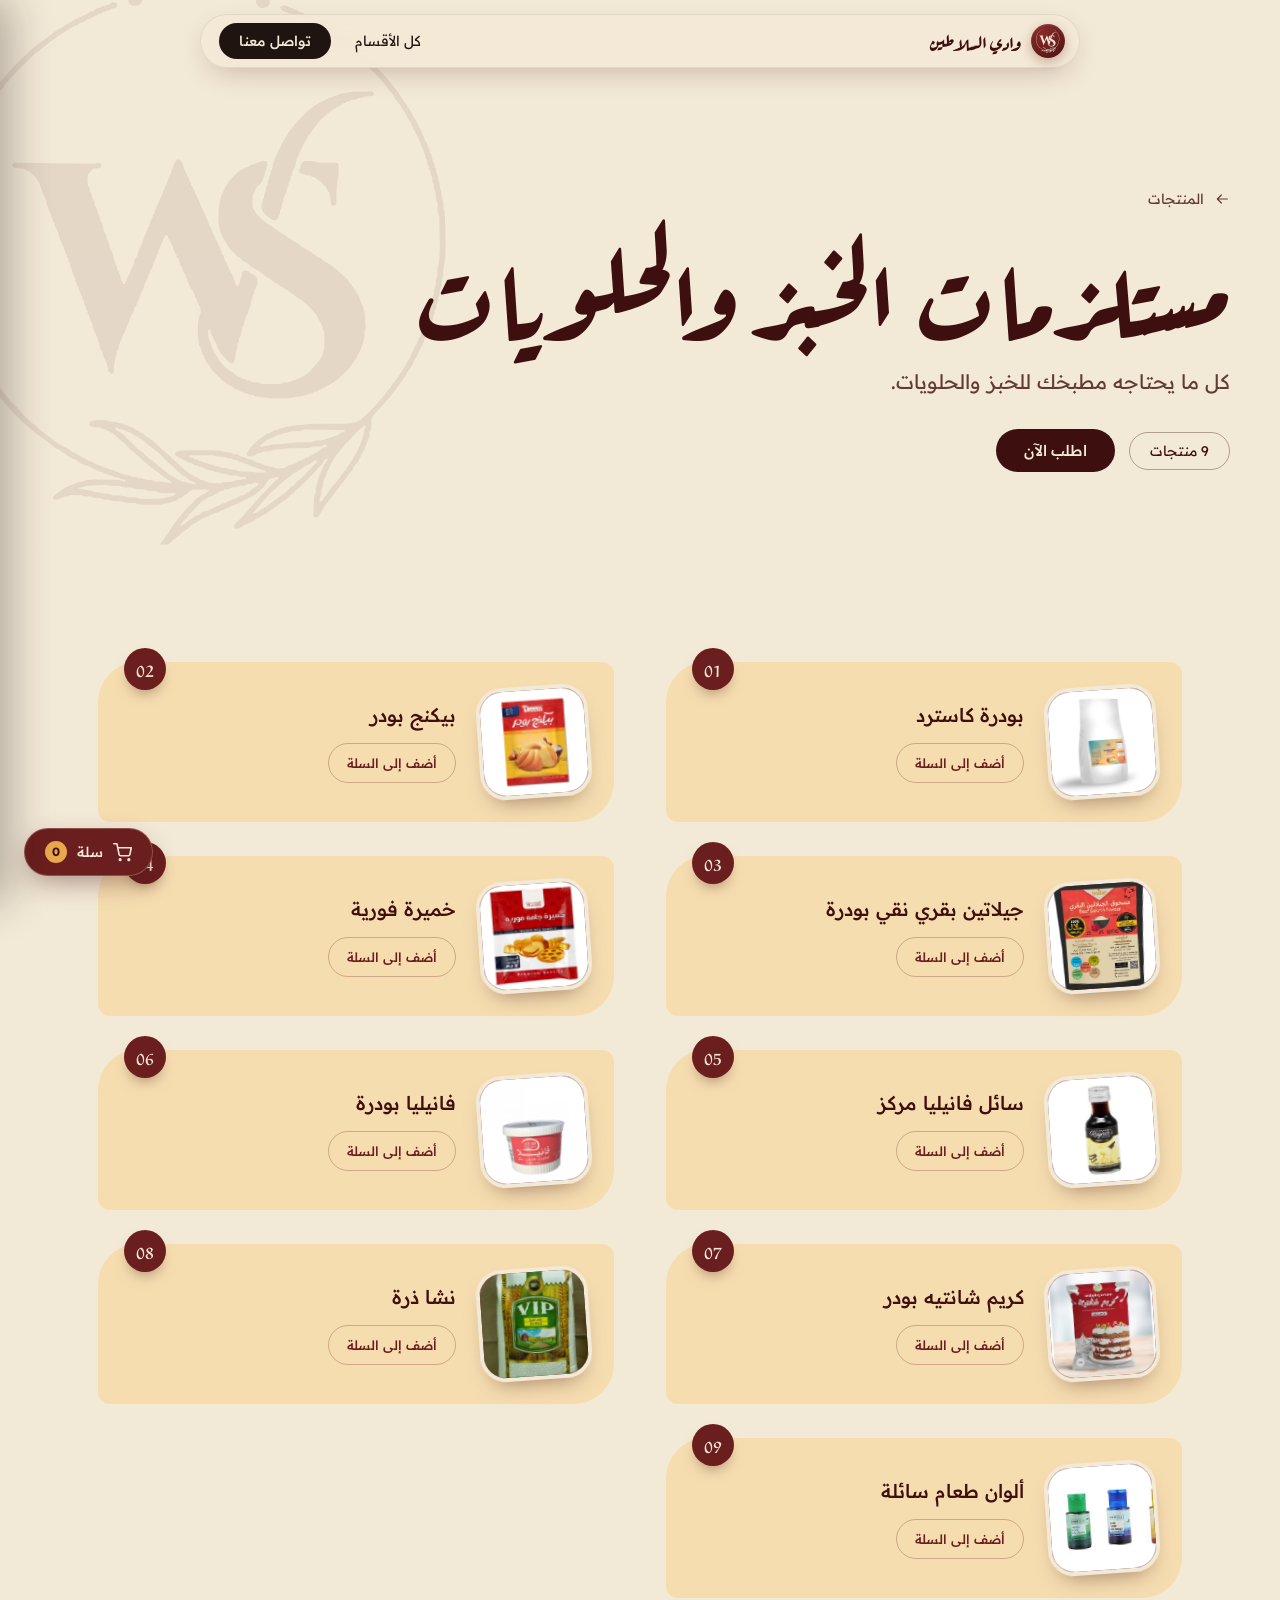
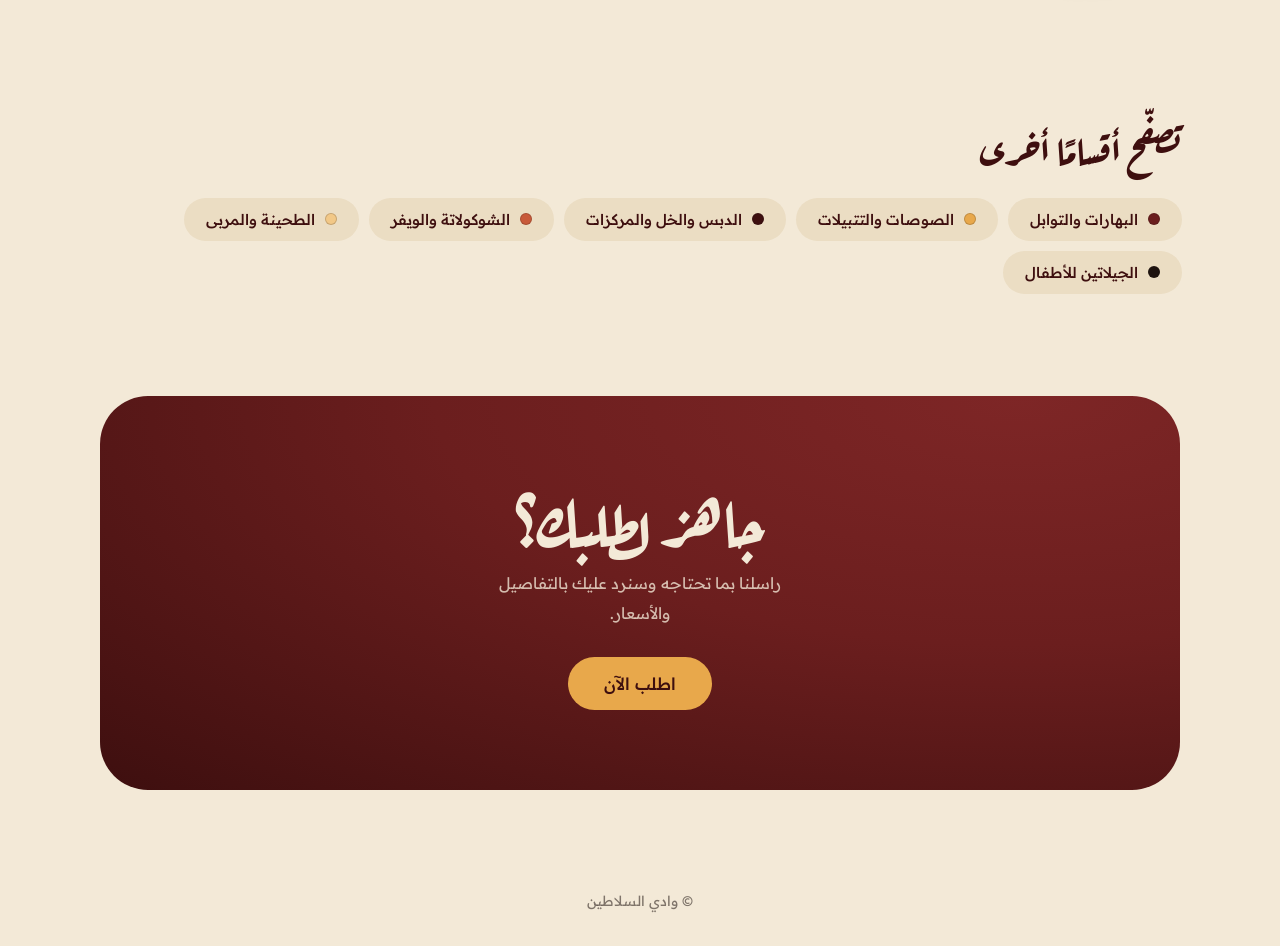
<file: baking.html>
<!DOCTYPE html>
<html lang="ar" dir="rtl">
<head>
<meta charset="UTF-8">
<meta name="viewport" content="width=device-width, initial-scale=1">
<title>مستلزمات الخبز والحلويات | وادي السلاطين</title>
<meta name="referrer" content="strict-origin-when-cross-origin">
<meta http-equiv="X-Content-Type-Options" content="nosniff">
<link rel="preconnect" href="https://fonts.googleapis.com">
<link rel="preconnect" href="https://fonts.gstatic.com" crossorigin>
<link rel="dns-prefetch" href="https://fonts.googleapis.com">
<link href="https://fonts.googleapis.com/css2?family=Aref+Ruqaa:wght@700&family=Readex+Pro:wght@400;500&display=swap" rel="stylesheet">
<link rel="stylesheet" href="/cart.css">
<link rel="icon" type="image/svg+xml" href="/favicon.svg">
<style>
  :root{--cream:#F3E9D7;--ink:#1F1410;--wine:#6B1E1E;--deep:#3E0F0F;--gold:#E8A84B;--clay:#C85A3A;--ease:cubic-bezier(.25,.8,.25,1)}
  *{margin:0;padding:0;box-sizing:border-box}
  html{scroll-behavior:smooth}
  body{font-family:'Readex Pro','Tajawal',sans-serif;background:var(--cream);color:var(--ink)}
  a:focus-visible{outline:2px solid var(--clay);outline-offset:3px}
  nav{position:fixed;top:14px;left:0;right:0;margin:0 auto;width:min(880px,calc(100% - 28px));z-index:50;display:flex;justify-content:space-between;align-items:center;gap:12px;padding:8px 14px 8px 18px;border-radius:100px;background:rgba(243,233,215,.88);-webkit-backdrop-filter:blur(20px) saturate(140%);backdrop-filter:blur(20px) saturate(140%);border:1px solid rgba(31,20,16,.08);box-shadow:0 10px 30px -10px rgba(62,15,15,.28)}
  .logo{font-family:'Aref Ruqaa',serif;font-size:20px;font-weight:700;color:var(--deep);display:flex;align-items:center;gap:10px;text-decoration:none;white-space:nowrap}
  .logo-mark{width:34px;height:34px;flex:none;padding:4px;border-radius:50%;color:var(--cream);background:radial-gradient(circle at 30% 25%,#8A2A2A,var(--wine) 55%,var(--deep));box-shadow:inset 0 1px 2px rgba(255,255,255,.18),0 4px 12px rgba(107,30,30,.3)}
  .nav-r{display:flex;align-items:center;gap:8px}
  .nav-back{padding:8px 16px;border-radius:100px;color:var(--ink);text-decoration:none;font-size:14px;white-space:nowrap;transition:background .3s,color .3s}
  .nav-back:hover{background:rgba(107,30,30,.07);color:var(--wine)}
  .nav-cta{padding:9px 20px;border-radius:100px;background:var(--ink);color:var(--cream);font-size:14px;font-weight:500;text-decoration:none;white-space:nowrap;transition:transform .3s var(--ease),background .3s}
  .nav-cta:hover{transform:scale(1.05);background:var(--wine)}
  @media (max-width:560px){.nav-back{padding:8px 10px;font-size:13px}}

  .ph{position:relative;overflow:hidden;isolation:isolate;background:var(--bg);color:var(--fg);border-radius:0 0 clamp(36px,6vw,80px) clamp(36px,6vw,80px);padding:clamp(130px,16vw,190px) clamp(18px,4vw,48px) clamp(48px,7vw,88px)}
  .ph-inner{max-width:1180px;margin:0 auto;position:relative}
  .crumb{display:inline-flex;align-items:center;gap:10px;font-size:14px;color:inherit;opacity:.8;text-decoration:none}
  .crumb:hover{opacity:1}
  .crumb svg{width:16px;height:16px;transform:scaleX(-1)}
  .ph h1{margin-top:20px;font-family:'Aref Ruqaa',serif;font-weight:700;font-size:clamp(46px,8.4vw,112px);line-height:1.08}
  .ph p{margin-top:16px;max-width:34ch;font-size:clamp(16px,2vw,20px);line-height:1.9;opacity:.8}
  .ph-row{display:flex;flex-wrap:wrap;align-items:center;gap:14px;margin-top:28px}
  .ph-count{padding:9px 20px;border-radius:100px;font-size:14px;border:1px solid color-mix(in srgb,currentColor 35%,transparent)}
  .ph-btn{padding:12px 28px;border-radius:100px;background:var(--fg);color:var(--bg);font-weight:500;font-size:15px;text-decoration:none;transition:transform .3s var(--ease)}
  .ph-btn:hover{transform:translateY(-3px)}
  .ph-mark{position:absolute;z-index:-1;width:clamp(300px,46vw,560px);aspect-ratio:1;left:-6%;top:50%;transform:translateY(-50%);opacity:.08}

  main{max-width:1180px;margin:0 auto;padding:clamp(48px,7vw,88px) clamp(18px,4vw,48px) 0}
  .pg+.pg{margin-top:clamp(40px,6vw,72px)}
  .pg-title{display:flex;align-items:center;gap:12px;font-family:'Aref Ruqaa',serif;font-weight:700;font-size:clamp(28px,3.4vw,40px);color:var(--deep);margin-bottom:8px}
  .pg-title::before{content:"";width:28px;height:2px;border-radius:2px;background:var(--clay)}
  /* Product card styles loaded from cart.css */

  .more{max-width:1180px;margin:clamp(56px,8vw,104px) auto 0;padding:0 clamp(18px,4vw,48px)}
  .more h2{font-family:'Aref Ruqaa',serif;font-size:clamp(28px,3.4vw,40px);color:var(--deep);margin-bottom:20px}
  .more-list{display:flex;flex-wrap:wrap;gap:10px}
  .more-list a{display:inline-flex;align-items:center;gap:10px;padding:12px 22px;border-radius:100px;background:#EBDDC3;color:var(--deep);text-decoration:none;font-size:15px;font-weight:500;transition:transform .3s var(--ease),background .3s}
  .more-list a:hover{transform:translateY(-3px);background:#E3D1B0}
  .more-list i{width:12px;height:12px;border-radius:50%;background:var(--bg);border:1px solid rgba(31,20,16,.2)}

  .end{padding:clamp(56px,8vw,104px) clamp(14px,4vw,48px)}
  .end-card{max-width:1080px;margin:0 auto;text-align:center;padding:clamp(40px,7vw,80px) 24px;border-radius:clamp(28px,4vw,48px);color:var(--cream);background:radial-gradient(120% 140% at 85% 0%,#7E2626 0%,var(--wine) 45%,var(--deep) 100%)}
  .end-card h2{font-family:'Aref Ruqaa',serif;font-weight:700;font-size:clamp(36px,6vw,68px);line-height:1.15}
  .end-card p{margin:14px auto 0;max-width:34ch;line-height:1.9;color:rgba(243,233,215,.78)}
  .end-card a{display:inline-block;margin-top:28px;padding:16px 36px;border-radius:100px;background:var(--gold);color:var(--deep);font-weight:500;font-size:17px;text-decoration:none;transition:transform .3s var(--ease),background .3s}
  .end-card a:hover{transform:translateY(-3px);background:#F0B65E}
  footer{text-align:center;padding:0 20px 36px;font-size:14px;color:rgba(31,20,16,.55)}
  @media (prefers-reduced-motion:reduce){*{transition-duration:.01ms !important}html{scroll-behavior:auto}}
</style>
</head>
<body>
<svg width="0" height="0" style="position:absolute" aria-hidden="true"><symbol id="ws-mark" viewBox="14 26 974 974"><path fill="currentColor" d="M 688 334 L 684 341 L 684 345 L 682 349 L 684 353 L 686 354 L 690 354 L 697 357 L 701 357 L 703 359 L 708 360 L 721 369 L 725 374 L 728 376 L 735 388 L 738 408 L 740 410 L 745 409 L 747 406 L 747 388 L 748 371 L 750 362 L 751 350 L 751 338 L 748 335 L 719 335 L 704 332 L 692 332 Z M 184 337 L 183 341 L 187 344 L 202 345 L 214 351 L 222 358 L 230 370 L 237 390 L 242 400 L 243 406 L 255 438 L 257 440 L 257 444 L 263 457 L 263 460 L 266 465 L 266 468 L 269 473 L 270 478 L 272 480 L 273 486 L 275 488 L 275 491 L 278 495 L 278 498 L 281 503 L 281 506 L 283 509 L 285 518 L 287 520 L 287 523 L 291 534 L 293 536 L 293 540 L 294 543 L 296 545 L 296 548 L 299 552 L 299 556 L 302 561 L 302 564 L 305 569 L 305 572 L 308 576 L 308 580 L 311 585 L 311 588 L 314 593 L 314 596 L 317 601 L 317 604 L 323 617 L 323 621 L 326 626 L 326 629 L 328 631 L 329 636 L 332 641 L 332 645 L 335 650 L 335 653 L 338 662 L 340 664 L 341 670 L 347 683 L 350 693 L 350 697 L 355 702 L 359 701 L 360 698 L 360 687 L 363 672 L 365 668 L 365 664 L 368 658 L 369 652 L 372 644 L 374 642 L 374 639 L 380 627 L 381 622 L 383 620 L 384 615 L 386 613 L 389 603 L 395 592 L 396 587 L 398 585 L 404 571 L 405 566 L 407 564 L 407 561 L 410 557 L 413 550 L 413 547 L 419 535 L 420 530 L 422 528 L 423 523 L 425 521 L 428 514 L 428 511 L 434 499 L 434 496 L 437 492 L 437 489 L 449 462 L 452 461 L 454 463 L 455 467 L 457 469 L 457 471 L 463 481 L 463 484 L 467 493 L 469 495 L 469 498 L 472 502 L 475 509 L 475 512 L 478 516 L 481 525 L 484 529 L 487 538 L 494 553 L 499 561 L 502 570 L 505 574 L 505 577 L 511 589 L 511 597 L 508 604 L 506 619 L 506 636 L 508 651 L 509 654 L 511 656 L 512 662 L 514 665 L 514 668 L 517 671 L 517 674 L 520 678 L 520 680 L 532 697 L 547 712 L 559 721 L 565 724 L 568 727 L 574 730 L 576 730 L 580 733 L 583 733 L 587 736 L 591 736 L 597 739 L 602 739 L 606 741 L 633 745 L 662 745 L 670 744 L 674 742 L 681 742 L 698 738 L 700 736 L 705 736 L 709 733 L 713 733 L 717 730 L 720 730 L 723 727 L 726 727 L 729 724 L 731 724 L 749 712 L 769 693 L 783 673 L 790 658 L 794 646 L 796 637 L 796 628 L 798 622 L 796 597 L 793 584 L 790 579 L 786 567 L 781 560 L 781 558 L 778 555 L 777 552 L 774 549 L 772 545 L 769 543 L 768 540 L 748 521 L 736 512 L 724 505 L 721 502 L 713 498 L 704 491 L 687 481 L 681 476 L 664 466 L 658 461 L 650 457 L 631 443 L 628 442 L 618 434 L 607 422 L 602 414 L 601 409 L 601 397 L 602 391 L 608 378 L 615 371 L 619 365 L 620 361 L 622 359 L 622 355 L 627 340 L 626 333 L 624 332 L 619 332 L 609 335 L 604 338 L 600 338 L 596 341 L 587 344 L 584 347 L 582 347 L 574 353 L 562 365 L 554 377 L 547 392 L 545 399 L 542 419 L 542 439 L 544 451 L 550 467 L 562 485 L 576 499 L 579 500 L 585 506 L 591 509 L 598 515 L 617 527 L 624 533 L 630 536 L 642 545 L 644 545 L 651 551 L 653 551 L 662 557 L 669 563 L 671 563 L 678 569 L 688 575 L 694 580 L 705 591 L 712 600 L 723 620 L 723 624 L 725 627 L 726 631 L 726 657 L 723 669 L 719 677 L 701 698 L 692 705 L 674 714 L 671 714 L 668 716 L 664 717 L 658 717 L 649 720 L 618 720 L 609 717 L 602 717 L 599 716 L 597 714 L 593 714 L 588 711 L 585 711 L 573 705 L 566 699 L 564 699 L 556 693 L 545 681 L 533 663 L 533 660 L 530 656 L 529 650 L 524 638 L 524 631 L 523 630 L 526 624 L 529 633 L 532 637 L 532 640 L 536 646 L 541 658 L 544 661 L 544 663 L 549 670 L 560 682 L 563 684 L 568 684 L 571 675 L 572 663 L 574 659 L 575 650 L 577 647 L 578 640 L 580 637 L 584 620 L 586 617 L 587 610 L 589 608 L 590 602 L 592 599 L 598 581 L 599 574 L 601 572 L 601 568 L 604 562 L 605 556 L 607 554 L 610 544 L 610 537 L 606 532 L 602 529 L 600 529 L 592 523 L 586 523 L 583 526 L 582 533 L 580 536 L 580 540 L 578 546 L 575 550 L 573 548 L 566 530 L 563 526 L 556 509 L 554 507 L 550 496 L 548 494 L 547 489 L 545 487 L 545 484 L 539 471 L 536 467 L 536 464 L 530 453 L 530 450 L 527 446 L 518 423 L 515 419 L 515 416 L 512 412 L 509 403 L 505 394 L 503 392 L 500 383 L 494 373 L 494 370 L 491 366 L 490 361 L 488 359 L 481 343 L 479 336 L 475 330 L 471 329 L 467 333 L 466 337 L 464 339 L 463 344 L 461 346 L 460 349 L 460 352 L 457 357 L 457 360 L 454 364 L 451 374 L 449 376 L 448 381 L 446 383 L 445 388 L 434 412 L 433 417 L 431 419 L 430 424 L 428 426 L 427 431 L 424 436 L 421 446 L 419 448 L 418 453 L 416 455 L 415 460 L 412 465 L 409 475 L 404 485 L 400 498 L 398 500 L 395 507 L 395 510 L 379 546 L 375 545 L 375 542 L 372 538 L 371 531 L 368 523 L 366 521 L 365 515 L 363 512 L 362 506 L 360 504 L 359 497 L 356 488 L 354 486 L 350 471 L 348 468 L 347 462 L 342 452 L 341 445 L 336 434 L 336 431 L 331 420 L 331 417 L 327 409 L 326 403 L 322 395 L 321 389 L 318 383 L 318 379 L 315 374 L 314 366 L 315 355 L 322 347 L 326 345 L 331 345 L 338 343 L 338 337 L 333 335 L 324 337 L 187 335 Z M 809 211 L 771 212 L 752 216 L 746 219 L 742 219 L 740 221 L 734 222 L 732 224 L 730 224 L 726 227 L 722 228 L 709 236 L 696 246 L 678 264 L 664 282 L 652 302 L 639 330 L 639 333 L 637 335 L 636 344 L 633 350 L 633 354 L 630 360 L 630 363 L 628 366 L 627 374 L 625 377 L 624 385 L 622 388 L 621 396 L 619 400 L 617 409 L 617 415 L 618 418 L 623 425 L 635 434 L 638 435 L 642 435 L 646 431 L 646 428 L 649 423 L 649 418 L 652 412 L 652 408 L 655 402 L 655 398 L 661 383 L 661 379 L 664 374 L 664 370 L 667 365 L 667 361 L 670 356 L 670 353 L 676 339 L 676 336 L 679 327 L 682 322 L 682 319 L 685 315 L 685 312 L 688 308 L 688 306 L 691 302 L 691 300 L 697 292 L 697 290 L 718 262 L 736 246 L 748 238 L 753 236 L 758 232 L 763 231 L 765 229 L 770 228 L 773 226 L 781 225 L 784 223 L 792 222 L 796 220 L 810 219 L 812 217 L 813 214 Z M 332 66 L 322 72 L 319 72 L 315 75 L 303 81 L 299 82 L 297 84 L 295 84 L 260 105 L 220 135 L 192 161 L 159 198 L 129 241 L 129 243 L 126 246 L 126 248 L 123 251 L 123 253 L 114 267 L 114 269 L 112 271 L 111 275 L 108 279 L 105 288 L 103 290 L 99 302 L 96 306 L 96 309 L 93 314 L 90 323 L 90 326 L 87 332 L 87 336 L 84 341 L 81 351 L 81 355 L 79 359 L 78 367 L 75 374 L 75 381 L 72 390 L 72 398 L 69 407 L 69 419 L 66 434 L 65 457 L 66 479 L 65 484 L 67 511 L 69 516 L 69 527 L 72 539 L 73 553 L 75 556 L 75 562 L 78 568 L 78 574 L 79 578 L 81 581 L 82 590 L 84 593 L 84 597 L 87 602 L 87 606 L 90 611 L 90 615 L 93 620 L 93 623 L 96 627 L 96 631 L 99 635 L 99 638 L 102 642 L 102 645 L 105 649 L 105 652 L 108 656 L 108 659 L 111 662 L 117 676 L 126 690 L 126 692 L 129 695 L 129 697 L 138 709 L 141 715 L 147 722 L 151 729 L 156 734 L 158 738 L 177 761 L 192 777 L 216 799 L 220 801 L 222 804 L 247 822 L 258 831 L 266 835 L 272 840 L 274 840 L 277 843 L 287 849 L 291 850 L 293 852 L 295 852 L 298 855 L 310 861 L 313 861 L 316 864 L 319 864 L 323 867 L 337 873 L 340 873 L 344 876 L 347 876 L 352 879 L 356 879 L 361 882 L 369 883 L 372 885 L 375 885 L 380 887 L 379 890 L 369 887 L 327 886 L 312 887 L 305 890 L 300 890 L 276 900 L 259 911 L 254 917 L 254 919 L 256 921 L 264 921 L 267 918 L 270 918 L 275 915 L 280 915 L 284 913 L 301 913 L 308 915 L 318 915 L 326 918 L 335 918 L 343 921 L 351 921 L 361 924 L 371 924 L 382 927 L 396 927 L 402 929 L 410 930 L 443 930 L 452 927 L 457 927 L 462 924 L 465 924 L 471 921 L 474 918 L 477 918 L 484 912 L 487 911 L 492 906 L 494 906 L 496 904 L 521 903 L 526 905 L 518 911 L 515 911 L 503 920 L 484 939 L 464 964 L 454 980 L 450 984 L 449 987 L 440 999 L 455 999 L 462 992 L 473 984 L 480 977 L 488 972 L 494 966 L 514 954 L 525 950 L 527 948 L 534 945 L 544 942 L 546 940 L 551 939 L 555 936 L 560 935 L 562 933 L 578 927 L 582 924 L 592 920 L 594 918 L 596 918 L 599 915 L 601 915 L 604 912 L 606 912 L 620 900 L 630 885 L 645 881 L 647 884 L 639 890 L 621 909 L 618 911 L 585 949 L 570 964 L 569 969 L 571 971 L 577 971 L 579 969 L 581 969 L 585 966 L 601 959 L 608 954 L 610 954 L 618 948 L 620 948 L 638 936 L 662 918 L 668 912 L 673 909 L 675 906 L 683 900 L 706 877 L 721 860 L 727 851 L 732 849 L 732 851 L 726 860 L 717 880 L 711 901 L 711 908 L 708 917 L 707 949 L 708 951 L 713 952 L 716 950 L 727 932 L 757 892 L 765 883 L 766 880 L 775 869 L 778 863 L 783 857 L 789 847 L 790 843 L 795 835 L 804 812 L 805 804 L 807 800 L 808 784 L 810 776 L 840 743 L 858 719 L 870 701 L 870 699 L 873 696 L 882 681 L 882 679 L 888 670 L 893 658 L 897 652 L 897 649 L 899 647 L 900 642 L 903 638 L 903 635 L 906 631 L 906 628 L 908 626 L 909 620 L 912 615 L 915 606 L 915 603 L 918 597 L 918 593 L 921 587 L 921 582 L 924 575 L 924 570 L 926 566 L 927 557 L 930 548 L 930 540 L 933 530 L 933 520 L 936 505 L 937 482 L 936 431 L 935 421 L 933 414 L 933 404 L 930 393 L 929 382 L 927 378 L 927 372 L 924 364 L 924 360 L 921 353 L 920 345 L 918 342 L 918 338 L 915 333 L 912 321 L 909 316 L 909 313 L 908 310 L 906 308 L 906 305 L 903 298 L 900 294 L 899 289 L 897 287 L 894 278 L 884 259 L 879 252 L 879 250 L 852 209 L 829 181 L 799 150 L 794 147 L 782 135 L 758 116 L 744 106 L 741 105 L 738 102 L 736 102 L 730 97 L 713 87 L 711 87 L 705 84 L 702 81 L 700 81 L 698 79 L 694 78 L 690 75 L 681 72 L 677 69 L 675 69 L 673 67 L 668 66 L 663 63 L 656 61 L 651 63 L 649 65 L 652 70 L 658 73 L 661 73 L 666 76 L 669 76 L 673 79 L 676 79 L 680 82 L 682 82 L 686 85 L 698 91 L 702 92 L 718 102 L 722 103 L 734 112 L 736 112 L 743 118 L 745 118 L 749 122 L 761 130 L 786 151 L 830 197 L 837 207 L 845 216 L 848 222 L 860 238 L 860 240 L 863 243 L 878 269 L 878 271 L 880 273 L 881 277 L 887 287 L 898 313 L 899 318 L 902 323 L 902 327 L 905 332 L 905 336 L 908 341 L 908 345 L 911 351 L 911 355 L 914 362 L 914 368 L 916 371 L 917 375 L 917 381 L 920 388 L 920 397 L 923 406 L 923 418 L 926 430 L 927 480 L 926 504 L 925 512 L 923 518 L 923 530 L 920 539 L 920 548 L 917 556 L 917 563 L 914 570 L 914 575 L 911 582 L 911 587 L 908 592 L 908 596 L 905 601 L 905 605 L 902 610 L 902 614 L 899 618 L 899 622 L 893 634 L 893 637 L 890 641 L 890 644 L 887 648 L 887 650 L 884 654 L 875 674 L 860 699 L 857 702 L 857 704 L 855 705 L 854 708 L 843 722 L 842 725 L 833 735 L 831 739 L 806 767 L 788 783 L 784 785 L 772 788 L 759 789 L 709 789 L 671 792 L 667 794 L 662 794 L 657 795 L 654 797 L 650 797 L 644 800 L 641 800 L 634 803 L 630 806 L 626 807 L 614 815 L 598 830 L 591 840 L 592 845 L 601 846 L 612 840 L 616 840 L 619 838 L 623 837 L 630 837 L 641 834 L 652 834 L 658 832 L 699 831 L 705 829 L 721 828 L 724 826 L 729 825 L 731 828 L 728 830 L 724 831 L 716 837 L 696 848 L 693 848 L 690 851 L 688 851 L 686 853 L 682 854 L 678 857 L 671 860 L 668 860 L 656 866 L 648 867 L 639 866 L 636 864 L 632 864 L 619 860 L 617 858 L 611 857 L 603 854 L 601 852 L 595 851 L 590 848 L 579 845 L 577 843 L 574 842 L 569 842 L 563 839 L 557 839 L 545 836 L 529 835 L 496 835 L 473 836 L 467 839 L 466 842 L 469 846 L 471 846 L 473 848 L 477 849 L 487 855 L 496 858 L 500 861 L 506 862 L 508 864 L 512 864 L 525 870 L 530 870 L 536 873 L 544 874 L 547 876 L 554 876 L 562 879 L 572 879 L 579 881 L 589 881 L 590 885 L 586 885 L 581 887 L 574 887 L 566 890 L 549 891 L 545 893 L 540 892 L 535 893 L 523 891 L 515 887 L 512 887 L 504 882 L 500 881 L 497 878 L 495 878 L 484 870 L 428 819 L 420 813 L 417 812 L 410 806 L 402 801 L 398 800 L 397 798 L 391 795 L 386 794 L 382 791 L 379 791 L 376 789 L 369 788 L 365 786 L 352 785 L 347 783 L 327 783 L 318 786 L 317 791 L 319 793 L 325 795 L 333 795 L 337 796 L 340 798 L 346 799 L 348 801 L 350 801 L 357 805 L 375 820 L 389 834 L 420 861 L 452 885 L 459 889 L 460 893 L 444 890 L 435 890 L 424 887 L 417 887 L 408 884 L 403 884 L 400 882 L 391 881 L 385 878 L 381 878 L 371 875 L 365 872 L 362 872 L 357 869 L 353 869 L 348 866 L 343 865 L 341 863 L 338 863 L 324 857 L 320 854 L 317 854 L 308 848 L 306 848 L 291 839 L 289 839 L 276 830 L 271 828 L 268 825 L 266 825 L 263 822 L 260 821 L 232 800 L 224 792 L 218 788 L 206 777 L 187 756 L 181 751 L 154 717 L 149 708 L 142 699 L 130 679 L 130 677 L 127 674 L 112 644 L 112 641 L 106 629 L 106 626 L 103 621 L 103 618 L 100 613 L 97 604 L 97 600 L 94 595 L 91 585 L 91 580 L 88 574 L 88 568 L 83 551 L 82 539 L 80 535 L 79 528 L 79 516 L 77 509 L 76 500 L 76 437 L 77 427 L 79 419 L 79 405 L 80 400 L 82 397 L 82 390 L 83 385 L 85 382 L 85 376 L 88 364 L 91 357 L 91 352 L 94 346 L 94 342 L 97 337 L 97 333 L 100 328 L 100 325 L 103 320 L 103 317 L 106 312 L 106 309 L 115 288 L 118 284 L 118 282 L 121 278 L 122 274 L 124 272 L 124 270 L 130 261 L 130 259 L 150 227 L 156 220 L 160 213 L 168 204 L 170 200 L 193 174 L 220 148 L 250 124 L 267 112 L 292 97 L 294 97 L 303 91 L 305 91 L 311 88 L 314 85 L 317 85 L 323 82 L 327 79 L 330 79 L 334 76 L 337 76 L 341 73 L 344 73 L 349 70 L 353 70 L 357 67 L 360 67 L 364 65 L 366 62 L 365 57 L 361 56 L 356 57 L 351 60 L 345 61 L 343 63 L 340 63 L 335 66 Z M 297 901 L 299 900 L 304 900 L 313 897 L 344 895 L 355 897 L 368 897 L 380 900 L 389 900 L 402 903 L 413 903 L 420 906 L 432 906 L 438 909 L 450 910 L 464 909 L 468 911 L 464 914 L 455 917 L 450 917 L 447 919 L 417 920 L 403 919 L 398 917 L 384 917 L 371 914 L 360 914 L 352 911 L 338 910 L 334 908 L 327 908 L 323 907 L 320 905 L 310 904 Z M 613 893 L 608 898 L 604 900 L 594 908 L 592 908 L 589 911 L 583 914 L 580 914 L 578 916 L 576 916 L 572 919 L 567 920 L 563 923 L 560 923 L 556 926 L 546 929 L 542 932 L 539 932 L 537 934 L 521 941 L 518 941 L 512 944 L 509 947 L 501 950 L 498 953 L 496 953 L 480 965 L 474 967 L 481 958 L 488 951 L 491 946 L 493 945 L 511 926 L 522 918 L 528 915 L 530 915 L 546 906 L 549 906 L 554 903 L 558 903 L 566 900 L 571 900 L 579 897 L 587 897 L 593 894 L 599 894 L 605 891 Z M 714 854 L 705 864 L 699 869 L 693 877 L 686 884 L 678 890 L 673 896 L 667 900 L 659 908 L 624 934 L 619 936 L 608 944 L 601 945 L 632 910 L 656 888 L 672 876 L 678 873 L 681 870 L 683 870 L 695 861 L 697 861 L 711 852 Z M 491 844 L 532 844 L 539 846 L 546 846 L 553 847 L 558 849 L 563 849 L 569 852 L 573 852 L 578 855 L 584 856 L 586 858 L 589 858 L 602 864 L 605 864 L 609 867 L 615 868 L 617 870 L 622 870 L 625 874 L 607 874 L 597 872 L 582 872 L 576 871 L 572 869 L 564 869 L 555 866 L 549 866 L 545 865 L 542 863 L 537 863 L 531 860 L 526 860 L 521 857 L 517 857 L 512 854 L 509 854 L 504 851 L 501 851 L 499 849 L 493 848 L 491 847 Z M 763 800 L 760 803 L 756 804 L 749 809 L 721 818 L 713 818 L 702 821 L 684 821 L 669 822 L 657 824 L 635 825 L 630 827 L 620 828 L 617 830 L 614 827 L 623 820 L 633 814 L 637 813 L 639 811 L 656 805 L 665 804 L 669 802 L 686 801 L 692 799 Z M 363 796 L 367 796 L 369 798 L 375 799 L 387 804 L 408 816 L 438 840 L 456 858 L 465 865 L 469 870 L 480 879 L 486 882 L 493 888 L 495 888 L 502 892 L 501 895 L 494 893 L 490 893 L 484 890 L 480 890 L 471 886 L 458 878 L 438 863 L 428 854 L 423 851 L 410 839 L 402 833 L 375 807 L 367 801 L 364 800 L 362 798 Z M 798 791 L 798 794 L 795 801 L 795 805 L 788 827 L 786 829 L 785 834 L 770 859 L 765 865 L 764 868 L 760 872 L 758 876 L 754 880 L 753 883 L 741 897 L 726 917 L 723 923 L 718 925 L 718 920 L 721 911 L 721 904 L 724 897 L 724 891 L 727 882 L 729 880 L 730 875 L 734 866 L 736 864 L 736 862 L 739 856 L 748 842 L 760 828 L 763 823 L 766 821 L 786 800 Z M 617 43 L 613 45 L 609 49 L 607 53 L 607 57 L 612 64 L 617 66 L 622 66 L 628 63 L 631 59 L 631 51 L 627 46 L 620 43 Z M 393 40 L 390 42 L 385 48 L 385 54 L 386 57 L 390 61 L 393 62 L 401 62 L 404 61 L 409 54 L 409 48 L 408 46 L 404 42 L 400 40 Z M 541 30 L 535 35 L 534 38 L 534 45 L 537 49 L 542 52 L 550 52 L 557 46 L 557 43 L 558 42 L 557 37 L 554 32 L 550 30 Z M 468 28 L 461 33 L 459 36 L 458 41 L 460 46 L 464 49 L 469 51 L 474 51 L 481 47 L 483 41 L 482 34 L 475 28 Z"/></symbol></svg>
<nav aria-label="التنقل الرئيسي">
  <a href="index.html" class="logo" aria-label="وادي السلاطين"><svg class="logo-mark" viewBox="14 26 974 974" aria-hidden="true"><use href="#ws-mark"/></svg><span>وادي السلاطين</span></a>
  <div class="nav-r"><a href="index.html#showcase" class="nav-back">كل الأقسام</a><a href="index.html#cta" class="nav-cta">تواصل معنا</a></div>
  <button class="burger" id="burger" aria-label="فتح القائمة" aria-expanded="false" aria-controls="drawer">
    <span></span><span></span><span></span>
  </button>
</nav>

<div class="drawer" id="drawer">
  <a href="index.html">الرئيسية</a>
  <a href="index.html#cta">تواصل معنا</a>
  <button type="button" class="drawer-cart-btn" id="ws-drawer-cart-btn">
    <span>سلة</span>
    <span class="badge" id="ws-drawer-cart-count">0</span>
  </button>
</div>

<header class="ph" style="--bg:#F3E9D7;--fg:#3E0F0F">
  <svg class="ph-mark" viewBox="14 26 974 974" aria-hidden="true"><use href="#ws-mark"/></svg>
  <div class="ph-inner">
    <a class="crumb" href="index.html#showcase"><svg viewBox="0 0 24 24" fill="none" stroke="currentColor" stroke-width="1.8" stroke-linecap="round" stroke-linejoin="round" aria-hidden="true"><path d="M4 12h15M13 6l6 6-6 6"/></svg>المنتجات</a>
    <h1>مستلزمات الخبز والحلويات</h1>
    <p>كل ما يحتاجه مطبخك للخبز والحلويات.</p>
    <div class="ph-row"><span class="ph-count">9 منتجات</span><a class="ph-btn" href="index.html#cta">اطلب الآن</a></div>
  </div>
</header>

<main>
  <section class="pg">
    <ol class="items">
      <li>
        <span class="i-img">
          <svg class="i-ph" viewBox="14 26 974 974" aria-hidden="true"><use href="#ws-mark"/></svg>
          <img src="/products/بودرة كاسترد.webp" alt="بودرة كاسترد" loading="lazy" width="240" height="300" onerror="this.remove()">
        </span>
        <div class="i-body">
          <span class="i-n">01</span>
          <span class="i-name">بودرة كاسترد</span>
          <button type="button" class="i-go">أضف إلى السلة</button>
        </div>
      </li>
      <li>
        <span class="i-img">
          <svg class="i-ph" viewBox="14 26 974 974" aria-hidden="true"><use href="#ws-mark"/></svg>
          <img src="/products/بيكنج بودر.webp" alt="بيكنج بودر" loading="lazy" width="240" height="300" onerror="this.remove()">
        </span>
        <div class="i-body">
          <span class="i-n">02</span>
          <span class="i-name">بيكنج بودر</span>
          <button type="button" class="i-go">أضف إلى السلة</button>
        </div>
      </li>
      <li>
        <span class="i-img">
          <svg class="i-ph" viewBox="14 26 974 974" aria-hidden="true"><use href="#ws-mark"/></svg>
          <img src="/products/جيلاتين بقري نقي بودرة.jpg.jpeg" alt="جيلاتين بقري نقي بودرة" loading="lazy" width="240" height="300" onerror="this.remove()">
        </span>
        <div class="i-body">
          <span class="i-n">03</span>
          <span class="i-name">جيلاتين بقري نقي بودرة</span>
          <button type="button" class="i-go">أضف إلى السلة</button>
        </div>
      </li>
      <li>
        <span class="i-img">
          <svg class="i-ph" viewBox="14 26 974 974" aria-hidden="true"><use href="#ws-mark"/></svg>
          <img src="/products/خميرة فورية.webp" alt="خميرة فورية" loading="lazy" width="240" height="300" onerror="this.remove()">
        </span>
        <div class="i-body">
          <span class="i-n">04</span>
          <span class="i-name">خميرة فورية</span>
          <button type="button" class="i-go">أضف إلى السلة</button>
        </div>
      </li>
      <li>
        <span class="i-img">
          <svg class="i-ph" viewBox="14 26 974 974" aria-hidden="true"><use href="#ws-mark"/></svg>
          <img src="/products/سائل فانيليا مركز.jpg.jpeg" alt="سائل فانيليا مركز" loading="lazy" width="240" height="300" onerror="this.remove()">
        </span>
        <div class="i-body">
          <span class="i-n">05</span>
          <span class="i-name">سائل فانيليا مركز</span>
          <button type="button" class="i-go">أضف إلى السلة</button>
        </div>
      </li>
      <li>
        <span class="i-img">
          <svg class="i-ph" viewBox="14 26 974 974" aria-hidden="true"><use href="#ws-mark"/></svg>
          <img src="/products/فانيليا بودرة.webp" alt="فانيليا بودرة" loading="lazy" width="240" height="300" onerror="this.remove()">
        </span>
        <div class="i-body">
          <span class="i-n">06</span>
          <span class="i-name">فانيليا بودرة</span>
          <button type="button" class="i-go">أضف إلى السلة</button>
        </div>
      </li>
      <li>
        <span class="i-img">
          <svg class="i-ph" viewBox="14 26 974 974" aria-hidden="true"><use href="#ws-mark"/></svg>
          <img src="/products/كريم شانتيه بودر.jpg.jpeg" alt="كريم شانتيه بودر" loading="lazy" width="240" height="300" onerror="this.remove()">
        </span>
        <div class="i-body">
          <span class="i-n">07</span>
          <span class="i-name">كريم شانتيه بودر</span>
          <button type="button" class="i-go">أضف إلى السلة</button>
        </div>
      </li>
      <li>
        <span class="i-img">
          <svg class="i-ph" viewBox="14 26 974 974" aria-hidden="true"><use href="#ws-mark"/></svg>
          <img src="/products/نشا ذرة.jpg.jpeg" alt="نشا ذرة" loading="lazy" width="240" height="300" onerror="this.remove()">
        </span>
        <div class="i-body">
          <span class="i-n">08</span>
          <span class="i-name">نشا ذرة</span>
          <button type="button" class="i-go">أضف إلى السلة</button>
        </div>
      </li>
      <li>
        <span class="i-img">
          <svg class="i-ph" viewBox="14 26 974 974" aria-hidden="true"><use href="#ws-mark"/></svg>
          <img src="/products/ألوان طعام سائلة.jpg.jpeg" alt="ألوان طعام سائلة" loading="lazy" width="240" height="300" onerror="this.remove()">
        </span>
        <div class="i-body">
          <span class="i-n">09</span>
          <span class="i-name">ألوان طعام سائلة</span>
          <button type="button" class="i-go">أضف إلى السلة</button>
        </div>
      </li>
    </ol>
  </section>
</main>

<div class="more"><h2>تصفّح أقسامًا أخرى</h2><div class="more-list"><a href="spices.html" style="--bg:#6B1E1E"><i></i>البهارات والتوابل</a><a href="sauces.html" style="--bg:#E8A84B"><i></i>الصوصات والتتبيلات</a><a href="molasses.html" style="--bg:#3E0F0F"><i></i>الدبس والخل والمركزات</a><a href="chocolate.html" style="--bg:#C85A3A"><i></i>الشوكولاتة والويفر</a><a href="tahini.html" style="--bg:#F2C887"><i></i>الطحينة والمربى</a><a href="gelatin.html" style="--bg:#1F1410"><i></i>الجيلاتين للأطفال</a></div></div>

<section class="end"><div class="end-card"><h2>جاهز لطلبك؟</h2><p>راسلنا بما تحتاجه وسنرد عليك بالتفاصيل والأسعار.</p><a href="index.html#cta">اطلب الآن</a></div></section>
<footer>© وادي السلاطين</footer>
<script src="/cart.js"></script>
</body>
</html>
</file>
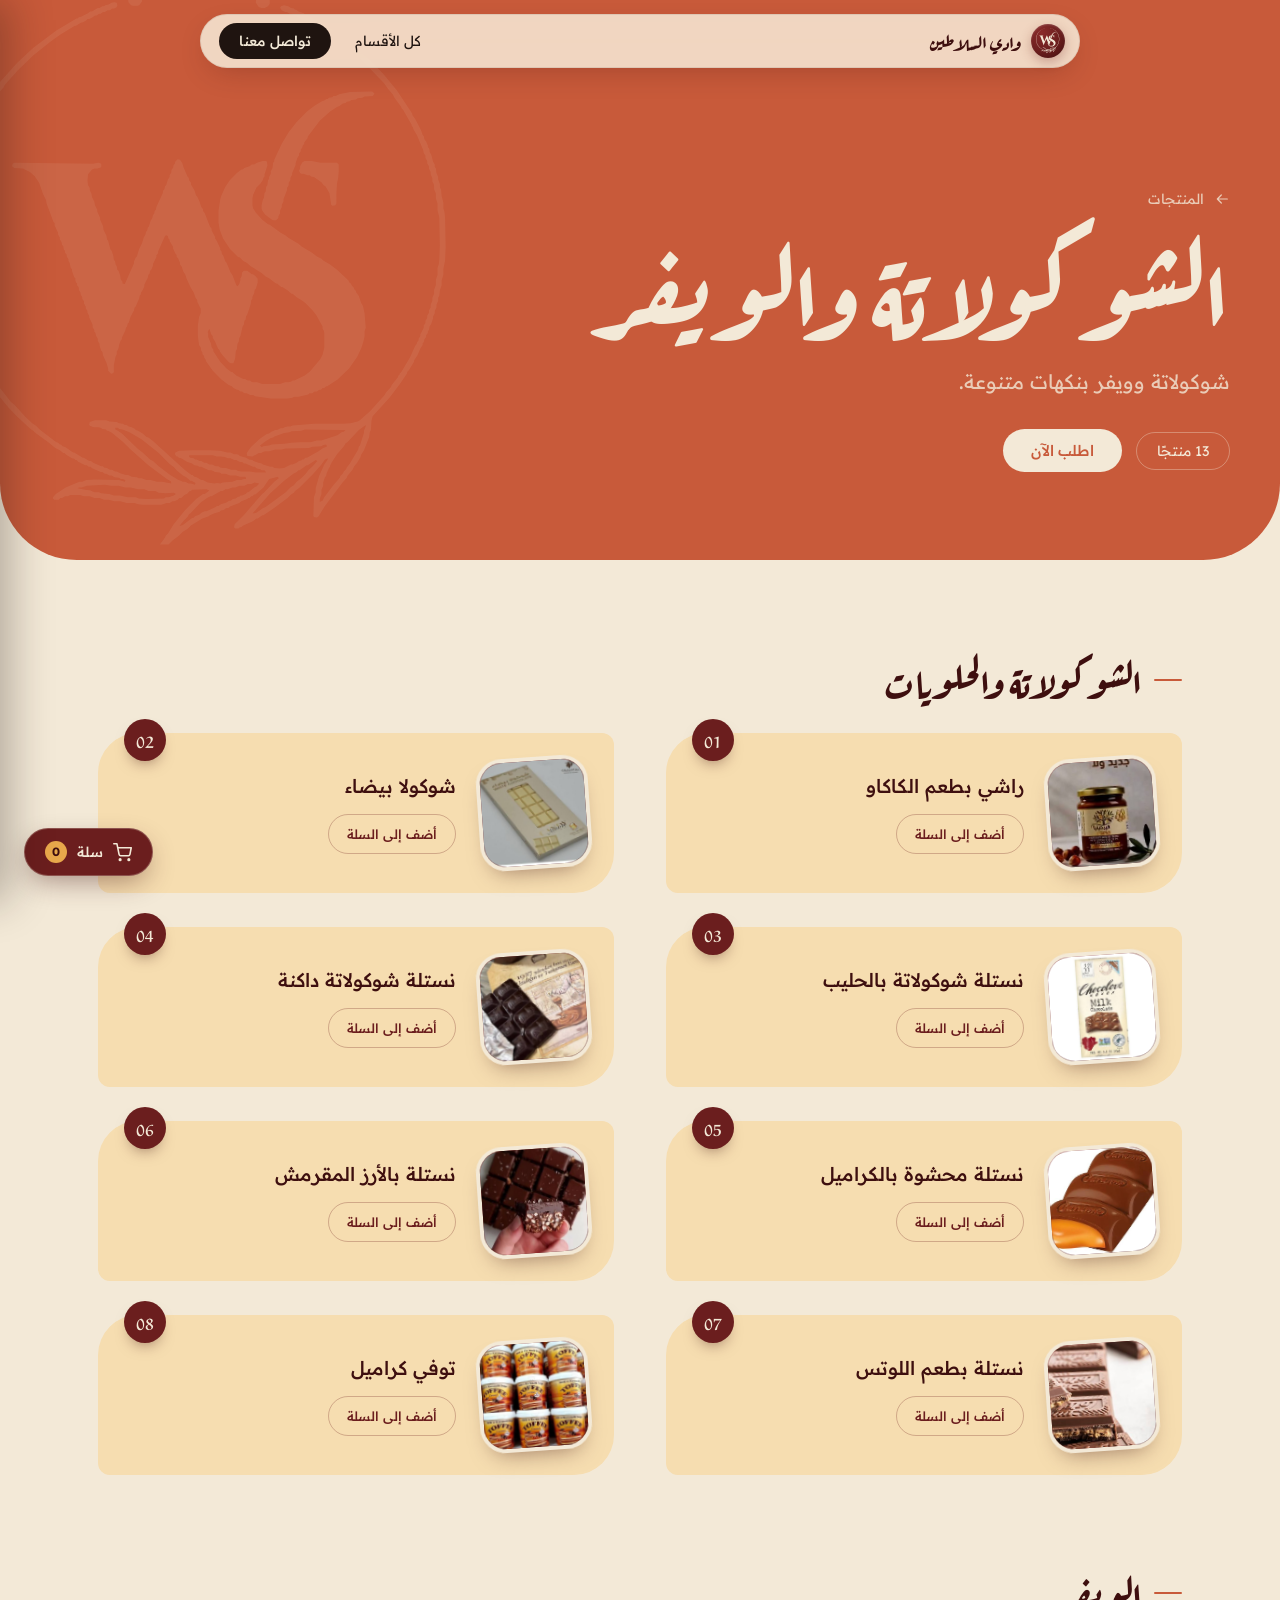
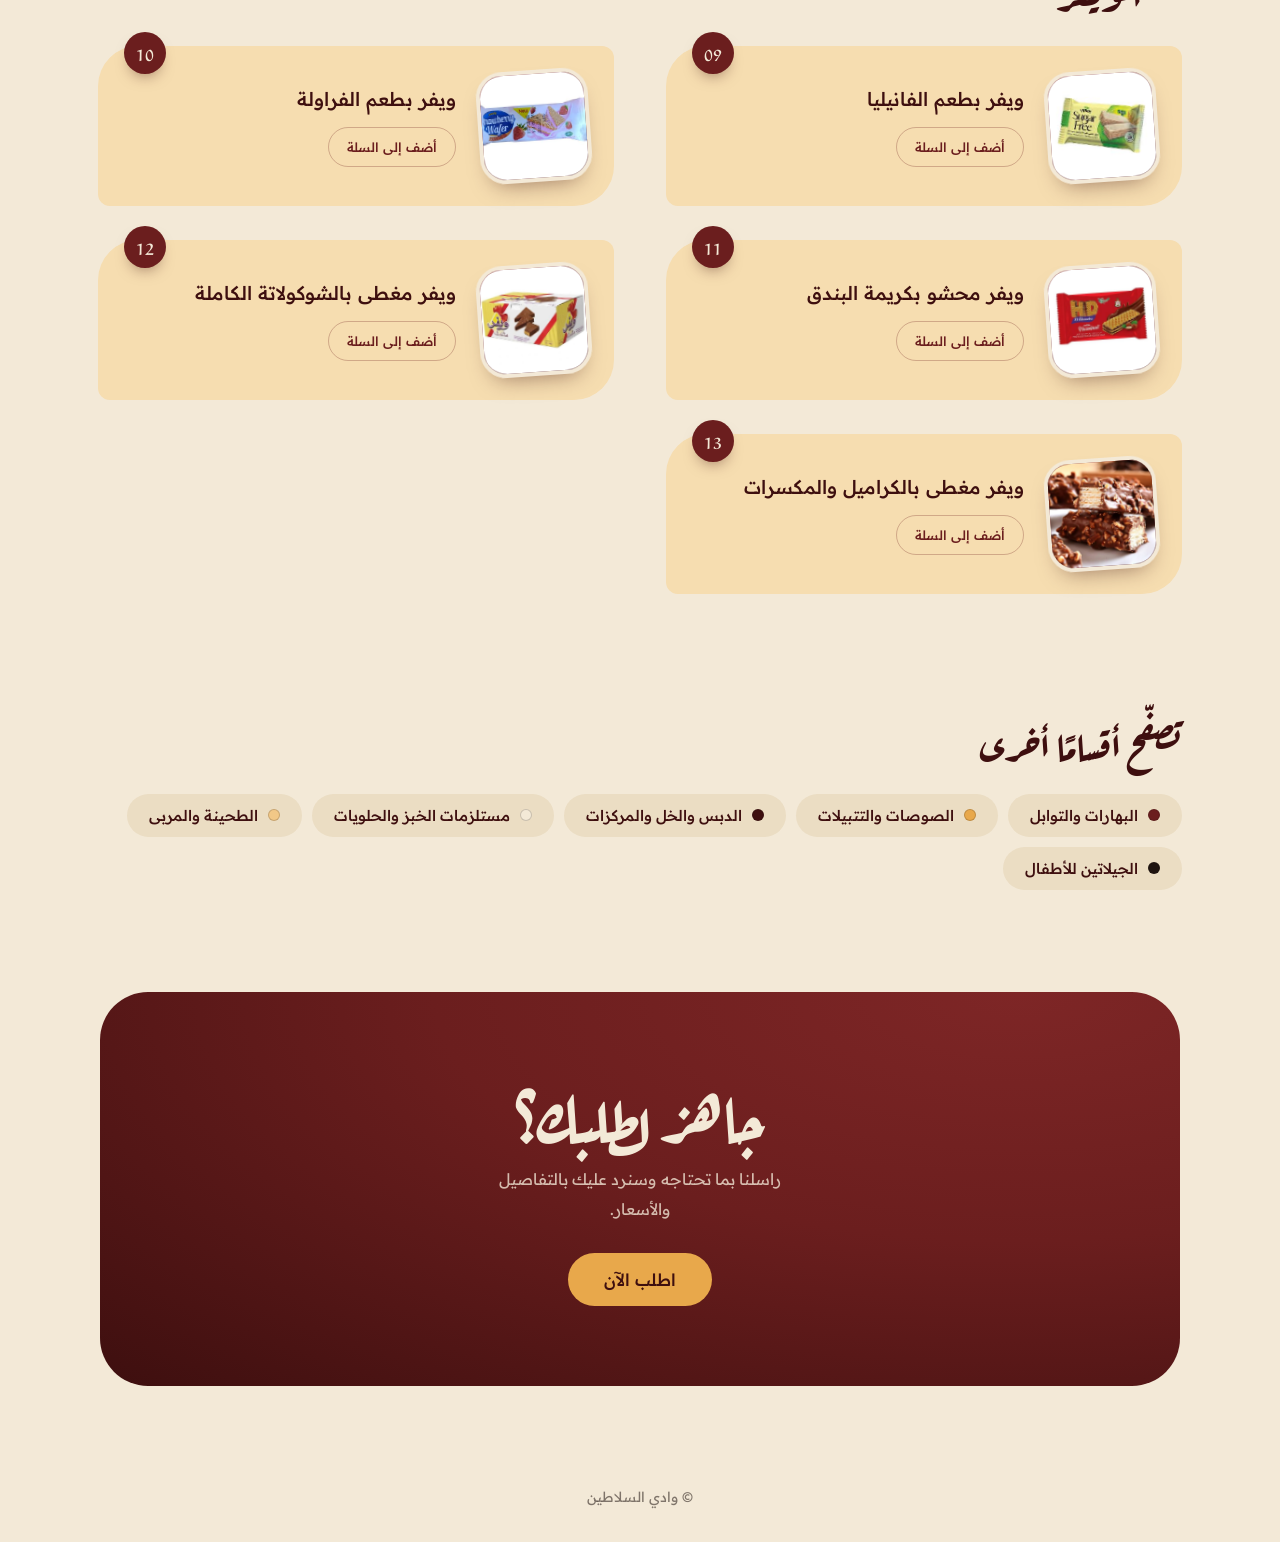
<file: chocolate.html>
<!DOCTYPE html>
<html lang="ar" dir="rtl">
<head>
<meta charset="UTF-8">
<meta name="viewport" content="width=device-width, initial-scale=1">
<title>الشوكولاتة والويفر | وادي السلاطين</title>
<meta name="referrer" content="strict-origin-when-cross-origin">
<meta http-equiv="X-Content-Type-Options" content="nosniff">
<link rel="preconnect" href="https://fonts.googleapis.com">
<link rel="preconnect" href="https://fonts.gstatic.com" crossorigin>
<link rel="dns-prefetch" href="https://fonts.googleapis.com">
<link href="https://fonts.googleapis.com/css2?family=Aref+Ruqaa:wght@700&family=Readex+Pro:wght@400;500&display=swap" rel="stylesheet">
<link rel="stylesheet" href="/cart.css">
<link rel="icon" type="image/svg+xml" href="/favicon.svg">
<style>
  :root{--cream:#F3E9D7;--ink:#1F1410;--wine:#6B1E1E;--deep:#3E0F0F;--gold:#E8A84B;--clay:#C85A3A;--ease:cubic-bezier(.25,.8,.25,1)}
  *{margin:0;padding:0;box-sizing:border-box}
  html{scroll-behavior:smooth}
  body{font-family:'Readex Pro','Tajawal',sans-serif;background:var(--cream);color:var(--ink)}
  a:focus-visible{outline:2px solid var(--clay);outline-offset:3px}
  nav{position:fixed;top:14px;left:0;right:0;margin:0 auto;width:min(880px,calc(100% - 28px));z-index:50;display:flex;justify-content:space-between;align-items:center;gap:12px;padding:8px 14px 8px 18px;border-radius:100px;background:rgba(243,233,215,.88);-webkit-backdrop-filter:blur(20px) saturate(140%);backdrop-filter:blur(20px) saturate(140%);border:1px solid rgba(31,20,16,.08);box-shadow:0 10px 30px -10px rgba(62,15,15,.28)}
  .logo{font-family:'Aref Ruqaa',serif;font-size:20px;font-weight:700;color:var(--deep);display:flex;align-items:center;gap:10px;text-decoration:none;white-space:nowrap}
  .logo-mark{width:34px;height:34px;flex:none;padding:4px;border-radius:50%;color:var(--cream);background:radial-gradient(circle at 30% 25%,#8A2A2A,var(--wine) 55%,var(--deep));box-shadow:inset 0 1px 2px rgba(255,255,255,.18),0 4px 12px rgba(107,30,30,.3)}
  .nav-r{display:flex;align-items:center;gap:8px}
  .nav-back{padding:8px 16px;border-radius:100px;color:var(--ink);text-decoration:none;font-size:14px;white-space:nowrap;transition:background .3s,color .3s}
  .nav-back:hover{background:rgba(107,30,30,.07);color:var(--wine)}
  .nav-cta{padding:9px 20px;border-radius:100px;background:var(--ink);color:var(--cream);font-size:14px;font-weight:500;text-decoration:none;white-space:nowrap;transition:transform .3s var(--ease),background .3s}
  .nav-cta:hover{transform:scale(1.05);background:var(--wine)}
  @media (max-width:560px){.nav-back{padding:8px 10px;font-size:13px}}

  .ph{position:relative;overflow:hidden;isolation:isolate;background:var(--bg);color:var(--fg);border-radius:0 0 clamp(36px,6vw,80px) clamp(36px,6vw,80px);padding:clamp(130px,16vw,190px) clamp(18px,4vw,48px) clamp(48px,7vw,88px)}
  .ph-inner{max-width:1180px;margin:0 auto;position:relative}
  .crumb{display:inline-flex;align-items:center;gap:10px;font-size:14px;color:inherit;opacity:.8;text-decoration:none}
  .crumb:hover{opacity:1}
  .crumb svg{width:16px;height:16px;transform:scaleX(-1)}
  .ph h1{margin-top:20px;font-family:'Aref Ruqaa',serif;font-weight:700;font-size:clamp(46px,8.4vw,112px);line-height:1.08}
  .ph p{margin-top:16px;max-width:34ch;font-size:clamp(16px,2vw,20px);line-height:1.9;opacity:.8}
  .ph-row{display:flex;flex-wrap:wrap;align-items:center;gap:14px;margin-top:28px}
  .ph-count{padding:9px 20px;border-radius:100px;font-size:14px;border:1px solid color-mix(in srgb,currentColor 35%,transparent)}
  .ph-btn{padding:12px 28px;border-radius:100px;background:var(--fg);color:var(--bg);font-weight:500;font-size:15px;text-decoration:none;transition:transform .3s var(--ease)}
  .ph-btn:hover{transform:translateY(-3px)}
  .ph-mark{position:absolute;z-index:-1;width:clamp(300px,46vw,560px);aspect-ratio:1;left:-6%;top:50%;transform:translateY(-50%);opacity:.08}

  main{max-width:1180px;margin:0 auto;padding:clamp(48px,7vw,88px) clamp(18px,4vw,48px) 0}
  .pg+.pg{margin-top:clamp(40px,6vw,72px)}
  .pg-title{display:flex;align-items:center;gap:12px;font-family:'Aref Ruqaa',serif;font-weight:700;font-size:clamp(28px,3.4vw,40px);color:var(--deep);margin-bottom:8px}
  .pg-title::before{content:"";width:28px;height:2px;border-radius:2px;background:var(--clay)}
  /* Product card styles loaded from cart.css */

  .more{max-width:1180px;margin:clamp(56px,8vw,104px) auto 0;padding:0 clamp(18px,4vw,48px)}
  .more h2{font-family:'Aref Ruqaa',serif;font-size:clamp(28px,3.4vw,40px);color:var(--deep);margin-bottom:20px}
  .more-list{display:flex;flex-wrap:wrap;gap:10px}
  .more-list a{display:inline-flex;align-items:center;gap:10px;padding:12px 22px;border-radius:100px;background:#EBDDC3;color:var(--deep);text-decoration:none;font-size:15px;font-weight:500;transition:transform .3s var(--ease),background .3s}
  .more-list a:hover{transform:translateY(-3px);background:#E3D1B0}
  .more-list i{width:12px;height:12px;border-radius:50%;background:var(--bg);border:1px solid rgba(31,20,16,.2)}

  .end{padding:clamp(56px,8vw,104px) clamp(14px,4vw,48px)}
  .end-card{max-width:1080px;margin:0 auto;text-align:center;padding:clamp(40px,7vw,80px) 24px;border-radius:clamp(28px,4vw,48px);color:var(--cream);background:radial-gradient(120% 140% at 85% 0%,#7E2626 0%,var(--wine) 45%,var(--deep) 100%)}
  .end-card h2{font-family:'Aref Ruqaa',serif;font-weight:700;font-size:clamp(36px,6vw,68px);line-height:1.15}
  .end-card p{margin:14px auto 0;max-width:34ch;line-height:1.9;color:rgba(243,233,215,.78)}
  .end-card a{display:inline-block;margin-top:28px;padding:16px 36px;border-radius:100px;background:var(--gold);color:var(--deep);font-weight:500;font-size:17px;text-decoration:none;transition:transform .3s var(--ease),background .3s}
  .end-card a:hover{transform:translateY(-3px);background:#F0B65E}
  footer{text-align:center;padding:0 20px 36px;font-size:14px;color:rgba(31,20,16,.55)}
  @media (prefers-reduced-motion:reduce){*{transition-duration:.01ms !important}html{scroll-behavior:auto}}
</style>
</head>
<body>
<svg width="0" height="0" style="position:absolute" aria-hidden="true"><symbol id="ws-mark" viewBox="14 26 974 974"><path fill="currentColor" d="M 688 334 L 684 341 L 684 345 L 682 349 L 684 353 L 686 354 L 690 354 L 697 357 L 701 357 L 703 359 L 708 360 L 721 369 L 725 374 L 728 376 L 735 388 L 738 408 L 740 410 L 745 409 L 747 406 L 747 388 L 748 371 L 750 362 L 751 350 L 751 338 L 748 335 L 719 335 L 704 332 L 692 332 Z M 184 337 L 183 341 L 187 344 L 202 345 L 214 351 L 222 358 L 230 370 L 237 390 L 242 400 L 243 406 L 255 438 L 257 440 L 257 444 L 263 457 L 263 460 L 266 465 L 266 468 L 269 473 L 270 478 L 272 480 L 273 486 L 275 488 L 275 491 L 278 495 L 278 498 L 281 503 L 281 506 L 283 509 L 285 518 L 287 520 L 287 523 L 291 534 L 293 536 L 293 540 L 294 543 L 296 545 L 296 548 L 299 552 L 299 556 L 302 561 L 302 564 L 305 569 L 305 572 L 308 576 L 308 580 L 311 585 L 311 588 L 314 593 L 314 596 L 317 601 L 317 604 L 323 617 L 323 621 L 326 626 L 326 629 L 328 631 L 329 636 L 332 641 L 332 645 L 335 650 L 335 653 L 338 662 L 340 664 L 341 670 L 347 683 L 350 693 L 350 697 L 355 702 L 359 701 L 360 698 L 360 687 L 363 672 L 365 668 L 365 664 L 368 658 L 369 652 L 372 644 L 374 642 L 374 639 L 380 627 L 381 622 L 383 620 L 384 615 L 386 613 L 389 603 L 395 592 L 396 587 L 398 585 L 404 571 L 405 566 L 407 564 L 407 561 L 410 557 L 413 550 L 413 547 L 419 535 L 420 530 L 422 528 L 423 523 L 425 521 L 428 514 L 428 511 L 434 499 L 434 496 L 437 492 L 437 489 L 449 462 L 452 461 L 454 463 L 455 467 L 457 469 L 457 471 L 463 481 L 463 484 L 467 493 L 469 495 L 469 498 L 472 502 L 475 509 L 475 512 L 478 516 L 481 525 L 484 529 L 487 538 L 494 553 L 499 561 L 502 570 L 505 574 L 505 577 L 511 589 L 511 597 L 508 604 L 506 619 L 506 636 L 508 651 L 509 654 L 511 656 L 512 662 L 514 665 L 514 668 L 517 671 L 517 674 L 520 678 L 520 680 L 532 697 L 547 712 L 559 721 L 565 724 L 568 727 L 574 730 L 576 730 L 580 733 L 583 733 L 587 736 L 591 736 L 597 739 L 602 739 L 606 741 L 633 745 L 662 745 L 670 744 L 674 742 L 681 742 L 698 738 L 700 736 L 705 736 L 709 733 L 713 733 L 717 730 L 720 730 L 723 727 L 726 727 L 729 724 L 731 724 L 749 712 L 769 693 L 783 673 L 790 658 L 794 646 L 796 637 L 796 628 L 798 622 L 796 597 L 793 584 L 790 579 L 786 567 L 781 560 L 781 558 L 778 555 L 777 552 L 774 549 L 772 545 L 769 543 L 768 540 L 748 521 L 736 512 L 724 505 L 721 502 L 713 498 L 704 491 L 687 481 L 681 476 L 664 466 L 658 461 L 650 457 L 631 443 L 628 442 L 618 434 L 607 422 L 602 414 L 601 409 L 601 397 L 602 391 L 608 378 L 615 371 L 619 365 L 620 361 L 622 359 L 622 355 L 627 340 L 626 333 L 624 332 L 619 332 L 609 335 L 604 338 L 600 338 L 596 341 L 587 344 L 584 347 L 582 347 L 574 353 L 562 365 L 554 377 L 547 392 L 545 399 L 542 419 L 542 439 L 544 451 L 550 467 L 562 485 L 576 499 L 579 500 L 585 506 L 591 509 L 598 515 L 617 527 L 624 533 L 630 536 L 642 545 L 644 545 L 651 551 L 653 551 L 662 557 L 669 563 L 671 563 L 678 569 L 688 575 L 694 580 L 705 591 L 712 600 L 723 620 L 723 624 L 725 627 L 726 631 L 726 657 L 723 669 L 719 677 L 701 698 L 692 705 L 674 714 L 671 714 L 668 716 L 664 717 L 658 717 L 649 720 L 618 720 L 609 717 L 602 717 L 599 716 L 597 714 L 593 714 L 588 711 L 585 711 L 573 705 L 566 699 L 564 699 L 556 693 L 545 681 L 533 663 L 533 660 L 530 656 L 529 650 L 524 638 L 524 631 L 523 630 L 526 624 L 529 633 L 532 637 L 532 640 L 536 646 L 541 658 L 544 661 L 544 663 L 549 670 L 560 682 L 563 684 L 568 684 L 571 675 L 572 663 L 574 659 L 575 650 L 577 647 L 578 640 L 580 637 L 584 620 L 586 617 L 587 610 L 589 608 L 590 602 L 592 599 L 598 581 L 599 574 L 601 572 L 601 568 L 604 562 L 605 556 L 607 554 L 610 544 L 610 537 L 606 532 L 602 529 L 600 529 L 592 523 L 586 523 L 583 526 L 582 533 L 580 536 L 580 540 L 578 546 L 575 550 L 573 548 L 566 530 L 563 526 L 556 509 L 554 507 L 550 496 L 548 494 L 547 489 L 545 487 L 545 484 L 539 471 L 536 467 L 536 464 L 530 453 L 530 450 L 527 446 L 518 423 L 515 419 L 515 416 L 512 412 L 509 403 L 505 394 L 503 392 L 500 383 L 494 373 L 494 370 L 491 366 L 490 361 L 488 359 L 481 343 L 479 336 L 475 330 L 471 329 L 467 333 L 466 337 L 464 339 L 463 344 L 461 346 L 460 349 L 460 352 L 457 357 L 457 360 L 454 364 L 451 374 L 449 376 L 448 381 L 446 383 L 445 388 L 434 412 L 433 417 L 431 419 L 430 424 L 428 426 L 427 431 L 424 436 L 421 446 L 419 448 L 418 453 L 416 455 L 415 460 L 412 465 L 409 475 L 404 485 L 400 498 L 398 500 L 395 507 L 395 510 L 379 546 L 375 545 L 375 542 L 372 538 L 371 531 L 368 523 L 366 521 L 365 515 L 363 512 L 362 506 L 360 504 L 359 497 L 356 488 L 354 486 L 350 471 L 348 468 L 347 462 L 342 452 L 341 445 L 336 434 L 336 431 L 331 420 L 331 417 L 327 409 L 326 403 L 322 395 L 321 389 L 318 383 L 318 379 L 315 374 L 314 366 L 315 355 L 322 347 L 326 345 L 331 345 L 338 343 L 338 337 L 333 335 L 324 337 L 187 335 Z M 809 211 L 771 212 L 752 216 L 746 219 L 742 219 L 740 221 L 734 222 L 732 224 L 730 224 L 726 227 L 722 228 L 709 236 L 696 246 L 678 264 L 664 282 L 652 302 L 639 330 L 639 333 L 637 335 L 636 344 L 633 350 L 633 354 L 630 360 L 630 363 L 628 366 L 627 374 L 625 377 L 624 385 L 622 388 L 621 396 L 619 400 L 617 409 L 617 415 L 618 418 L 623 425 L 635 434 L 638 435 L 642 435 L 646 431 L 646 428 L 649 423 L 649 418 L 652 412 L 652 408 L 655 402 L 655 398 L 661 383 L 661 379 L 664 374 L 664 370 L 667 365 L 667 361 L 670 356 L 670 353 L 676 339 L 676 336 L 679 327 L 682 322 L 682 319 L 685 315 L 685 312 L 688 308 L 688 306 L 691 302 L 691 300 L 697 292 L 697 290 L 718 262 L 736 246 L 748 238 L 753 236 L 758 232 L 763 231 L 765 229 L 770 228 L 773 226 L 781 225 L 784 223 L 792 222 L 796 220 L 810 219 L 812 217 L 813 214 Z M 332 66 L 322 72 L 319 72 L 315 75 L 303 81 L 299 82 L 297 84 L 295 84 L 260 105 L 220 135 L 192 161 L 159 198 L 129 241 L 129 243 L 126 246 L 126 248 L 123 251 L 123 253 L 114 267 L 114 269 L 112 271 L 111 275 L 108 279 L 105 288 L 103 290 L 99 302 L 96 306 L 96 309 L 93 314 L 90 323 L 90 326 L 87 332 L 87 336 L 84 341 L 81 351 L 81 355 L 79 359 L 78 367 L 75 374 L 75 381 L 72 390 L 72 398 L 69 407 L 69 419 L 66 434 L 65 457 L 66 479 L 65 484 L 67 511 L 69 516 L 69 527 L 72 539 L 73 553 L 75 556 L 75 562 L 78 568 L 78 574 L 79 578 L 81 581 L 82 590 L 84 593 L 84 597 L 87 602 L 87 606 L 90 611 L 90 615 L 93 620 L 93 623 L 96 627 L 96 631 L 99 635 L 99 638 L 102 642 L 102 645 L 105 649 L 105 652 L 108 656 L 108 659 L 111 662 L 117 676 L 126 690 L 126 692 L 129 695 L 129 697 L 138 709 L 141 715 L 147 722 L 151 729 L 156 734 L 158 738 L 177 761 L 192 777 L 216 799 L 220 801 L 222 804 L 247 822 L 258 831 L 266 835 L 272 840 L 274 840 L 277 843 L 287 849 L 291 850 L 293 852 L 295 852 L 298 855 L 310 861 L 313 861 L 316 864 L 319 864 L 323 867 L 337 873 L 340 873 L 344 876 L 347 876 L 352 879 L 356 879 L 361 882 L 369 883 L 372 885 L 375 885 L 380 887 L 379 890 L 369 887 L 327 886 L 312 887 L 305 890 L 300 890 L 276 900 L 259 911 L 254 917 L 254 919 L 256 921 L 264 921 L 267 918 L 270 918 L 275 915 L 280 915 L 284 913 L 301 913 L 308 915 L 318 915 L 326 918 L 335 918 L 343 921 L 351 921 L 361 924 L 371 924 L 382 927 L 396 927 L 402 929 L 410 930 L 443 930 L 452 927 L 457 927 L 462 924 L 465 924 L 471 921 L 474 918 L 477 918 L 484 912 L 487 911 L 492 906 L 494 906 L 496 904 L 521 903 L 526 905 L 518 911 L 515 911 L 503 920 L 484 939 L 464 964 L 454 980 L 450 984 L 449 987 L 440 999 L 455 999 L 462 992 L 473 984 L 480 977 L 488 972 L 494 966 L 514 954 L 525 950 L 527 948 L 534 945 L 544 942 L 546 940 L 551 939 L 555 936 L 560 935 L 562 933 L 578 927 L 582 924 L 592 920 L 594 918 L 596 918 L 599 915 L 601 915 L 604 912 L 606 912 L 620 900 L 630 885 L 645 881 L 647 884 L 639 890 L 621 909 L 618 911 L 585 949 L 570 964 L 569 969 L 571 971 L 577 971 L 579 969 L 581 969 L 585 966 L 601 959 L 608 954 L 610 954 L 618 948 L 620 948 L 638 936 L 662 918 L 668 912 L 673 909 L 675 906 L 683 900 L 706 877 L 721 860 L 727 851 L 732 849 L 732 851 L 726 860 L 717 880 L 711 901 L 711 908 L 708 917 L 707 949 L 708 951 L 713 952 L 716 950 L 727 932 L 757 892 L 765 883 L 766 880 L 775 869 L 778 863 L 783 857 L 789 847 L 790 843 L 795 835 L 804 812 L 805 804 L 807 800 L 808 784 L 810 776 L 840 743 L 858 719 L 870 701 L 870 699 L 873 696 L 882 681 L 882 679 L 888 670 L 893 658 L 897 652 L 897 649 L 899 647 L 900 642 L 903 638 L 903 635 L 906 631 L 906 628 L 908 626 L 909 620 L 912 615 L 915 606 L 915 603 L 918 597 L 918 593 L 921 587 L 921 582 L 924 575 L 924 570 L 926 566 L 927 557 L 930 548 L 930 540 L 933 530 L 933 520 L 936 505 L 937 482 L 936 431 L 935 421 L 933 414 L 933 404 L 930 393 L 929 382 L 927 378 L 927 372 L 924 364 L 924 360 L 921 353 L 920 345 L 918 342 L 918 338 L 915 333 L 912 321 L 909 316 L 909 313 L 908 310 L 906 308 L 906 305 L 903 298 L 900 294 L 899 289 L 897 287 L 894 278 L 884 259 L 879 252 L 879 250 L 852 209 L 829 181 L 799 150 L 794 147 L 782 135 L 758 116 L 744 106 L 741 105 L 738 102 L 736 102 L 730 97 L 713 87 L 711 87 L 705 84 L 702 81 L 700 81 L 698 79 L 694 78 L 690 75 L 681 72 L 677 69 L 675 69 L 673 67 L 668 66 L 663 63 L 656 61 L 651 63 L 649 65 L 652 70 L 658 73 L 661 73 L 666 76 L 669 76 L 673 79 L 676 79 L 680 82 L 682 82 L 686 85 L 698 91 L 702 92 L 718 102 L 722 103 L 734 112 L 736 112 L 743 118 L 745 118 L 749 122 L 761 130 L 786 151 L 830 197 L 837 207 L 845 216 L 848 222 L 860 238 L 860 240 L 863 243 L 878 269 L 878 271 L 880 273 L 881 277 L 887 287 L 898 313 L 899 318 L 902 323 L 902 327 L 905 332 L 905 336 L 908 341 L 908 345 L 911 351 L 911 355 L 914 362 L 914 368 L 916 371 L 917 375 L 917 381 L 920 388 L 920 397 L 923 406 L 923 418 L 926 430 L 927 480 L 926 504 L 925 512 L 923 518 L 923 530 L 920 539 L 920 548 L 917 556 L 917 563 L 914 570 L 914 575 L 911 582 L 911 587 L 908 592 L 908 596 L 905 601 L 905 605 L 902 610 L 902 614 L 899 618 L 899 622 L 893 634 L 893 637 L 890 641 L 890 644 L 887 648 L 887 650 L 884 654 L 875 674 L 860 699 L 857 702 L 857 704 L 855 705 L 854 708 L 843 722 L 842 725 L 833 735 L 831 739 L 806 767 L 788 783 L 784 785 L 772 788 L 759 789 L 709 789 L 671 792 L 667 794 L 662 794 L 657 795 L 654 797 L 650 797 L 644 800 L 641 800 L 634 803 L 630 806 L 626 807 L 614 815 L 598 830 L 591 840 L 592 845 L 601 846 L 612 840 L 616 840 L 619 838 L 623 837 L 630 837 L 641 834 L 652 834 L 658 832 L 699 831 L 705 829 L 721 828 L 724 826 L 729 825 L 731 828 L 728 830 L 724 831 L 716 837 L 696 848 L 693 848 L 690 851 L 688 851 L 686 853 L 682 854 L 678 857 L 671 860 L 668 860 L 656 866 L 648 867 L 639 866 L 636 864 L 632 864 L 619 860 L 617 858 L 611 857 L 603 854 L 601 852 L 595 851 L 590 848 L 579 845 L 577 843 L 574 842 L 569 842 L 563 839 L 557 839 L 545 836 L 529 835 L 496 835 L 473 836 L 467 839 L 466 842 L 469 846 L 471 846 L 473 848 L 477 849 L 487 855 L 496 858 L 500 861 L 506 862 L 508 864 L 512 864 L 525 870 L 530 870 L 536 873 L 544 874 L 547 876 L 554 876 L 562 879 L 572 879 L 579 881 L 589 881 L 590 885 L 586 885 L 581 887 L 574 887 L 566 890 L 549 891 L 545 893 L 540 892 L 535 893 L 523 891 L 515 887 L 512 887 L 504 882 L 500 881 L 497 878 L 495 878 L 484 870 L 428 819 L 420 813 L 417 812 L 410 806 L 402 801 L 398 800 L 397 798 L 391 795 L 386 794 L 382 791 L 379 791 L 376 789 L 369 788 L 365 786 L 352 785 L 347 783 L 327 783 L 318 786 L 317 791 L 319 793 L 325 795 L 333 795 L 337 796 L 340 798 L 346 799 L 348 801 L 350 801 L 357 805 L 375 820 L 389 834 L 420 861 L 452 885 L 459 889 L 460 893 L 444 890 L 435 890 L 424 887 L 417 887 L 408 884 L 403 884 L 400 882 L 391 881 L 385 878 L 381 878 L 371 875 L 365 872 L 362 872 L 357 869 L 353 869 L 348 866 L 343 865 L 341 863 L 338 863 L 324 857 L 320 854 L 317 854 L 308 848 L 306 848 L 291 839 L 289 839 L 276 830 L 271 828 L 268 825 L 266 825 L 263 822 L 260 821 L 232 800 L 224 792 L 218 788 L 206 777 L 187 756 L 181 751 L 154 717 L 149 708 L 142 699 L 130 679 L 130 677 L 127 674 L 112 644 L 112 641 L 106 629 L 106 626 L 103 621 L 103 618 L 100 613 L 97 604 L 97 600 L 94 595 L 91 585 L 91 580 L 88 574 L 88 568 L 83 551 L 82 539 L 80 535 L 79 528 L 79 516 L 77 509 L 76 500 L 76 437 L 77 427 L 79 419 L 79 405 L 80 400 L 82 397 L 82 390 L 83 385 L 85 382 L 85 376 L 88 364 L 91 357 L 91 352 L 94 346 L 94 342 L 97 337 L 97 333 L 100 328 L 100 325 L 103 320 L 103 317 L 106 312 L 106 309 L 115 288 L 118 284 L 118 282 L 121 278 L 122 274 L 124 272 L 124 270 L 130 261 L 130 259 L 150 227 L 156 220 L 160 213 L 168 204 L 170 200 L 193 174 L 220 148 L 250 124 L 267 112 L 292 97 L 294 97 L 303 91 L 305 91 L 311 88 L 314 85 L 317 85 L 323 82 L 327 79 L 330 79 L 334 76 L 337 76 L 341 73 L 344 73 L 349 70 L 353 70 L 357 67 L 360 67 L 364 65 L 366 62 L 365 57 L 361 56 L 356 57 L 351 60 L 345 61 L 343 63 L 340 63 L 335 66 Z M 297 901 L 299 900 L 304 900 L 313 897 L 344 895 L 355 897 L 368 897 L 380 900 L 389 900 L 402 903 L 413 903 L 420 906 L 432 906 L 438 909 L 450 910 L 464 909 L 468 911 L 464 914 L 455 917 L 450 917 L 447 919 L 417 920 L 403 919 L 398 917 L 384 917 L 371 914 L 360 914 L 352 911 L 338 910 L 334 908 L 327 908 L 323 907 L 320 905 L 310 904 Z M 613 893 L 608 898 L 604 900 L 594 908 L 592 908 L 589 911 L 583 914 L 580 914 L 578 916 L 576 916 L 572 919 L 567 920 L 563 923 L 560 923 L 556 926 L 546 929 L 542 932 L 539 932 L 537 934 L 521 941 L 518 941 L 512 944 L 509 947 L 501 950 L 498 953 L 496 953 L 480 965 L 474 967 L 481 958 L 488 951 L 491 946 L 493 945 L 511 926 L 522 918 L 528 915 L 530 915 L 546 906 L 549 906 L 554 903 L 558 903 L 566 900 L 571 900 L 579 897 L 587 897 L 593 894 L 599 894 L 605 891 Z M 714 854 L 705 864 L 699 869 L 693 877 L 686 884 L 678 890 L 673 896 L 667 900 L 659 908 L 624 934 L 619 936 L 608 944 L 601 945 L 632 910 L 656 888 L 672 876 L 678 873 L 681 870 L 683 870 L 695 861 L 697 861 L 711 852 Z M 491 844 L 532 844 L 539 846 L 546 846 L 553 847 L 558 849 L 563 849 L 569 852 L 573 852 L 578 855 L 584 856 L 586 858 L 589 858 L 602 864 L 605 864 L 609 867 L 615 868 L 617 870 L 622 870 L 625 874 L 607 874 L 597 872 L 582 872 L 576 871 L 572 869 L 564 869 L 555 866 L 549 866 L 545 865 L 542 863 L 537 863 L 531 860 L 526 860 L 521 857 L 517 857 L 512 854 L 509 854 L 504 851 L 501 851 L 499 849 L 493 848 L 491 847 Z M 763 800 L 760 803 L 756 804 L 749 809 L 721 818 L 713 818 L 702 821 L 684 821 L 669 822 L 657 824 L 635 825 L 630 827 L 620 828 L 617 830 L 614 827 L 623 820 L 633 814 L 637 813 L 639 811 L 656 805 L 665 804 L 669 802 L 686 801 L 692 799 Z M 363 796 L 367 796 L 369 798 L 375 799 L 387 804 L 408 816 L 438 840 L 456 858 L 465 865 L 469 870 L 480 879 L 486 882 L 493 888 L 495 888 L 502 892 L 501 895 L 494 893 L 490 893 L 484 890 L 480 890 L 471 886 L 458 878 L 438 863 L 428 854 L 423 851 L 410 839 L 402 833 L 375 807 L 367 801 L 364 800 L 362 798 Z M 798 791 L 798 794 L 795 801 L 795 805 L 788 827 L 786 829 L 785 834 L 770 859 L 765 865 L 764 868 L 760 872 L 758 876 L 754 880 L 753 883 L 741 897 L 726 917 L 723 923 L 718 925 L 718 920 L 721 911 L 721 904 L 724 897 L 724 891 L 727 882 L 729 880 L 730 875 L 734 866 L 736 864 L 736 862 L 739 856 L 748 842 L 760 828 L 763 823 L 766 821 L 786 800 Z M 617 43 L 613 45 L 609 49 L 607 53 L 607 57 L 612 64 L 617 66 L 622 66 L 628 63 L 631 59 L 631 51 L 627 46 L 620 43 Z M 393 40 L 390 42 L 385 48 L 385 54 L 386 57 L 390 61 L 393 62 L 401 62 L 404 61 L 409 54 L 409 48 L 408 46 L 404 42 L 400 40 Z M 541 30 L 535 35 L 534 38 L 534 45 L 537 49 L 542 52 L 550 52 L 557 46 L 557 43 L 558 42 L 557 37 L 554 32 L 550 30 Z M 468 28 L 461 33 L 459 36 L 458 41 L 460 46 L 464 49 L 469 51 L 474 51 L 481 47 L 483 41 L 482 34 L 475 28 Z"/></symbol></svg>
<nav aria-label="التنقل الرئيسي">
  <a href="index.html" class="logo" aria-label="وادي السلاطين"><svg class="logo-mark" viewBox="14 26 974 974" aria-hidden="true"><use href="#ws-mark"/></svg><span>وادي السلاطين</span></a>
  <div class="nav-r"><a href="index.html#showcase" class="nav-back">كل الأقسام</a><a href="index.html#cta" class="nav-cta">تواصل معنا</a></div>
  <button class="burger" id="burger" aria-label="فتح القائمة" aria-expanded="false" aria-controls="drawer">
    <span></span><span></span><span></span>
  </button>
</nav>

<div class="drawer" id="drawer">
  <a href="index.html">الرئيسية</a>
  <a href="index.html#cta">تواصل معنا</a>
  <button type="button" class="drawer-cart-btn" id="ws-drawer-cart-btn">
    <span>سلة</span>
    <span class="badge" id="ws-drawer-cart-count">0</span>
  </button>
</div>

<header class="ph" style="--bg:#C85A3A;--fg:#F3E9D7">
  <svg class="ph-mark" viewBox="14 26 974 974" aria-hidden="true"><use href="#ws-mark"/></svg>
  <div class="ph-inner">
    <a class="crumb" href="index.html#showcase"><svg viewBox="0 0 24 24" fill="none" stroke="currentColor" stroke-width="1.8" stroke-linecap="round" stroke-linejoin="round" aria-hidden="true"><path d="M4 12h15M13 6l6 6-6 6"/></svg>المنتجات</a>
    <h1>الشوكولاتة والويفر</h1>
    <p>شوكولاتة وويفر بنكهات متنوعة.</p>
    <div class="ph-row"><span class="ph-count">13 منتجًا</span><a class="ph-btn" href="index.html#cta">اطلب الآن</a></div>
  </div>
</header>

<main>
  <section class="pg">
    <h2 class="pg-title">الشوكولاتة والحلويات</h2>
    <ol class="items">
      <li>
        <span class="i-img">
          <svg class="i-ph" viewBox="14 26 974 974" aria-hidden="true"><use href="#ws-mark"/></svg>
          <img src="/products/راشي بطعم الكاكاو.jpg.jpeg" alt="راشي بطعم الكاكاو" loading="lazy" width="240" height="300" onerror="this.remove()">
        </span>
        <div class="i-body">
          <span class="i-n">01</span>
          <span class="i-name">راشي بطعم الكاكاو</span>
          <button type="button" class="i-go">أضف إلى السلة</button>
        </div>
      </li>
      <li>
        <span class="i-img">
          <svg class="i-ph" viewBox="14 26 974 974" aria-hidden="true"><use href="#ws-mark"/></svg>
          <img src="/products/شوكولا بيضاء.jpg.jpeg" alt="شوكولا بيضاء" loading="lazy" width="240" height="300" onerror="this.remove()">
        </span>
        <div class="i-body">
          <span class="i-n">02</span>
          <span class="i-name">شوكولا بيضاء</span>
          <button type="button" class="i-go">أضف إلى السلة</button>
        </div>
      </li>
      <li>
        <span class="i-img">
          <svg class="i-ph" viewBox="14 26 974 974" aria-hidden="true"><use href="#ws-mark"/></svg>
          <img src="/products/نستلة شوكولاتة بالحليب.jpg.jpeg" alt="نستلة شوكولاتة بالحليب" loading="lazy" width="240" height="300" onerror="this.remove()">
        </span>
        <div class="i-body">
          <span class="i-n">03</span>
          <span class="i-name">نستلة شوكولاتة بالحليب</span>
          <button type="button" class="i-go">أضف إلى السلة</button>
        </div>
      </li>
      <li>
        <span class="i-img">
          <svg class="i-ph" viewBox="14 26 974 974" aria-hidden="true"><use href="#ws-mark"/></svg>
          <img src="/products/نستلة شوكولاتة داكنة.jpg.jpeg" alt="نستلة شوكولاتة داكنة" loading="lazy" width="240" height="300" onerror="this.remove()">
        </span>
        <div class="i-body">
          <span class="i-n">04</span>
          <span class="i-name">نستلة شوكولاتة داكنة</span>
          <button type="button" class="i-go">أضف إلى السلة</button>
        </div>
      </li>
      <li>
        <span class="i-img">
          <svg class="i-ph" viewBox="14 26 974 974" aria-hidden="true"><use href="#ws-mark"/></svg>
          <img src="/products/نستلة محشوة بالكراميل.jpg.jpeg" alt="نستلة محشوة بالكراميل" loading="lazy" width="240" height="300" onerror="this.remove()">
        </span>
        <div class="i-body">
          <span class="i-n">05</span>
          <span class="i-name">نستلة محشوة بالكراميل</span>
          <button type="button" class="i-go">أضف إلى السلة</button>
        </div>
      </li>
      <li>
        <span class="i-img">
          <svg class="i-ph" viewBox="14 26 974 974" aria-hidden="true"><use href="#ws-mark"/></svg>
          <img src="/products/نستلة بالأرز المقرمش.jpg.jpeg" alt="نستلة بالأرز المقرمش" loading="lazy" width="240" height="300" onerror="this.remove()">
        </span>
        <div class="i-body">
          <span class="i-n">06</span>
          <span class="i-name">نستلة بالأرز المقرمش</span>
          <button type="button" class="i-go">أضف إلى السلة</button>
        </div>
      </li>
      <li>
        <span class="i-img">
          <svg class="i-ph" viewBox="14 26 974 974" aria-hidden="true"><use href="#ws-mark"/></svg>
          <img src="/products/نستلة بطعم اللوتس.jpg.jpeg" alt="نستلة بطعم اللوتس" loading="lazy" width="240" height="300" onerror="this.remove()">
        </span>
        <div class="i-body">
          <span class="i-n">07</span>
          <span class="i-name">نستلة بطعم اللوتس</span>
          <button type="button" class="i-go">أضف إلى السلة</button>
        </div>
      </li>
      <li>
        <span class="i-img">
          <svg class="i-ph" viewBox="14 26 974 974" aria-hidden="true"><use href="#ws-mark"/></svg>
          <img src="/products/توفي كراميل.jpg.jpeg" alt="توفي كراميل" loading="lazy" width="240" height="300" onerror="this.remove()">
        </span>
        <div class="i-body">
          <span class="i-n">08</span>
          <span class="i-name">توفي كراميل</span>
          <button type="button" class="i-go">أضف إلى السلة</button>
        </div>
      </li>
    </ol>
  </section>
  <section class="pg">
    <h2 class="pg-title">الويفر</h2>
    <ol class="items">
      <li>
        <span class="i-img">
          <svg class="i-ph" viewBox="14 26 974 974" aria-hidden="true"><use href="#ws-mark"/></svg>
          <img src="/products/ويفر بطعم الفانيليا.jpg.jpeg" alt="ويفر بطعم الفانيليا" loading="lazy" width="240" height="300" onerror="this.remove()">
        </span>
        <div class="i-body">
          <span class="i-n">09</span>
          <span class="i-name">ويفر بطعم الفانيليا</span>
          <button type="button" class="i-go">أضف إلى السلة</button>
        </div>
      </li>
      <li>
        <span class="i-img">
          <svg class="i-ph" viewBox="14 26 974 974" aria-hidden="true"><use href="#ws-mark"/></svg>
          <img src="/products/ويفر بطعم الفراولة.jpg.jpeg" alt="ويفر بطعم الفراولة" loading="lazy" width="240" height="300" onerror="this.remove()">
        </span>
        <div class="i-body">
          <span class="i-n">10</span>
          <span class="i-name">ويفر بطعم الفراولة</span>
          <button type="button" class="i-go">أضف إلى السلة</button>
        </div>
      </li>
      <li>
        <span class="i-img">
          <svg class="i-ph" viewBox="14 26 974 974" aria-hidden="true"><use href="#ws-mark"/></svg>
          <img src="/products/ويفر محشو بكريمة البندق.jpg.jpeg" alt="ويفر محشو بكريمة البندق" loading="lazy" width="240" height="300" onerror="this.remove()">
        </span>
        <div class="i-body">
          <span class="i-n">11</span>
          <span class="i-name">ويفر محشو بكريمة البندق</span>
          <button type="button" class="i-go">أضف إلى السلة</button>
        </div>
      </li>
      <li>
        <span class="i-img">
          <svg class="i-ph" viewBox="14 26 974 974" aria-hidden="true"><use href="#ws-mark"/></svg>
          <img src="/products/ويفر مغطى بالشوكولاتة الكاملة.jpg.jpeg" alt="ويفر مغطى بالشوكولاتة الكاملة" loading="lazy" width="240" height="300" onerror="this.remove()">
        </span>
        <div class="i-body">
          <span class="i-n">12</span>
          <span class="i-name">ويفر مغطى بالشوكولاتة الكاملة</span>
          <button type="button" class="i-go">أضف إلى السلة</button>
        </div>
      </li>
      <li>
        <span class="i-img">
          <svg class="i-ph" viewBox="14 26 974 974" aria-hidden="true"><use href="#ws-mark"/></svg>
          <img src="/products/ويفر مغطى بالكراميل والمكسرات.jpg.jpeg" alt="ويفر مغطى بالكراميل والمكسرات" loading="lazy" width="240" height="300" onerror="this.remove()">
        </span>
        <div class="i-body">
          <span class="i-n">13</span>
          <span class="i-name">ويفر مغطى بالكراميل والمكسرات</span>
          <button type="button" class="i-go">أضف إلى السلة</button>
        </div>
      </li>
    </ol>
  </section>
</main>

<div class="more"><h2>تصفّح أقسامًا أخرى</h2><div class="more-list"><a href="spices.html" style="--bg:#6B1E1E"><i></i>البهارات والتوابل</a><a href="sauces.html" style="--bg:#E8A84B"><i></i>الصوصات والتتبيلات</a><a href="molasses.html" style="--bg:#3E0F0F"><i></i>الدبس والخل والمركزات</a><a href="baking.html" style="--bg:#F3E9D7"><i></i>مستلزمات الخبز والحلويات</a><a href="tahini.html" style="--bg:#F2C887"><i></i>الطحينة والمربى</a><a href="gelatin.html" style="--bg:#1F1410"><i></i>الجيلاتين للأطفال</a></div></div>

<section class="end"><div class="end-card"><h2>جاهز لطلبك؟</h2><p>راسلنا بما تحتاجه وسنرد عليك بالتفاصيل والأسعار.</p><a href="index.html#cta">اطلب الآن</a></div></section>
<footer>© وادي السلاطين</footer>
<script src="/cart.js"></script>
</body>
</html>
</file>
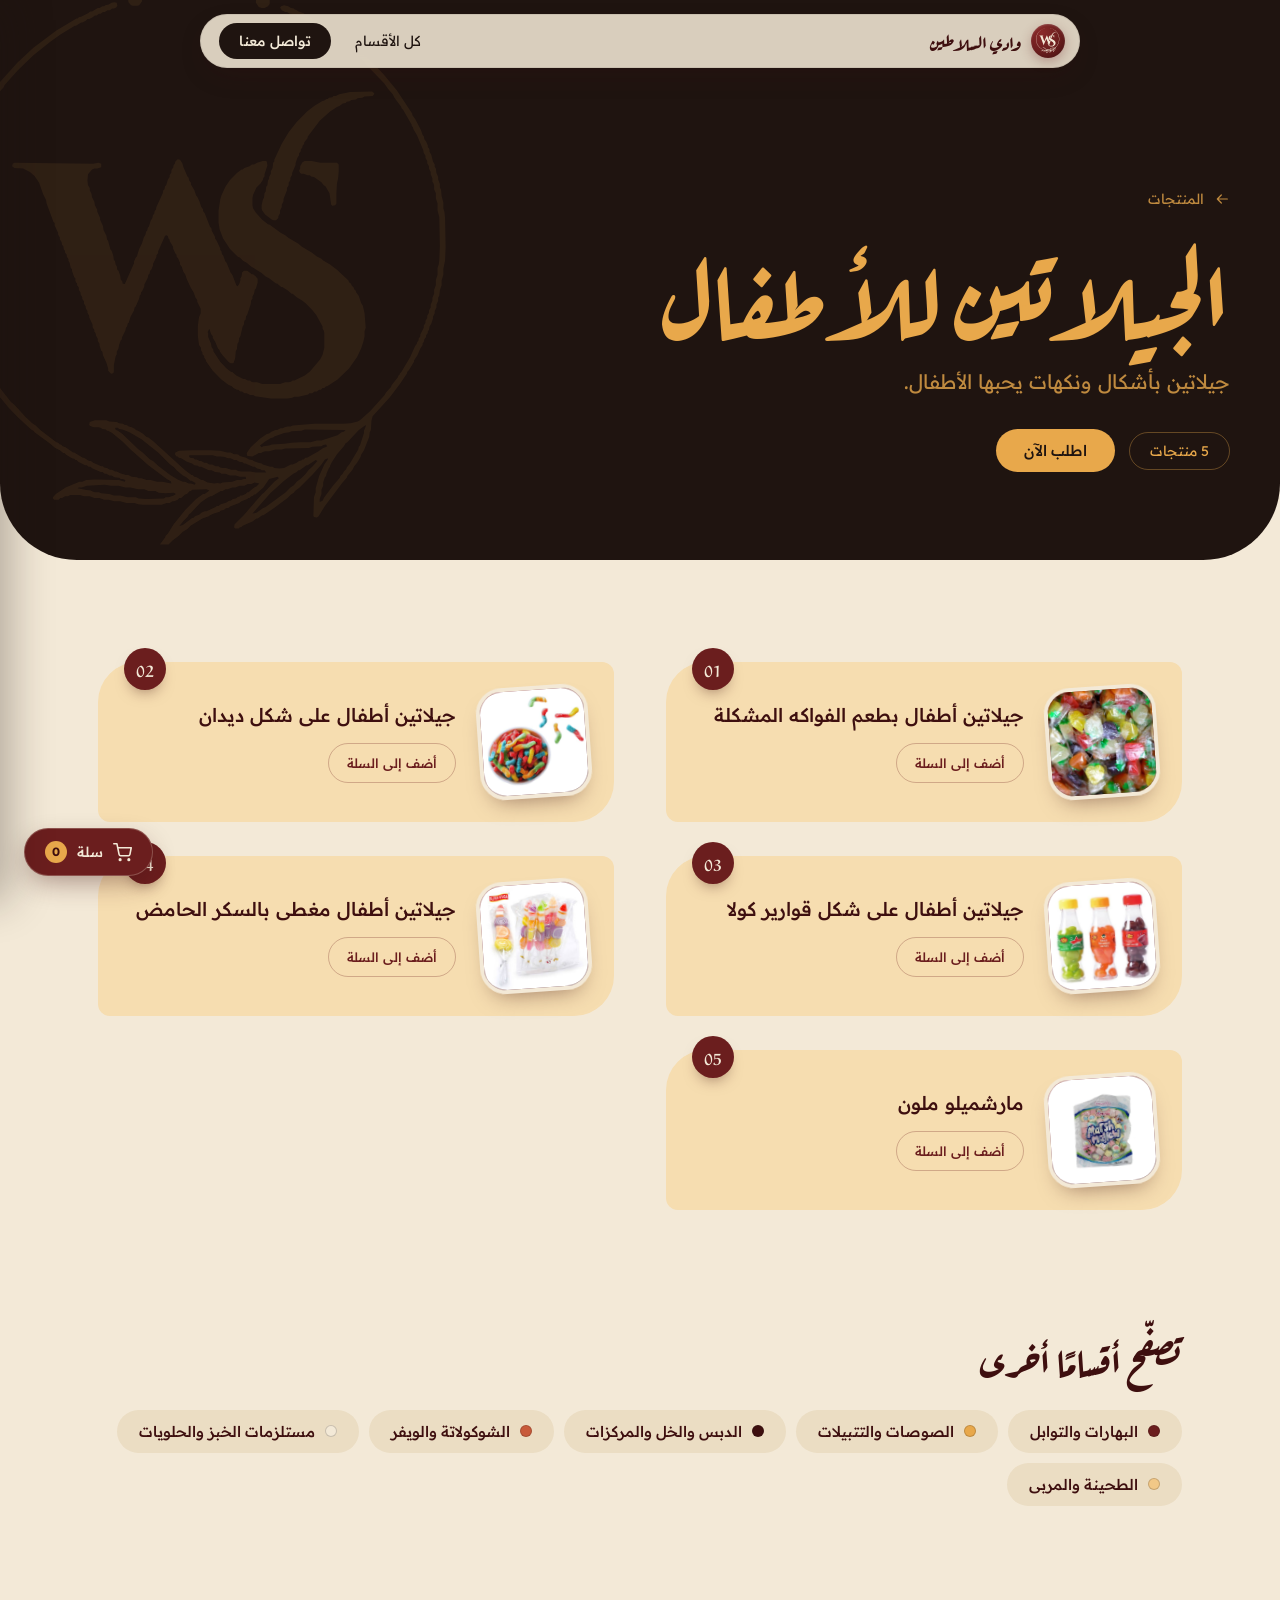
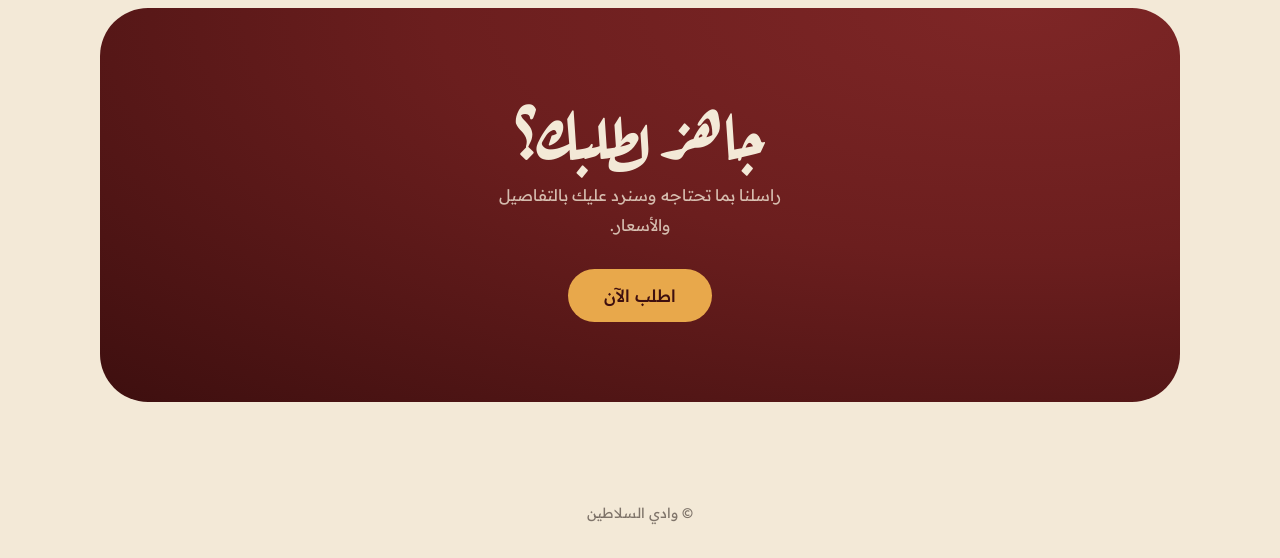
<file: gelatin.html>
<!DOCTYPE html>
<html lang="ar" dir="rtl">
<head>
<meta charset="UTF-8">
<meta name="viewport" content="width=device-width, initial-scale=1">
<title>الجيلاتين للأطفال | وادي السلاطين</title>
<meta name="referrer" content="strict-origin-when-cross-origin">
<meta http-equiv="X-Content-Type-Options" content="nosniff">
<link rel="preconnect" href="https://fonts.googleapis.com">
<link rel="preconnect" href="https://fonts.gstatic.com" crossorigin>
<link rel="dns-prefetch" href="https://fonts.googleapis.com">
<link href="https://fonts.googleapis.com/css2?family=Aref+Ruqaa:wght@700&family=Readex+Pro:wght@400;500&display=swap" rel="stylesheet">
<link rel="stylesheet" href="/cart.css">
<link rel="icon" type="image/svg+xml" href="/favicon.svg">
<style>
  :root{--cream:#F3E9D7;--ink:#1F1410;--wine:#6B1E1E;--deep:#3E0F0F;--gold:#E8A84B;--clay:#C85A3A;--ease:cubic-bezier(.25,.8,.25,1)}
  *{margin:0;padding:0;box-sizing:border-box}
  html{scroll-behavior:smooth}
  body{font-family:'Readex Pro','Tajawal',sans-serif;background:var(--cream);color:var(--ink)}
  a:focus-visible{outline:2px solid var(--clay);outline-offset:3px}
  nav{position:fixed;top:14px;left:0;right:0;margin:0 auto;width:min(880px,calc(100% - 28px));z-index:50;display:flex;justify-content:space-between;align-items:center;gap:12px;padding:8px 14px 8px 18px;border-radius:100px;background:rgba(243,233,215,.88);-webkit-backdrop-filter:blur(20px) saturate(140%);backdrop-filter:blur(20px) saturate(140%);border:1px solid rgba(31,20,16,.08);box-shadow:0 10px 30px -10px rgba(62,15,15,.28)}
  .logo{font-family:'Aref Ruqaa',serif;font-size:20px;font-weight:700;color:var(--deep);display:flex;align-items:center;gap:10px;text-decoration:none;white-space:nowrap}
  .logo-mark{width:34px;height:34px;flex:none;padding:4px;border-radius:50%;color:var(--cream);background:radial-gradient(circle at 30% 25%,#8A2A2A,var(--wine) 55%,var(--deep));box-shadow:inset 0 1px 2px rgba(255,255,255,.18),0 4px 12px rgba(107,30,30,.3)}
  .nav-r{display:flex;align-items:center;gap:8px}
  .nav-back{padding:8px 16px;border-radius:100px;color:var(--ink);text-decoration:none;font-size:14px;white-space:nowrap;transition:background .3s,color .3s}
  .nav-back:hover{background:rgba(107,30,30,.07);color:var(--wine)}
  .nav-cta{padding:9px 20px;border-radius:100px;background:var(--ink);color:var(--cream);font-size:14px;font-weight:500;text-decoration:none;white-space:nowrap;transition:transform .3s var(--ease),background .3s}
  .nav-cta:hover{transform:scale(1.05);background:var(--wine)}
  @media (max-width:560px){.nav-back{padding:8px 10px;font-size:13px}}

  .ph{position:relative;overflow:hidden;isolation:isolate;background:var(--bg);color:var(--fg);border-radius:0 0 clamp(36px,6vw,80px) clamp(36px,6vw,80px);padding:clamp(130px,16vw,190px) clamp(18px,4vw,48px) clamp(48px,7vw,88px)}
  .ph-inner{max-width:1180px;margin:0 auto;position:relative}
  .crumb{display:inline-flex;align-items:center;gap:10px;font-size:14px;color:inherit;opacity:.8;text-decoration:none}
  .crumb:hover{opacity:1}
  .crumb svg{width:16px;height:16px;transform:scaleX(-1)}
  .ph h1{margin-top:20px;font-family:'Aref Ruqaa',serif;font-weight:700;font-size:clamp(46px,8.4vw,112px);line-height:1.08}
  .ph p{margin-top:16px;max-width:34ch;font-size:clamp(16px,2vw,20px);line-height:1.9;opacity:.8}
  .ph-row{display:flex;flex-wrap:wrap;align-items:center;gap:14px;margin-top:28px}
  .ph-count{padding:9px 20px;border-radius:100px;font-size:14px;border:1px solid color-mix(in srgb,currentColor 35%,transparent)}
  .ph-btn{padding:12px 28px;border-radius:100px;background:var(--fg);color:var(--bg);font-weight:500;font-size:15px;text-decoration:none;transition:transform .3s var(--ease)}
  .ph-btn:hover{transform:translateY(-3px)}
  .ph-mark{position:absolute;z-index:-1;width:clamp(300px,46vw,560px);aspect-ratio:1;left:-6%;top:50%;transform:translateY(-50%);opacity:.08}

  main{max-width:1180px;margin:0 auto;padding:clamp(48px,7vw,88px) clamp(18px,4vw,48px) 0}
  .pg+.pg{margin-top:clamp(40px,6vw,72px)}
  .pg-title{display:flex;align-items:center;gap:12px;font-family:'Aref Ruqaa',serif;font-weight:700;font-size:clamp(28px,3.4vw,40px);color:var(--deep);margin-bottom:8px}
  .pg-title::before{content:"";width:28px;height:2px;border-radius:2px;background:var(--clay)}
  /* Product card styles loaded from cart.css */

  .more{max-width:1180px;margin:clamp(56px,8vw,104px) auto 0;padding:0 clamp(18px,4vw,48px)}
  .more h2{font-family:'Aref Ruqaa',serif;font-size:clamp(28px,3.4vw,40px);color:var(--deep);margin-bottom:20px}
  .more-list{display:flex;flex-wrap:wrap;gap:10px}
  .more-list a{display:inline-flex;align-items:center;gap:10px;padding:12px 22px;border-radius:100px;background:#EBDDC3;color:var(--deep);text-decoration:none;font-size:15px;font-weight:500;transition:transform .3s var(--ease),background .3s}
  .more-list a:hover{transform:translateY(-3px);background:#E3D1B0}
  .more-list i{width:12px;height:12px;border-radius:50%;background:var(--bg);border:1px solid rgba(31,20,16,.2)}

  .end{padding:clamp(56px,8vw,104px) clamp(14px,4vw,48px)}
  .end-card{max-width:1080px;margin:0 auto;text-align:center;padding:clamp(40px,7vw,80px) 24px;border-radius:clamp(28px,4vw,48px);color:var(--cream);background:radial-gradient(120% 140% at 85% 0%,#7E2626 0%,var(--wine) 45%,var(--deep) 100%)}
  .end-card h2{font-family:'Aref Ruqaa',serif;font-weight:700;font-size:clamp(36px,6vw,68px);line-height:1.15}
  .end-card p{margin:14px auto 0;max-width:34ch;line-height:1.9;color:rgba(243,233,215,.78)}
  .end-card a{display:inline-block;margin-top:28px;padding:16px 36px;border-radius:100px;background:var(--gold);color:var(--deep);font-weight:500;font-size:17px;text-decoration:none;transition:transform .3s var(--ease),background .3s}
  .end-card a:hover{transform:translateY(-3px);background:#F0B65E}
  footer{text-align:center;padding:0 20px 36px;font-size:14px;color:rgba(31,20,16,.55)}
  @media (prefers-reduced-motion:reduce){*{transition-duration:.01ms !important}html{scroll-behavior:auto}}
</style>
</head>
<body>
<svg width="0" height="0" style="position:absolute" aria-hidden="true"><symbol id="ws-mark" viewBox="14 26 974 974"><path fill="currentColor" d="M 688 334 L 684 341 L 684 345 L 682 349 L 684 353 L 686 354 L 690 354 L 697 357 L 701 357 L 703 359 L 708 360 L 721 369 L 725 374 L 728 376 L 735 388 L 738 408 L 740 410 L 745 409 L 747 406 L 747 388 L 748 371 L 750 362 L 751 350 L 751 338 L 748 335 L 719 335 L 704 332 L 692 332 Z M 184 337 L 183 341 L 187 344 L 202 345 L 214 351 L 222 358 L 230 370 L 237 390 L 242 400 L 243 406 L 255 438 L 257 440 L 257 444 L 263 457 L 263 460 L 266 465 L 266 468 L 269 473 L 270 478 L 272 480 L 273 486 L 275 488 L 275 491 L 278 495 L 278 498 L 281 503 L 281 506 L 283 509 L 285 518 L 287 520 L 287 523 L 291 534 L 293 536 L 293 540 L 294 543 L 296 545 L 296 548 L 299 552 L 299 556 L 302 561 L 302 564 L 305 569 L 305 572 L 308 576 L 308 580 L 311 585 L 311 588 L 314 593 L 314 596 L 317 601 L 317 604 L 323 617 L 323 621 L 326 626 L 326 629 L 328 631 L 329 636 L 332 641 L 332 645 L 335 650 L 335 653 L 338 662 L 340 664 L 341 670 L 347 683 L 350 693 L 350 697 L 355 702 L 359 701 L 360 698 L 360 687 L 363 672 L 365 668 L 365 664 L 368 658 L 369 652 L 372 644 L 374 642 L 374 639 L 380 627 L 381 622 L 383 620 L 384 615 L 386 613 L 389 603 L 395 592 L 396 587 L 398 585 L 404 571 L 405 566 L 407 564 L 407 561 L 410 557 L 413 550 L 413 547 L 419 535 L 420 530 L 422 528 L 423 523 L 425 521 L 428 514 L 428 511 L 434 499 L 434 496 L 437 492 L 437 489 L 449 462 L 452 461 L 454 463 L 455 467 L 457 469 L 457 471 L 463 481 L 463 484 L 467 493 L 469 495 L 469 498 L 472 502 L 475 509 L 475 512 L 478 516 L 481 525 L 484 529 L 487 538 L 494 553 L 499 561 L 502 570 L 505 574 L 505 577 L 511 589 L 511 597 L 508 604 L 506 619 L 506 636 L 508 651 L 509 654 L 511 656 L 512 662 L 514 665 L 514 668 L 517 671 L 517 674 L 520 678 L 520 680 L 532 697 L 547 712 L 559 721 L 565 724 L 568 727 L 574 730 L 576 730 L 580 733 L 583 733 L 587 736 L 591 736 L 597 739 L 602 739 L 606 741 L 633 745 L 662 745 L 670 744 L 674 742 L 681 742 L 698 738 L 700 736 L 705 736 L 709 733 L 713 733 L 717 730 L 720 730 L 723 727 L 726 727 L 729 724 L 731 724 L 749 712 L 769 693 L 783 673 L 790 658 L 794 646 L 796 637 L 796 628 L 798 622 L 796 597 L 793 584 L 790 579 L 786 567 L 781 560 L 781 558 L 778 555 L 777 552 L 774 549 L 772 545 L 769 543 L 768 540 L 748 521 L 736 512 L 724 505 L 721 502 L 713 498 L 704 491 L 687 481 L 681 476 L 664 466 L 658 461 L 650 457 L 631 443 L 628 442 L 618 434 L 607 422 L 602 414 L 601 409 L 601 397 L 602 391 L 608 378 L 615 371 L 619 365 L 620 361 L 622 359 L 622 355 L 627 340 L 626 333 L 624 332 L 619 332 L 609 335 L 604 338 L 600 338 L 596 341 L 587 344 L 584 347 L 582 347 L 574 353 L 562 365 L 554 377 L 547 392 L 545 399 L 542 419 L 542 439 L 544 451 L 550 467 L 562 485 L 576 499 L 579 500 L 585 506 L 591 509 L 598 515 L 617 527 L 624 533 L 630 536 L 642 545 L 644 545 L 651 551 L 653 551 L 662 557 L 669 563 L 671 563 L 678 569 L 688 575 L 694 580 L 705 591 L 712 600 L 723 620 L 723 624 L 725 627 L 726 631 L 726 657 L 723 669 L 719 677 L 701 698 L 692 705 L 674 714 L 671 714 L 668 716 L 664 717 L 658 717 L 649 720 L 618 720 L 609 717 L 602 717 L 599 716 L 597 714 L 593 714 L 588 711 L 585 711 L 573 705 L 566 699 L 564 699 L 556 693 L 545 681 L 533 663 L 533 660 L 530 656 L 529 650 L 524 638 L 524 631 L 523 630 L 526 624 L 529 633 L 532 637 L 532 640 L 536 646 L 541 658 L 544 661 L 544 663 L 549 670 L 560 682 L 563 684 L 568 684 L 571 675 L 572 663 L 574 659 L 575 650 L 577 647 L 578 640 L 580 637 L 584 620 L 586 617 L 587 610 L 589 608 L 590 602 L 592 599 L 598 581 L 599 574 L 601 572 L 601 568 L 604 562 L 605 556 L 607 554 L 610 544 L 610 537 L 606 532 L 602 529 L 600 529 L 592 523 L 586 523 L 583 526 L 582 533 L 580 536 L 580 540 L 578 546 L 575 550 L 573 548 L 566 530 L 563 526 L 556 509 L 554 507 L 550 496 L 548 494 L 547 489 L 545 487 L 545 484 L 539 471 L 536 467 L 536 464 L 530 453 L 530 450 L 527 446 L 518 423 L 515 419 L 515 416 L 512 412 L 509 403 L 505 394 L 503 392 L 500 383 L 494 373 L 494 370 L 491 366 L 490 361 L 488 359 L 481 343 L 479 336 L 475 330 L 471 329 L 467 333 L 466 337 L 464 339 L 463 344 L 461 346 L 460 349 L 460 352 L 457 357 L 457 360 L 454 364 L 451 374 L 449 376 L 448 381 L 446 383 L 445 388 L 434 412 L 433 417 L 431 419 L 430 424 L 428 426 L 427 431 L 424 436 L 421 446 L 419 448 L 418 453 L 416 455 L 415 460 L 412 465 L 409 475 L 404 485 L 400 498 L 398 500 L 395 507 L 395 510 L 379 546 L 375 545 L 375 542 L 372 538 L 371 531 L 368 523 L 366 521 L 365 515 L 363 512 L 362 506 L 360 504 L 359 497 L 356 488 L 354 486 L 350 471 L 348 468 L 347 462 L 342 452 L 341 445 L 336 434 L 336 431 L 331 420 L 331 417 L 327 409 L 326 403 L 322 395 L 321 389 L 318 383 L 318 379 L 315 374 L 314 366 L 315 355 L 322 347 L 326 345 L 331 345 L 338 343 L 338 337 L 333 335 L 324 337 L 187 335 Z M 809 211 L 771 212 L 752 216 L 746 219 L 742 219 L 740 221 L 734 222 L 732 224 L 730 224 L 726 227 L 722 228 L 709 236 L 696 246 L 678 264 L 664 282 L 652 302 L 639 330 L 639 333 L 637 335 L 636 344 L 633 350 L 633 354 L 630 360 L 630 363 L 628 366 L 627 374 L 625 377 L 624 385 L 622 388 L 621 396 L 619 400 L 617 409 L 617 415 L 618 418 L 623 425 L 635 434 L 638 435 L 642 435 L 646 431 L 646 428 L 649 423 L 649 418 L 652 412 L 652 408 L 655 402 L 655 398 L 661 383 L 661 379 L 664 374 L 664 370 L 667 365 L 667 361 L 670 356 L 670 353 L 676 339 L 676 336 L 679 327 L 682 322 L 682 319 L 685 315 L 685 312 L 688 308 L 688 306 L 691 302 L 691 300 L 697 292 L 697 290 L 718 262 L 736 246 L 748 238 L 753 236 L 758 232 L 763 231 L 765 229 L 770 228 L 773 226 L 781 225 L 784 223 L 792 222 L 796 220 L 810 219 L 812 217 L 813 214 Z M 332 66 L 322 72 L 319 72 L 315 75 L 303 81 L 299 82 L 297 84 L 295 84 L 260 105 L 220 135 L 192 161 L 159 198 L 129 241 L 129 243 L 126 246 L 126 248 L 123 251 L 123 253 L 114 267 L 114 269 L 112 271 L 111 275 L 108 279 L 105 288 L 103 290 L 99 302 L 96 306 L 96 309 L 93 314 L 90 323 L 90 326 L 87 332 L 87 336 L 84 341 L 81 351 L 81 355 L 79 359 L 78 367 L 75 374 L 75 381 L 72 390 L 72 398 L 69 407 L 69 419 L 66 434 L 65 457 L 66 479 L 65 484 L 67 511 L 69 516 L 69 527 L 72 539 L 73 553 L 75 556 L 75 562 L 78 568 L 78 574 L 79 578 L 81 581 L 82 590 L 84 593 L 84 597 L 87 602 L 87 606 L 90 611 L 90 615 L 93 620 L 93 623 L 96 627 L 96 631 L 99 635 L 99 638 L 102 642 L 102 645 L 105 649 L 105 652 L 108 656 L 108 659 L 111 662 L 117 676 L 126 690 L 126 692 L 129 695 L 129 697 L 138 709 L 141 715 L 147 722 L 151 729 L 156 734 L 158 738 L 177 761 L 192 777 L 216 799 L 220 801 L 222 804 L 247 822 L 258 831 L 266 835 L 272 840 L 274 840 L 277 843 L 287 849 L 291 850 L 293 852 L 295 852 L 298 855 L 310 861 L 313 861 L 316 864 L 319 864 L 323 867 L 337 873 L 340 873 L 344 876 L 347 876 L 352 879 L 356 879 L 361 882 L 369 883 L 372 885 L 375 885 L 380 887 L 379 890 L 369 887 L 327 886 L 312 887 L 305 890 L 300 890 L 276 900 L 259 911 L 254 917 L 254 919 L 256 921 L 264 921 L 267 918 L 270 918 L 275 915 L 280 915 L 284 913 L 301 913 L 308 915 L 318 915 L 326 918 L 335 918 L 343 921 L 351 921 L 361 924 L 371 924 L 382 927 L 396 927 L 402 929 L 410 930 L 443 930 L 452 927 L 457 927 L 462 924 L 465 924 L 471 921 L 474 918 L 477 918 L 484 912 L 487 911 L 492 906 L 494 906 L 496 904 L 521 903 L 526 905 L 518 911 L 515 911 L 503 920 L 484 939 L 464 964 L 454 980 L 450 984 L 449 987 L 440 999 L 455 999 L 462 992 L 473 984 L 480 977 L 488 972 L 494 966 L 514 954 L 525 950 L 527 948 L 534 945 L 544 942 L 546 940 L 551 939 L 555 936 L 560 935 L 562 933 L 578 927 L 582 924 L 592 920 L 594 918 L 596 918 L 599 915 L 601 915 L 604 912 L 606 912 L 620 900 L 630 885 L 645 881 L 647 884 L 639 890 L 621 909 L 618 911 L 585 949 L 570 964 L 569 969 L 571 971 L 577 971 L 579 969 L 581 969 L 585 966 L 601 959 L 608 954 L 610 954 L 618 948 L 620 948 L 638 936 L 662 918 L 668 912 L 673 909 L 675 906 L 683 900 L 706 877 L 721 860 L 727 851 L 732 849 L 732 851 L 726 860 L 717 880 L 711 901 L 711 908 L 708 917 L 707 949 L 708 951 L 713 952 L 716 950 L 727 932 L 757 892 L 765 883 L 766 880 L 775 869 L 778 863 L 783 857 L 789 847 L 790 843 L 795 835 L 804 812 L 805 804 L 807 800 L 808 784 L 810 776 L 840 743 L 858 719 L 870 701 L 870 699 L 873 696 L 882 681 L 882 679 L 888 670 L 893 658 L 897 652 L 897 649 L 899 647 L 900 642 L 903 638 L 903 635 L 906 631 L 906 628 L 908 626 L 909 620 L 912 615 L 915 606 L 915 603 L 918 597 L 918 593 L 921 587 L 921 582 L 924 575 L 924 570 L 926 566 L 927 557 L 930 548 L 930 540 L 933 530 L 933 520 L 936 505 L 937 482 L 936 431 L 935 421 L 933 414 L 933 404 L 930 393 L 929 382 L 927 378 L 927 372 L 924 364 L 924 360 L 921 353 L 920 345 L 918 342 L 918 338 L 915 333 L 912 321 L 909 316 L 909 313 L 908 310 L 906 308 L 906 305 L 903 298 L 900 294 L 899 289 L 897 287 L 894 278 L 884 259 L 879 252 L 879 250 L 852 209 L 829 181 L 799 150 L 794 147 L 782 135 L 758 116 L 744 106 L 741 105 L 738 102 L 736 102 L 730 97 L 713 87 L 711 87 L 705 84 L 702 81 L 700 81 L 698 79 L 694 78 L 690 75 L 681 72 L 677 69 L 675 69 L 673 67 L 668 66 L 663 63 L 656 61 L 651 63 L 649 65 L 652 70 L 658 73 L 661 73 L 666 76 L 669 76 L 673 79 L 676 79 L 680 82 L 682 82 L 686 85 L 698 91 L 702 92 L 718 102 L 722 103 L 734 112 L 736 112 L 743 118 L 745 118 L 749 122 L 761 130 L 786 151 L 830 197 L 837 207 L 845 216 L 848 222 L 860 238 L 860 240 L 863 243 L 878 269 L 878 271 L 880 273 L 881 277 L 887 287 L 898 313 L 899 318 L 902 323 L 902 327 L 905 332 L 905 336 L 908 341 L 908 345 L 911 351 L 911 355 L 914 362 L 914 368 L 916 371 L 917 375 L 917 381 L 920 388 L 920 397 L 923 406 L 923 418 L 926 430 L 927 480 L 926 504 L 925 512 L 923 518 L 923 530 L 920 539 L 920 548 L 917 556 L 917 563 L 914 570 L 914 575 L 911 582 L 911 587 L 908 592 L 908 596 L 905 601 L 905 605 L 902 610 L 902 614 L 899 618 L 899 622 L 893 634 L 893 637 L 890 641 L 890 644 L 887 648 L 887 650 L 884 654 L 875 674 L 860 699 L 857 702 L 857 704 L 855 705 L 854 708 L 843 722 L 842 725 L 833 735 L 831 739 L 806 767 L 788 783 L 784 785 L 772 788 L 759 789 L 709 789 L 671 792 L 667 794 L 662 794 L 657 795 L 654 797 L 650 797 L 644 800 L 641 800 L 634 803 L 630 806 L 626 807 L 614 815 L 598 830 L 591 840 L 592 845 L 601 846 L 612 840 L 616 840 L 619 838 L 623 837 L 630 837 L 641 834 L 652 834 L 658 832 L 699 831 L 705 829 L 721 828 L 724 826 L 729 825 L 731 828 L 728 830 L 724 831 L 716 837 L 696 848 L 693 848 L 690 851 L 688 851 L 686 853 L 682 854 L 678 857 L 671 860 L 668 860 L 656 866 L 648 867 L 639 866 L 636 864 L 632 864 L 619 860 L 617 858 L 611 857 L 603 854 L 601 852 L 595 851 L 590 848 L 579 845 L 577 843 L 574 842 L 569 842 L 563 839 L 557 839 L 545 836 L 529 835 L 496 835 L 473 836 L 467 839 L 466 842 L 469 846 L 471 846 L 473 848 L 477 849 L 487 855 L 496 858 L 500 861 L 506 862 L 508 864 L 512 864 L 525 870 L 530 870 L 536 873 L 544 874 L 547 876 L 554 876 L 562 879 L 572 879 L 579 881 L 589 881 L 590 885 L 586 885 L 581 887 L 574 887 L 566 890 L 549 891 L 545 893 L 540 892 L 535 893 L 523 891 L 515 887 L 512 887 L 504 882 L 500 881 L 497 878 L 495 878 L 484 870 L 428 819 L 420 813 L 417 812 L 410 806 L 402 801 L 398 800 L 397 798 L 391 795 L 386 794 L 382 791 L 379 791 L 376 789 L 369 788 L 365 786 L 352 785 L 347 783 L 327 783 L 318 786 L 317 791 L 319 793 L 325 795 L 333 795 L 337 796 L 340 798 L 346 799 L 348 801 L 350 801 L 357 805 L 375 820 L 389 834 L 420 861 L 452 885 L 459 889 L 460 893 L 444 890 L 435 890 L 424 887 L 417 887 L 408 884 L 403 884 L 400 882 L 391 881 L 385 878 L 381 878 L 371 875 L 365 872 L 362 872 L 357 869 L 353 869 L 348 866 L 343 865 L 341 863 L 338 863 L 324 857 L 320 854 L 317 854 L 308 848 L 306 848 L 291 839 L 289 839 L 276 830 L 271 828 L 268 825 L 266 825 L 263 822 L 260 821 L 232 800 L 224 792 L 218 788 L 206 777 L 187 756 L 181 751 L 154 717 L 149 708 L 142 699 L 130 679 L 130 677 L 127 674 L 112 644 L 112 641 L 106 629 L 106 626 L 103 621 L 103 618 L 100 613 L 97 604 L 97 600 L 94 595 L 91 585 L 91 580 L 88 574 L 88 568 L 83 551 L 82 539 L 80 535 L 79 528 L 79 516 L 77 509 L 76 500 L 76 437 L 77 427 L 79 419 L 79 405 L 80 400 L 82 397 L 82 390 L 83 385 L 85 382 L 85 376 L 88 364 L 91 357 L 91 352 L 94 346 L 94 342 L 97 337 L 97 333 L 100 328 L 100 325 L 103 320 L 103 317 L 106 312 L 106 309 L 115 288 L 118 284 L 118 282 L 121 278 L 122 274 L 124 272 L 124 270 L 130 261 L 130 259 L 150 227 L 156 220 L 160 213 L 168 204 L 170 200 L 193 174 L 220 148 L 250 124 L 267 112 L 292 97 L 294 97 L 303 91 L 305 91 L 311 88 L 314 85 L 317 85 L 323 82 L 327 79 L 330 79 L 334 76 L 337 76 L 341 73 L 344 73 L 349 70 L 353 70 L 357 67 L 360 67 L 364 65 L 366 62 L 365 57 L 361 56 L 356 57 L 351 60 L 345 61 L 343 63 L 340 63 L 335 66 Z M 297 901 L 299 900 L 304 900 L 313 897 L 344 895 L 355 897 L 368 897 L 380 900 L 389 900 L 402 903 L 413 903 L 420 906 L 432 906 L 438 909 L 450 910 L 464 909 L 468 911 L 464 914 L 455 917 L 450 917 L 447 919 L 417 920 L 403 919 L 398 917 L 384 917 L 371 914 L 360 914 L 352 911 L 338 910 L 334 908 L 327 908 L 323 907 L 320 905 L 310 904 Z M 613 893 L 608 898 L 604 900 L 594 908 L 592 908 L 589 911 L 583 914 L 580 914 L 578 916 L 576 916 L 572 919 L 567 920 L 563 923 L 560 923 L 556 926 L 546 929 L 542 932 L 539 932 L 537 934 L 521 941 L 518 941 L 512 944 L 509 947 L 501 950 L 498 953 L 496 953 L 480 965 L 474 967 L 481 958 L 488 951 L 491 946 L 493 945 L 511 926 L 522 918 L 528 915 L 530 915 L 546 906 L 549 906 L 554 903 L 558 903 L 566 900 L 571 900 L 579 897 L 587 897 L 593 894 L 599 894 L 605 891 Z M 714 854 L 705 864 L 699 869 L 693 877 L 686 884 L 678 890 L 673 896 L 667 900 L 659 908 L 624 934 L 619 936 L 608 944 L 601 945 L 632 910 L 656 888 L 672 876 L 678 873 L 681 870 L 683 870 L 695 861 L 697 861 L 711 852 Z M 491 844 L 532 844 L 539 846 L 546 846 L 553 847 L 558 849 L 563 849 L 569 852 L 573 852 L 578 855 L 584 856 L 586 858 L 589 858 L 602 864 L 605 864 L 609 867 L 615 868 L 617 870 L 622 870 L 625 874 L 607 874 L 597 872 L 582 872 L 576 871 L 572 869 L 564 869 L 555 866 L 549 866 L 545 865 L 542 863 L 537 863 L 531 860 L 526 860 L 521 857 L 517 857 L 512 854 L 509 854 L 504 851 L 501 851 L 499 849 L 493 848 L 491 847 Z M 763 800 L 760 803 L 756 804 L 749 809 L 721 818 L 713 818 L 702 821 L 684 821 L 669 822 L 657 824 L 635 825 L 630 827 L 620 828 L 617 830 L 614 827 L 623 820 L 633 814 L 637 813 L 639 811 L 656 805 L 665 804 L 669 802 L 686 801 L 692 799 Z M 363 796 L 367 796 L 369 798 L 375 799 L 387 804 L 408 816 L 438 840 L 456 858 L 465 865 L 469 870 L 480 879 L 486 882 L 493 888 L 495 888 L 502 892 L 501 895 L 494 893 L 490 893 L 484 890 L 480 890 L 471 886 L 458 878 L 438 863 L 428 854 L 423 851 L 410 839 L 402 833 L 375 807 L 367 801 L 364 800 L 362 798 Z M 798 791 L 798 794 L 795 801 L 795 805 L 788 827 L 786 829 L 785 834 L 770 859 L 765 865 L 764 868 L 760 872 L 758 876 L 754 880 L 753 883 L 741 897 L 726 917 L 723 923 L 718 925 L 718 920 L 721 911 L 721 904 L 724 897 L 724 891 L 727 882 L 729 880 L 730 875 L 734 866 L 736 864 L 736 862 L 739 856 L 748 842 L 760 828 L 763 823 L 766 821 L 786 800 Z M 617 43 L 613 45 L 609 49 L 607 53 L 607 57 L 612 64 L 617 66 L 622 66 L 628 63 L 631 59 L 631 51 L 627 46 L 620 43 Z M 393 40 L 390 42 L 385 48 L 385 54 L 386 57 L 390 61 L 393 62 L 401 62 L 404 61 L 409 54 L 409 48 L 408 46 L 404 42 L 400 40 Z M 541 30 L 535 35 L 534 38 L 534 45 L 537 49 L 542 52 L 550 52 L 557 46 L 557 43 L 558 42 L 557 37 L 554 32 L 550 30 Z M 468 28 L 461 33 L 459 36 L 458 41 L 460 46 L 464 49 L 469 51 L 474 51 L 481 47 L 483 41 L 482 34 L 475 28 Z"/></symbol></svg>
<nav aria-label="التنقل الرئيسي">
  <a href="index.html" class="logo" aria-label="وادي السلاطين"><svg class="logo-mark" viewBox="14 26 974 974" aria-hidden="true"><use href="#ws-mark"/></svg><span>وادي السلاطين</span></a>
  <div class="nav-r"><a href="index.html#showcase" class="nav-back">كل الأقسام</a><a href="index.html#cta" class="nav-cta">تواصل معنا</a></div>
  <button class="burger" id="burger" aria-label="فتح القائمة" aria-expanded="false" aria-controls="drawer">
    <span></span><span></span><span></span>
  </button>
</nav>

<div class="drawer" id="drawer">
  <a href="index.html">الرئيسية</a>
  <a href="index.html#cta">تواصل معنا</a>
  <button type="button" class="drawer-cart-btn" id="ws-drawer-cart-btn">
    <span>سلة</span>
    <span class="badge" id="ws-drawer-cart-count">0</span>
  </button>
</div>

<header class="ph" style="--bg:#1F1410;--fg:#E8A84B">
  <svg class="ph-mark" viewBox="14 26 974 974" aria-hidden="true"><use href="#ws-mark"/></svg>
  <div class="ph-inner">
    <a class="crumb" href="index.html#showcase"><svg viewBox="0 0 24 24" fill="none" stroke="currentColor" stroke-width="1.8" stroke-linecap="round" stroke-linejoin="round" aria-hidden="true"><path d="M4 12h15M13 6l6 6-6 6"/></svg>المنتجات</a>
    <h1>الجيلاتين للأطفال</h1>
    <p>جيلاتين بأشكال ونكهات يحبها الأطفال.</p>
    <div class="ph-row"><span class="ph-count">5 منتجات</span><a class="ph-btn" href="index.html#cta">اطلب الآن</a></div>
  </div>
</header>

<main>
  <section class="pg">
    <ol class="items">
      <li>
        <span class="i-img">
          <svg class="i-ph" viewBox="14 26 974 974" aria-hidden="true"><use href="#ws-mark"/></svg>
          <img src="/products/جيلاتين أطفال بطعم الفواكه المشكلة.jpg.jpeg" alt="جيلاتين أطفال بطعم الفواكه المشكلة" loading="lazy" width="240" height="300" onerror="this.remove()">
        </span>
        <div class="i-body">
          <span class="i-n">01</span>
          <span class="i-name">جيلاتين أطفال بطعم الفواكه المشكلة</span>
          <button type="button" class="i-go">أضف إلى السلة</button>
        </div>
      </li>
      <li>
        <span class="i-img">
          <svg class="i-ph" viewBox="14 26 974 974" aria-hidden="true"><use href="#ws-mark"/></svg>
          <img src="/products/جيلاتين أطفال على شكل ديدان.jpg.jpeg" alt="جيلاتين أطفال على شكل ديدان" loading="lazy" width="240" height="300" onerror="this.remove()">
        </span>
        <div class="i-body">
          <span class="i-n">02</span>
          <span class="i-name">جيلاتين أطفال على شكل ديدان</span>
          <button type="button" class="i-go">أضف إلى السلة</button>
        </div>
      </li>
      <li>
        <span class="i-img">
          <svg class="i-ph" viewBox="14 26 974 974" aria-hidden="true"><use href="#ws-mark"/></svg>
          <img src="/products/جيلاتين أطفال على شكل قوارير كولا.jpg.jpeg" alt="جيلاتين أطفال على شكل قوارير كولا" loading="lazy" width="240" height="300" onerror="this.remove()">
        </span>
        <div class="i-body">
          <span class="i-n">03</span>
          <span class="i-name">جيلاتين أطفال على شكل قوارير كولا</span>
          <button type="button" class="i-go">أضف إلى السلة</button>
        </div>
      </li>
      <li>
        <span class="i-img">
          <svg class="i-ph" viewBox="14 26 974 974" aria-hidden="true"><use href="#ws-mark"/></svg>
          <img src="/products/جيلاتين أطفال مغطى بالسكر الحامض.jpg.jpeg" alt="جيلاتين أطفال مغطى بالسكر الحامض" loading="lazy" width="240" height="300" onerror="this.remove()">
        </span>
        <div class="i-body">
          <span class="i-n">04</span>
          <span class="i-name">جيلاتين أطفال مغطى بالسكر الحامض</span>
          <button type="button" class="i-go">أضف إلى السلة</button>
        </div>
      </li>
      <li>
        <span class="i-img">
          <svg class="i-ph" viewBox="14 26 974 974" aria-hidden="true"><use href="#ws-mark"/></svg>
          <img src="/products/مارشميلو ملون.jpg.jpeg" alt="مارشميلو ملون" loading="lazy" width="240" height="300" onerror="this.remove()">
        </span>
        <div class="i-body">
          <span class="i-n">05</span>
          <span class="i-name">مارشميلو ملون</span>
          <button type="button" class="i-go">أضف إلى السلة</button>
        </div>
      </li>
    </ol>
  </section>
</main>

<div class="more"><h2>تصفّح أقسامًا أخرى</h2><div class="more-list"><a href="spices.html" style="--bg:#6B1E1E"><i></i>البهارات والتوابل</a><a href="sauces.html" style="--bg:#E8A84B"><i></i>الصوصات والتتبيلات</a><a href="molasses.html" style="--bg:#3E0F0F"><i></i>الدبس والخل والمركزات</a><a href="chocolate.html" style="--bg:#C85A3A"><i></i>الشوكولاتة والويفر</a><a href="baking.html" style="--bg:#F3E9D7"><i></i>مستلزمات الخبز والحلويات</a><a href="tahini.html" style="--bg:#F2C887"><i></i>الطحينة والمربى</a></div></div>

<section class="end"><div class="end-card"><h2>جاهز لطلبك؟</h2><p>راسلنا بما تحتاجه وسنرد عليك بالتفاصيل والأسعار.</p><a href="index.html#cta">اطلب الآن</a></div></section>
<footer>© وادي السلاطين</footer>
<script src="/cart.js"></script>
</body>
</html>
</file>
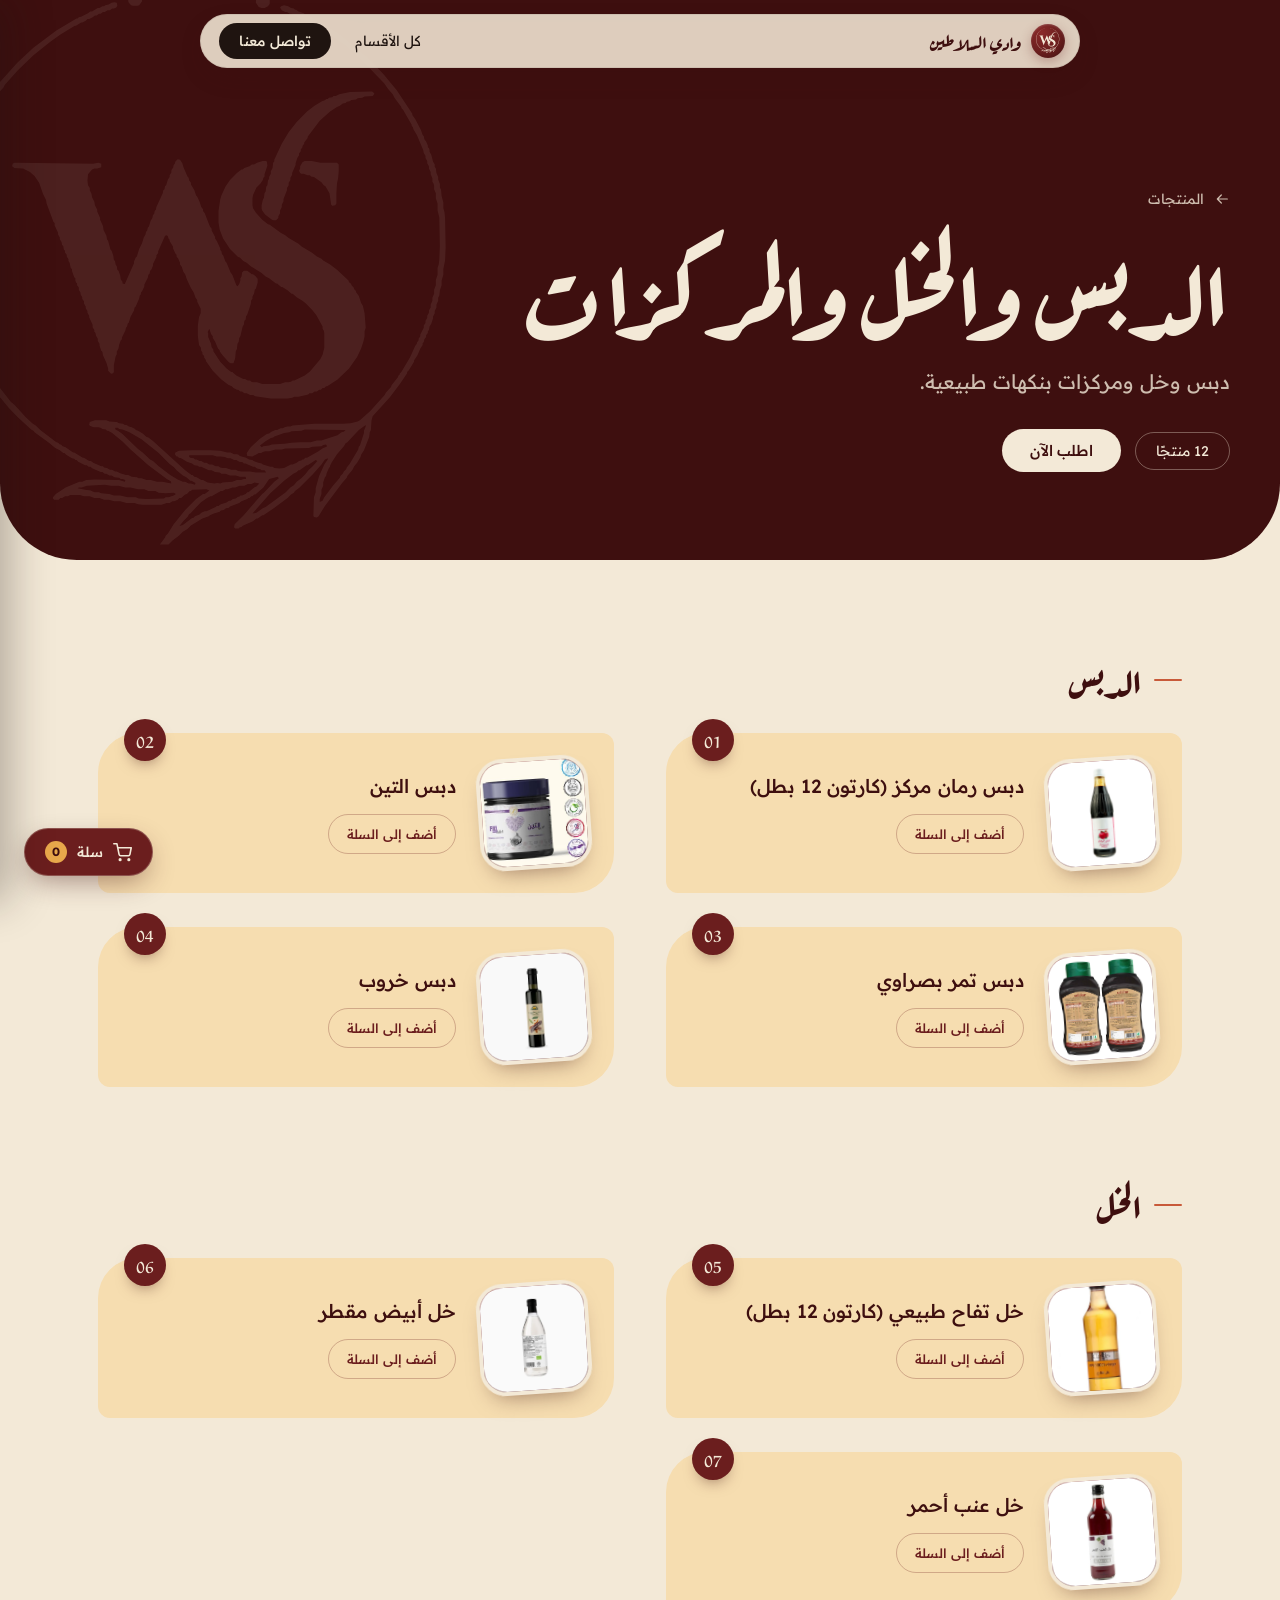
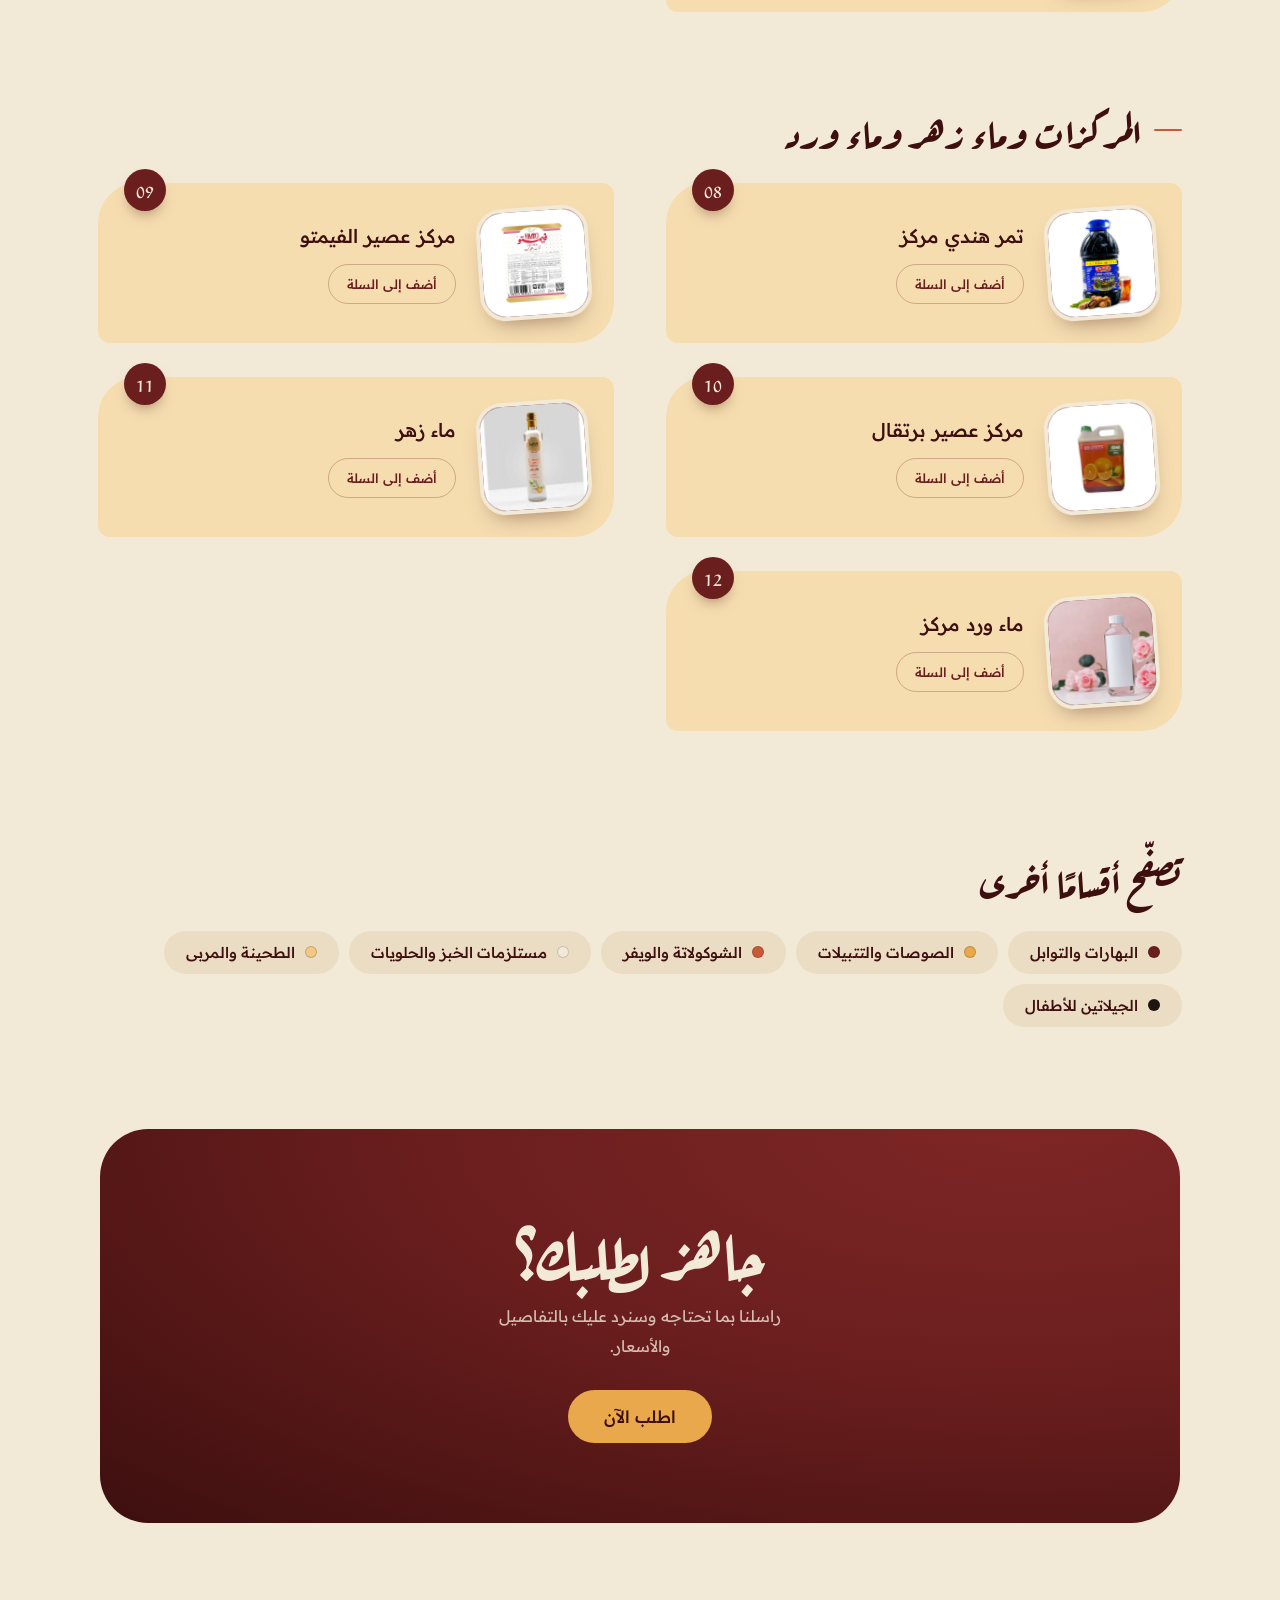
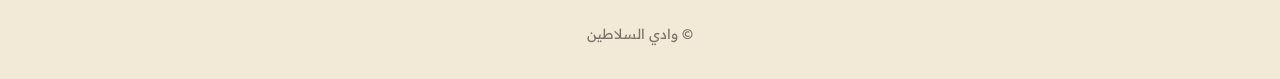
<file: molasses.html>
<!DOCTYPE html>
<html lang="ar" dir="rtl">
<head>
<meta charset="UTF-8">
<meta name="viewport" content="width=device-width, initial-scale=1">
<title>الدبس والخل والمركزات | وادي السلاطين</title>
<meta name="referrer" content="strict-origin-when-cross-origin">
<meta http-equiv="X-Content-Type-Options" content="nosniff">
<link rel="preconnect" href="https://fonts.googleapis.com">
<link rel="preconnect" href="https://fonts.gstatic.com" crossorigin>
<link rel="dns-prefetch" href="https://fonts.googleapis.com">
<link href="https://fonts.googleapis.com/css2?family=Aref+Ruqaa:wght@700&family=Readex+Pro:wght@400;500&display=swap" rel="stylesheet">
<link rel="stylesheet" href="/cart.css">
<link rel="icon" type="image/svg+xml" href="/favicon.svg">
<style>
  :root{--cream:#F3E9D7;--ink:#1F1410;--wine:#6B1E1E;--deep:#3E0F0F;--gold:#E8A84B;--clay:#C85A3A;--ease:cubic-bezier(.25,.8,.25,1)}
  *{margin:0;padding:0;box-sizing:border-box}
  html{scroll-behavior:smooth}
  body{font-family:'Readex Pro','Tajawal',sans-serif;background:var(--cream);color:var(--ink)}
  a:focus-visible{outline:2px solid var(--clay);outline-offset:3px}
  nav{position:fixed;top:14px;left:0;right:0;margin:0 auto;width:min(880px,calc(100% - 28px));z-index:50;display:flex;justify-content:space-between;align-items:center;gap:12px;padding:8px 14px 8px 18px;border-radius:100px;background:rgba(243,233,215,.88);-webkit-backdrop-filter:blur(20px) saturate(140%);backdrop-filter:blur(20px) saturate(140%);border:1px solid rgba(31,20,16,.08);box-shadow:0 10px 30px -10px rgba(62,15,15,.28)}
  .logo{font-family:'Aref Ruqaa',serif;font-size:20px;font-weight:700;color:var(--deep);display:flex;align-items:center;gap:10px;text-decoration:none;white-space:nowrap}
  .logo-mark{width:34px;height:34px;flex:none;padding:4px;border-radius:50%;color:var(--cream);background:radial-gradient(circle at 30% 25%,#8A2A2A,var(--wine) 55%,var(--deep));box-shadow:inset 0 1px 2px rgba(255,255,255,.18),0 4px 12px rgba(107,30,30,.3)}
  .nav-r{display:flex;align-items:center;gap:8px}
  .nav-back{padding:8px 16px;border-radius:100px;color:var(--ink);text-decoration:none;font-size:14px;white-space:nowrap;transition:background .3s,color .3s}
  .nav-back:hover{background:rgba(107,30,30,.07);color:var(--wine)}
  .nav-cta{padding:9px 20px;border-radius:100px;background:var(--ink);color:var(--cream);font-size:14px;font-weight:500;text-decoration:none;white-space:nowrap;transition:transform .3s var(--ease),background .3s}
  .nav-cta:hover{transform:scale(1.05);background:var(--wine)}
  @media (max-width:560px){.nav-back{padding:8px 10px;font-size:13px}}

  .ph{position:relative;overflow:hidden;isolation:isolate;background:var(--bg);color:var(--fg);border-radius:0 0 clamp(36px,6vw,80px) clamp(36px,6vw,80px);padding:clamp(130px,16vw,190px) clamp(18px,4vw,48px) clamp(48px,7vw,88px)}
  .ph-inner{max-width:1180px;margin:0 auto;position:relative}
  .crumb{display:inline-flex;align-items:center;gap:10px;font-size:14px;color:inherit;opacity:.8;text-decoration:none}
  .crumb:hover{opacity:1}
  .crumb svg{width:16px;height:16px;transform:scaleX(-1)}
  .ph h1{margin-top:20px;font-family:'Aref Ruqaa',serif;font-weight:700;font-size:clamp(46px,8.4vw,112px);line-height:1.08}
  .ph p{margin-top:16px;max-width:34ch;font-size:clamp(16px,2vw,20px);line-height:1.9;opacity:.8}
  .ph-row{display:flex;flex-wrap:wrap;align-items:center;gap:14px;margin-top:28px}
  .ph-count{padding:9px 20px;border-radius:100px;font-size:14px;border:1px solid color-mix(in srgb,currentColor 35%,transparent)}
  .ph-btn{padding:12px 28px;border-radius:100px;background:var(--fg);color:var(--bg);font-weight:500;font-size:15px;text-decoration:none;transition:transform .3s var(--ease)}
  .ph-btn:hover{transform:translateY(-3px)}
  .ph-mark{position:absolute;z-index:-1;width:clamp(300px,46vw,560px);aspect-ratio:1;left:-6%;top:50%;transform:translateY(-50%);opacity:.08}

  main{max-width:1180px;margin:0 auto;padding:clamp(48px,7vw,88px) clamp(18px,4vw,48px) 0}
  .pg+.pg{margin-top:clamp(40px,6vw,72px)}
  .pg-title{display:flex;align-items:center;gap:12px;font-family:'Aref Ruqaa',serif;font-weight:700;font-size:clamp(28px,3.4vw,40px);color:var(--deep);margin-bottom:8px}
  .pg-title::before{content:"";width:28px;height:2px;border-radius:2px;background:var(--clay)}
  /* Product card styles loaded from cart.css */

  .more{max-width:1180px;margin:clamp(56px,8vw,104px) auto 0;padding:0 clamp(18px,4vw,48px)}
  .more h2{font-family:'Aref Ruqaa',serif;font-size:clamp(28px,3.4vw,40px);color:var(--deep);margin-bottom:20px}
  .more-list{display:flex;flex-wrap:wrap;gap:10px}
  .more-list a{display:inline-flex;align-items:center;gap:10px;padding:12px 22px;border-radius:100px;background:#EBDDC3;color:var(--deep);text-decoration:none;font-size:15px;font-weight:500;transition:transform .3s var(--ease),background .3s}
  .more-list a:hover{transform:translateY(-3px);background:#E3D1B0}
  .more-list i{width:12px;height:12px;border-radius:50%;background:var(--bg);border:1px solid rgba(31,20,16,.2)}

  .end{padding:clamp(56px,8vw,104px) clamp(14px,4vw,48px)}
  .end-card{max-width:1080px;margin:0 auto;text-align:center;padding:clamp(40px,7vw,80px) 24px;border-radius:clamp(28px,4vw,48px);color:var(--cream);background:radial-gradient(120% 140% at 85% 0%,#7E2626 0%,var(--wine) 45%,var(--deep) 100%)}
  .end-card h2{font-family:'Aref Ruqaa',serif;font-weight:700;font-size:clamp(36px,6vw,68px);line-height:1.15}
  .end-card p{margin:14px auto 0;max-width:34ch;line-height:1.9;color:rgba(243,233,215,.78)}
  .end-card a{display:inline-block;margin-top:28px;padding:16px 36px;border-radius:100px;background:var(--gold);color:var(--deep);font-weight:500;font-size:17px;text-decoration:none;transition:transform .3s var(--ease),background .3s}
  .end-card a:hover{transform:translateY(-3px);background:#F0B65E}
  footer{text-align:center;padding:0 20px 36px;font-size:14px;color:rgba(31,20,16,.55)}
  @media (prefers-reduced-motion:reduce){*{transition-duration:.01ms !important}html{scroll-behavior:auto}}
</style>
</head>
<body>
<svg width="0" height="0" style="position:absolute" aria-hidden="true"><symbol id="ws-mark" viewBox="14 26 974 974"><path fill="currentColor" d="M 688 334 L 684 341 L 684 345 L 682 349 L 684 353 L 686 354 L 690 354 L 697 357 L 701 357 L 703 359 L 708 360 L 721 369 L 725 374 L 728 376 L 735 388 L 738 408 L 740 410 L 745 409 L 747 406 L 747 388 L 748 371 L 750 362 L 751 350 L 751 338 L 748 335 L 719 335 L 704 332 L 692 332 Z M 184 337 L 183 341 L 187 344 L 202 345 L 214 351 L 222 358 L 230 370 L 237 390 L 242 400 L 243 406 L 255 438 L 257 440 L 257 444 L 263 457 L 263 460 L 266 465 L 266 468 L 269 473 L 270 478 L 272 480 L 273 486 L 275 488 L 275 491 L 278 495 L 278 498 L 281 503 L 281 506 L 283 509 L 285 518 L 287 520 L 287 523 L 291 534 L 293 536 L 293 540 L 294 543 L 296 545 L 296 548 L 299 552 L 299 556 L 302 561 L 302 564 L 305 569 L 305 572 L 308 576 L 308 580 L 311 585 L 311 588 L 314 593 L 314 596 L 317 601 L 317 604 L 323 617 L 323 621 L 326 626 L 326 629 L 328 631 L 329 636 L 332 641 L 332 645 L 335 650 L 335 653 L 338 662 L 340 664 L 341 670 L 347 683 L 350 693 L 350 697 L 355 702 L 359 701 L 360 698 L 360 687 L 363 672 L 365 668 L 365 664 L 368 658 L 369 652 L 372 644 L 374 642 L 374 639 L 380 627 L 381 622 L 383 620 L 384 615 L 386 613 L 389 603 L 395 592 L 396 587 L 398 585 L 404 571 L 405 566 L 407 564 L 407 561 L 410 557 L 413 550 L 413 547 L 419 535 L 420 530 L 422 528 L 423 523 L 425 521 L 428 514 L 428 511 L 434 499 L 434 496 L 437 492 L 437 489 L 449 462 L 452 461 L 454 463 L 455 467 L 457 469 L 457 471 L 463 481 L 463 484 L 467 493 L 469 495 L 469 498 L 472 502 L 475 509 L 475 512 L 478 516 L 481 525 L 484 529 L 487 538 L 494 553 L 499 561 L 502 570 L 505 574 L 505 577 L 511 589 L 511 597 L 508 604 L 506 619 L 506 636 L 508 651 L 509 654 L 511 656 L 512 662 L 514 665 L 514 668 L 517 671 L 517 674 L 520 678 L 520 680 L 532 697 L 547 712 L 559 721 L 565 724 L 568 727 L 574 730 L 576 730 L 580 733 L 583 733 L 587 736 L 591 736 L 597 739 L 602 739 L 606 741 L 633 745 L 662 745 L 670 744 L 674 742 L 681 742 L 698 738 L 700 736 L 705 736 L 709 733 L 713 733 L 717 730 L 720 730 L 723 727 L 726 727 L 729 724 L 731 724 L 749 712 L 769 693 L 783 673 L 790 658 L 794 646 L 796 637 L 796 628 L 798 622 L 796 597 L 793 584 L 790 579 L 786 567 L 781 560 L 781 558 L 778 555 L 777 552 L 774 549 L 772 545 L 769 543 L 768 540 L 748 521 L 736 512 L 724 505 L 721 502 L 713 498 L 704 491 L 687 481 L 681 476 L 664 466 L 658 461 L 650 457 L 631 443 L 628 442 L 618 434 L 607 422 L 602 414 L 601 409 L 601 397 L 602 391 L 608 378 L 615 371 L 619 365 L 620 361 L 622 359 L 622 355 L 627 340 L 626 333 L 624 332 L 619 332 L 609 335 L 604 338 L 600 338 L 596 341 L 587 344 L 584 347 L 582 347 L 574 353 L 562 365 L 554 377 L 547 392 L 545 399 L 542 419 L 542 439 L 544 451 L 550 467 L 562 485 L 576 499 L 579 500 L 585 506 L 591 509 L 598 515 L 617 527 L 624 533 L 630 536 L 642 545 L 644 545 L 651 551 L 653 551 L 662 557 L 669 563 L 671 563 L 678 569 L 688 575 L 694 580 L 705 591 L 712 600 L 723 620 L 723 624 L 725 627 L 726 631 L 726 657 L 723 669 L 719 677 L 701 698 L 692 705 L 674 714 L 671 714 L 668 716 L 664 717 L 658 717 L 649 720 L 618 720 L 609 717 L 602 717 L 599 716 L 597 714 L 593 714 L 588 711 L 585 711 L 573 705 L 566 699 L 564 699 L 556 693 L 545 681 L 533 663 L 533 660 L 530 656 L 529 650 L 524 638 L 524 631 L 523 630 L 526 624 L 529 633 L 532 637 L 532 640 L 536 646 L 541 658 L 544 661 L 544 663 L 549 670 L 560 682 L 563 684 L 568 684 L 571 675 L 572 663 L 574 659 L 575 650 L 577 647 L 578 640 L 580 637 L 584 620 L 586 617 L 587 610 L 589 608 L 590 602 L 592 599 L 598 581 L 599 574 L 601 572 L 601 568 L 604 562 L 605 556 L 607 554 L 610 544 L 610 537 L 606 532 L 602 529 L 600 529 L 592 523 L 586 523 L 583 526 L 582 533 L 580 536 L 580 540 L 578 546 L 575 550 L 573 548 L 566 530 L 563 526 L 556 509 L 554 507 L 550 496 L 548 494 L 547 489 L 545 487 L 545 484 L 539 471 L 536 467 L 536 464 L 530 453 L 530 450 L 527 446 L 518 423 L 515 419 L 515 416 L 512 412 L 509 403 L 505 394 L 503 392 L 500 383 L 494 373 L 494 370 L 491 366 L 490 361 L 488 359 L 481 343 L 479 336 L 475 330 L 471 329 L 467 333 L 466 337 L 464 339 L 463 344 L 461 346 L 460 349 L 460 352 L 457 357 L 457 360 L 454 364 L 451 374 L 449 376 L 448 381 L 446 383 L 445 388 L 434 412 L 433 417 L 431 419 L 430 424 L 428 426 L 427 431 L 424 436 L 421 446 L 419 448 L 418 453 L 416 455 L 415 460 L 412 465 L 409 475 L 404 485 L 400 498 L 398 500 L 395 507 L 395 510 L 379 546 L 375 545 L 375 542 L 372 538 L 371 531 L 368 523 L 366 521 L 365 515 L 363 512 L 362 506 L 360 504 L 359 497 L 356 488 L 354 486 L 350 471 L 348 468 L 347 462 L 342 452 L 341 445 L 336 434 L 336 431 L 331 420 L 331 417 L 327 409 L 326 403 L 322 395 L 321 389 L 318 383 L 318 379 L 315 374 L 314 366 L 315 355 L 322 347 L 326 345 L 331 345 L 338 343 L 338 337 L 333 335 L 324 337 L 187 335 Z M 809 211 L 771 212 L 752 216 L 746 219 L 742 219 L 740 221 L 734 222 L 732 224 L 730 224 L 726 227 L 722 228 L 709 236 L 696 246 L 678 264 L 664 282 L 652 302 L 639 330 L 639 333 L 637 335 L 636 344 L 633 350 L 633 354 L 630 360 L 630 363 L 628 366 L 627 374 L 625 377 L 624 385 L 622 388 L 621 396 L 619 400 L 617 409 L 617 415 L 618 418 L 623 425 L 635 434 L 638 435 L 642 435 L 646 431 L 646 428 L 649 423 L 649 418 L 652 412 L 652 408 L 655 402 L 655 398 L 661 383 L 661 379 L 664 374 L 664 370 L 667 365 L 667 361 L 670 356 L 670 353 L 676 339 L 676 336 L 679 327 L 682 322 L 682 319 L 685 315 L 685 312 L 688 308 L 688 306 L 691 302 L 691 300 L 697 292 L 697 290 L 718 262 L 736 246 L 748 238 L 753 236 L 758 232 L 763 231 L 765 229 L 770 228 L 773 226 L 781 225 L 784 223 L 792 222 L 796 220 L 810 219 L 812 217 L 813 214 Z M 332 66 L 322 72 L 319 72 L 315 75 L 303 81 L 299 82 L 297 84 L 295 84 L 260 105 L 220 135 L 192 161 L 159 198 L 129 241 L 129 243 L 126 246 L 126 248 L 123 251 L 123 253 L 114 267 L 114 269 L 112 271 L 111 275 L 108 279 L 105 288 L 103 290 L 99 302 L 96 306 L 96 309 L 93 314 L 90 323 L 90 326 L 87 332 L 87 336 L 84 341 L 81 351 L 81 355 L 79 359 L 78 367 L 75 374 L 75 381 L 72 390 L 72 398 L 69 407 L 69 419 L 66 434 L 65 457 L 66 479 L 65 484 L 67 511 L 69 516 L 69 527 L 72 539 L 73 553 L 75 556 L 75 562 L 78 568 L 78 574 L 79 578 L 81 581 L 82 590 L 84 593 L 84 597 L 87 602 L 87 606 L 90 611 L 90 615 L 93 620 L 93 623 L 96 627 L 96 631 L 99 635 L 99 638 L 102 642 L 102 645 L 105 649 L 105 652 L 108 656 L 108 659 L 111 662 L 117 676 L 126 690 L 126 692 L 129 695 L 129 697 L 138 709 L 141 715 L 147 722 L 151 729 L 156 734 L 158 738 L 177 761 L 192 777 L 216 799 L 220 801 L 222 804 L 247 822 L 258 831 L 266 835 L 272 840 L 274 840 L 277 843 L 287 849 L 291 850 L 293 852 L 295 852 L 298 855 L 310 861 L 313 861 L 316 864 L 319 864 L 323 867 L 337 873 L 340 873 L 344 876 L 347 876 L 352 879 L 356 879 L 361 882 L 369 883 L 372 885 L 375 885 L 380 887 L 379 890 L 369 887 L 327 886 L 312 887 L 305 890 L 300 890 L 276 900 L 259 911 L 254 917 L 254 919 L 256 921 L 264 921 L 267 918 L 270 918 L 275 915 L 280 915 L 284 913 L 301 913 L 308 915 L 318 915 L 326 918 L 335 918 L 343 921 L 351 921 L 361 924 L 371 924 L 382 927 L 396 927 L 402 929 L 410 930 L 443 930 L 452 927 L 457 927 L 462 924 L 465 924 L 471 921 L 474 918 L 477 918 L 484 912 L 487 911 L 492 906 L 494 906 L 496 904 L 521 903 L 526 905 L 518 911 L 515 911 L 503 920 L 484 939 L 464 964 L 454 980 L 450 984 L 449 987 L 440 999 L 455 999 L 462 992 L 473 984 L 480 977 L 488 972 L 494 966 L 514 954 L 525 950 L 527 948 L 534 945 L 544 942 L 546 940 L 551 939 L 555 936 L 560 935 L 562 933 L 578 927 L 582 924 L 592 920 L 594 918 L 596 918 L 599 915 L 601 915 L 604 912 L 606 912 L 620 900 L 630 885 L 645 881 L 647 884 L 639 890 L 621 909 L 618 911 L 585 949 L 570 964 L 569 969 L 571 971 L 577 971 L 579 969 L 581 969 L 585 966 L 601 959 L 608 954 L 610 954 L 618 948 L 620 948 L 638 936 L 662 918 L 668 912 L 673 909 L 675 906 L 683 900 L 706 877 L 721 860 L 727 851 L 732 849 L 732 851 L 726 860 L 717 880 L 711 901 L 711 908 L 708 917 L 707 949 L 708 951 L 713 952 L 716 950 L 727 932 L 757 892 L 765 883 L 766 880 L 775 869 L 778 863 L 783 857 L 789 847 L 790 843 L 795 835 L 804 812 L 805 804 L 807 800 L 808 784 L 810 776 L 840 743 L 858 719 L 870 701 L 870 699 L 873 696 L 882 681 L 882 679 L 888 670 L 893 658 L 897 652 L 897 649 L 899 647 L 900 642 L 903 638 L 903 635 L 906 631 L 906 628 L 908 626 L 909 620 L 912 615 L 915 606 L 915 603 L 918 597 L 918 593 L 921 587 L 921 582 L 924 575 L 924 570 L 926 566 L 927 557 L 930 548 L 930 540 L 933 530 L 933 520 L 936 505 L 937 482 L 936 431 L 935 421 L 933 414 L 933 404 L 930 393 L 929 382 L 927 378 L 927 372 L 924 364 L 924 360 L 921 353 L 920 345 L 918 342 L 918 338 L 915 333 L 912 321 L 909 316 L 909 313 L 908 310 L 906 308 L 906 305 L 903 298 L 900 294 L 899 289 L 897 287 L 894 278 L 884 259 L 879 252 L 879 250 L 852 209 L 829 181 L 799 150 L 794 147 L 782 135 L 758 116 L 744 106 L 741 105 L 738 102 L 736 102 L 730 97 L 713 87 L 711 87 L 705 84 L 702 81 L 700 81 L 698 79 L 694 78 L 690 75 L 681 72 L 677 69 L 675 69 L 673 67 L 668 66 L 663 63 L 656 61 L 651 63 L 649 65 L 652 70 L 658 73 L 661 73 L 666 76 L 669 76 L 673 79 L 676 79 L 680 82 L 682 82 L 686 85 L 698 91 L 702 92 L 718 102 L 722 103 L 734 112 L 736 112 L 743 118 L 745 118 L 749 122 L 761 130 L 786 151 L 830 197 L 837 207 L 845 216 L 848 222 L 860 238 L 860 240 L 863 243 L 878 269 L 878 271 L 880 273 L 881 277 L 887 287 L 898 313 L 899 318 L 902 323 L 902 327 L 905 332 L 905 336 L 908 341 L 908 345 L 911 351 L 911 355 L 914 362 L 914 368 L 916 371 L 917 375 L 917 381 L 920 388 L 920 397 L 923 406 L 923 418 L 926 430 L 927 480 L 926 504 L 925 512 L 923 518 L 923 530 L 920 539 L 920 548 L 917 556 L 917 563 L 914 570 L 914 575 L 911 582 L 911 587 L 908 592 L 908 596 L 905 601 L 905 605 L 902 610 L 902 614 L 899 618 L 899 622 L 893 634 L 893 637 L 890 641 L 890 644 L 887 648 L 887 650 L 884 654 L 875 674 L 860 699 L 857 702 L 857 704 L 855 705 L 854 708 L 843 722 L 842 725 L 833 735 L 831 739 L 806 767 L 788 783 L 784 785 L 772 788 L 759 789 L 709 789 L 671 792 L 667 794 L 662 794 L 657 795 L 654 797 L 650 797 L 644 800 L 641 800 L 634 803 L 630 806 L 626 807 L 614 815 L 598 830 L 591 840 L 592 845 L 601 846 L 612 840 L 616 840 L 619 838 L 623 837 L 630 837 L 641 834 L 652 834 L 658 832 L 699 831 L 705 829 L 721 828 L 724 826 L 729 825 L 731 828 L 728 830 L 724 831 L 716 837 L 696 848 L 693 848 L 690 851 L 688 851 L 686 853 L 682 854 L 678 857 L 671 860 L 668 860 L 656 866 L 648 867 L 639 866 L 636 864 L 632 864 L 619 860 L 617 858 L 611 857 L 603 854 L 601 852 L 595 851 L 590 848 L 579 845 L 577 843 L 574 842 L 569 842 L 563 839 L 557 839 L 545 836 L 529 835 L 496 835 L 473 836 L 467 839 L 466 842 L 469 846 L 471 846 L 473 848 L 477 849 L 487 855 L 496 858 L 500 861 L 506 862 L 508 864 L 512 864 L 525 870 L 530 870 L 536 873 L 544 874 L 547 876 L 554 876 L 562 879 L 572 879 L 579 881 L 589 881 L 590 885 L 586 885 L 581 887 L 574 887 L 566 890 L 549 891 L 545 893 L 540 892 L 535 893 L 523 891 L 515 887 L 512 887 L 504 882 L 500 881 L 497 878 L 495 878 L 484 870 L 428 819 L 420 813 L 417 812 L 410 806 L 402 801 L 398 800 L 397 798 L 391 795 L 386 794 L 382 791 L 379 791 L 376 789 L 369 788 L 365 786 L 352 785 L 347 783 L 327 783 L 318 786 L 317 791 L 319 793 L 325 795 L 333 795 L 337 796 L 340 798 L 346 799 L 348 801 L 350 801 L 357 805 L 375 820 L 389 834 L 420 861 L 452 885 L 459 889 L 460 893 L 444 890 L 435 890 L 424 887 L 417 887 L 408 884 L 403 884 L 400 882 L 391 881 L 385 878 L 381 878 L 371 875 L 365 872 L 362 872 L 357 869 L 353 869 L 348 866 L 343 865 L 341 863 L 338 863 L 324 857 L 320 854 L 317 854 L 308 848 L 306 848 L 291 839 L 289 839 L 276 830 L 271 828 L 268 825 L 266 825 L 263 822 L 260 821 L 232 800 L 224 792 L 218 788 L 206 777 L 187 756 L 181 751 L 154 717 L 149 708 L 142 699 L 130 679 L 130 677 L 127 674 L 112 644 L 112 641 L 106 629 L 106 626 L 103 621 L 103 618 L 100 613 L 97 604 L 97 600 L 94 595 L 91 585 L 91 580 L 88 574 L 88 568 L 83 551 L 82 539 L 80 535 L 79 528 L 79 516 L 77 509 L 76 500 L 76 437 L 77 427 L 79 419 L 79 405 L 80 400 L 82 397 L 82 390 L 83 385 L 85 382 L 85 376 L 88 364 L 91 357 L 91 352 L 94 346 L 94 342 L 97 337 L 97 333 L 100 328 L 100 325 L 103 320 L 103 317 L 106 312 L 106 309 L 115 288 L 118 284 L 118 282 L 121 278 L 122 274 L 124 272 L 124 270 L 130 261 L 130 259 L 150 227 L 156 220 L 160 213 L 168 204 L 170 200 L 193 174 L 220 148 L 250 124 L 267 112 L 292 97 L 294 97 L 303 91 L 305 91 L 311 88 L 314 85 L 317 85 L 323 82 L 327 79 L 330 79 L 334 76 L 337 76 L 341 73 L 344 73 L 349 70 L 353 70 L 357 67 L 360 67 L 364 65 L 366 62 L 365 57 L 361 56 L 356 57 L 351 60 L 345 61 L 343 63 L 340 63 L 335 66 Z M 297 901 L 299 900 L 304 900 L 313 897 L 344 895 L 355 897 L 368 897 L 380 900 L 389 900 L 402 903 L 413 903 L 420 906 L 432 906 L 438 909 L 450 910 L 464 909 L 468 911 L 464 914 L 455 917 L 450 917 L 447 919 L 417 920 L 403 919 L 398 917 L 384 917 L 371 914 L 360 914 L 352 911 L 338 910 L 334 908 L 327 908 L 323 907 L 320 905 L 310 904 Z M 613 893 L 608 898 L 604 900 L 594 908 L 592 908 L 589 911 L 583 914 L 580 914 L 578 916 L 576 916 L 572 919 L 567 920 L 563 923 L 560 923 L 556 926 L 546 929 L 542 932 L 539 932 L 537 934 L 521 941 L 518 941 L 512 944 L 509 947 L 501 950 L 498 953 L 496 953 L 480 965 L 474 967 L 481 958 L 488 951 L 491 946 L 493 945 L 511 926 L 522 918 L 528 915 L 530 915 L 546 906 L 549 906 L 554 903 L 558 903 L 566 900 L 571 900 L 579 897 L 587 897 L 593 894 L 599 894 L 605 891 Z M 714 854 L 705 864 L 699 869 L 693 877 L 686 884 L 678 890 L 673 896 L 667 900 L 659 908 L 624 934 L 619 936 L 608 944 L 601 945 L 632 910 L 656 888 L 672 876 L 678 873 L 681 870 L 683 870 L 695 861 L 697 861 L 711 852 Z M 491 844 L 532 844 L 539 846 L 546 846 L 553 847 L 558 849 L 563 849 L 569 852 L 573 852 L 578 855 L 584 856 L 586 858 L 589 858 L 602 864 L 605 864 L 609 867 L 615 868 L 617 870 L 622 870 L 625 874 L 607 874 L 597 872 L 582 872 L 576 871 L 572 869 L 564 869 L 555 866 L 549 866 L 545 865 L 542 863 L 537 863 L 531 860 L 526 860 L 521 857 L 517 857 L 512 854 L 509 854 L 504 851 L 501 851 L 499 849 L 493 848 L 491 847 Z M 763 800 L 760 803 L 756 804 L 749 809 L 721 818 L 713 818 L 702 821 L 684 821 L 669 822 L 657 824 L 635 825 L 630 827 L 620 828 L 617 830 L 614 827 L 623 820 L 633 814 L 637 813 L 639 811 L 656 805 L 665 804 L 669 802 L 686 801 L 692 799 Z M 363 796 L 367 796 L 369 798 L 375 799 L 387 804 L 408 816 L 438 840 L 456 858 L 465 865 L 469 870 L 480 879 L 486 882 L 493 888 L 495 888 L 502 892 L 501 895 L 494 893 L 490 893 L 484 890 L 480 890 L 471 886 L 458 878 L 438 863 L 428 854 L 423 851 L 410 839 L 402 833 L 375 807 L 367 801 L 364 800 L 362 798 Z M 798 791 L 798 794 L 795 801 L 795 805 L 788 827 L 786 829 L 785 834 L 770 859 L 765 865 L 764 868 L 760 872 L 758 876 L 754 880 L 753 883 L 741 897 L 726 917 L 723 923 L 718 925 L 718 920 L 721 911 L 721 904 L 724 897 L 724 891 L 727 882 L 729 880 L 730 875 L 734 866 L 736 864 L 736 862 L 739 856 L 748 842 L 760 828 L 763 823 L 766 821 L 786 800 Z M 617 43 L 613 45 L 609 49 L 607 53 L 607 57 L 612 64 L 617 66 L 622 66 L 628 63 L 631 59 L 631 51 L 627 46 L 620 43 Z M 393 40 L 390 42 L 385 48 L 385 54 L 386 57 L 390 61 L 393 62 L 401 62 L 404 61 L 409 54 L 409 48 L 408 46 L 404 42 L 400 40 Z M 541 30 L 535 35 L 534 38 L 534 45 L 537 49 L 542 52 L 550 52 L 557 46 L 557 43 L 558 42 L 557 37 L 554 32 L 550 30 Z M 468 28 L 461 33 L 459 36 L 458 41 L 460 46 L 464 49 L 469 51 L 474 51 L 481 47 L 483 41 L 482 34 L 475 28 Z"/></symbol></svg>
<nav aria-label="التنقل الرئيسي">
  <a href="index.html" class="logo" aria-label="وادي السلاطين"><svg class="logo-mark" viewBox="14 26 974 974" aria-hidden="true"><use href="#ws-mark"/></svg><span>وادي السلاطين</span></a>
  <div class="nav-r"><a href="index.html#showcase" class="nav-back">كل الأقسام</a><a href="index.html#cta" class="nav-cta">تواصل معنا</a></div>
  <button class="burger" id="burger" aria-label="فتح القائمة" aria-expanded="false" aria-controls="drawer">
    <span></span><span></span><span></span>
  </button>
</nav>

<div class="drawer" id="drawer">
  <a href="index.html">الرئيسية</a>
  <a href="index.html#cta">تواصل معنا</a>
  <button type="button" class="drawer-cart-btn" id="ws-drawer-cart-btn">
    <span>سلة</span>
    <span class="badge" id="ws-drawer-cart-count">0</span>
  </button>
</div>

<header class="ph" style="--bg:#3E0F0F;--fg:#F3E9D7">
  <svg class="ph-mark" viewBox="14 26 974 974" aria-hidden="true"><use href="#ws-mark"/></svg>
  <div class="ph-inner">
    <a class="crumb" href="index.html#showcase"><svg viewBox="0 0 24 24" fill="none" stroke="currentColor" stroke-width="1.8" stroke-linecap="round" stroke-linejoin="round" aria-hidden="true"><path d="M4 12h15M13 6l6 6-6 6"/></svg>المنتجات</a>
    <h1>الدبس والخل والمركزات</h1>
    <p>دبس وخل ومركزات بنكهات طبيعية.</p>
    <div class="ph-row"><span class="ph-count">12 منتجًا</span><a class="ph-btn" href="index.html#cta">اطلب الآن</a></div>
  </div>
</header>

<main>
  <section class="pg">
    <h2 class="pg-title">الدبس</h2>
    <ol class="items">
      <li>
        <span class="i-img">
          <svg class="i-ph" viewBox="14 26 974 974" aria-hidden="true"><use href="#ws-mark"/></svg>
          <img src="/products/دبس رمان مركز (كارتون 12 بطل).png" alt="دبس رمان مركز (كارتون 12 بطل)" loading="lazy" width="240" height="300" onerror="this.remove()">
        </span>
        <div class="i-body">
          <span class="i-n">01</span>
          <span class="i-name">دبس رمان مركز (كارتون 12 بطل)</span>
          <button type="button" class="i-go">أضف إلى السلة</button>
        </div>
      </li>
      <li>
        <span class="i-img">
          <svg class="i-ph" viewBox="14 26 974 974" aria-hidden="true"><use href="#ws-mark"/></svg>
          <img src="/products/دبس التين.jpg.jpeg" alt="دبس التين" loading="lazy" width="240" height="300" onerror="this.remove()">
        </span>
        <div class="i-body">
          <span class="i-n">02</span>
          <span class="i-name">دبس التين</span>
          <button type="button" class="i-go">أضف إلى السلة</button>
        </div>
      </li>
      <li>
        <span class="i-img">
          <svg class="i-ph" viewBox="14 26 974 974" aria-hidden="true"><use href="#ws-mark"/></svg>
          <img src="/products/دبس تمر بصراوي.jpg.jpeg" alt="دبس تمر بصراوي" loading="lazy" width="240" height="300" onerror="this.remove()">
        </span>
        <div class="i-body">
          <span class="i-n">03</span>
          <span class="i-name">دبس تمر بصراوي</span>
          <button type="button" class="i-go">أضف إلى السلة</button>
        </div>
      </li>
      <li>
        <span class="i-img">
          <svg class="i-ph" viewBox="14 26 974 974" aria-hidden="true"><use href="#ws-mark"/></svg>
          <img src="/products/دبس خروب.webp" alt="دبس خروب" loading="lazy" width="240" height="300" onerror="this.remove()">
        </span>
        <div class="i-body">
          <span class="i-n">04</span>
          <span class="i-name">دبس خروب</span>
          <button type="button" class="i-go">أضف إلى السلة</button>
        </div>
      </li>
    </ol>
  </section>
  <section class="pg">
    <h2 class="pg-title">الخل</h2>
    <ol class="items">
      <li>
        <span class="i-img">
          <svg class="i-ph" viewBox="14 26 974 974" aria-hidden="true"><use href="#ws-mark"/></svg>
          <img src="/products/خل تفاح طبيعي (كارتون 12 بطل).jpg.jpeg" alt="خل تفاح طبيعي (كارتون 12 بطل)" loading="lazy" width="240" height="300" onerror="this.remove()">
        </span>
        <div class="i-body">
          <span class="i-n">05</span>
          <span class="i-name">خل تفاح طبيعي (كارتون 12 بطل)</span>
          <button type="button" class="i-go">أضف إلى السلة</button>
        </div>
      </li>
      <li>
        <span class="i-img">
          <svg class="i-ph" viewBox="14 26 974 974" aria-hidden="true"><use href="#ws-mark"/></svg>
          <img src="/products/خل أبيض مقطر.webp" alt="خل أبيض مقطر" loading="lazy" width="240" height="300" onerror="this.remove()">
        </span>
        <div class="i-body">
          <span class="i-n">06</span>
          <span class="i-name">خل أبيض مقطر</span>
          <button type="button" class="i-go">أضف إلى السلة</button>
        </div>
      </li>
      <li>
        <span class="i-img">
          <svg class="i-ph" viewBox="14 26 974 974" aria-hidden="true"><use href="#ws-mark"/></svg>
          <img src="/products/خل عنب أحمر.jpg.jpeg" alt="خل عنب أحمر" loading="lazy" width="240" height="300" onerror="this.remove()">
        </span>
        <div class="i-body">
          <span class="i-n">07</span>
          <span class="i-name">خل عنب أحمر</span>
          <button type="button" class="i-go">أضف إلى السلة</button>
        </div>
      </li>
    </ol>
  </section>
  <section class="pg">
    <h2 class="pg-title">المركزات وماء زهر وماء ورد</h2>
    <ol class="items">
      <li>
        <span class="i-img">
          <svg class="i-ph" viewBox="14 26 974 974" aria-hidden="true"><use href="#ws-mark"/></svg>
          <img src="/products/تمر هندي مركز.jpg.jpeg" alt="تمر هندي مركز" loading="lazy" width="240" height="300" onerror="this.remove()">
        </span>
        <div class="i-body">
          <span class="i-n">08</span>
          <span class="i-name">تمر هندي مركز</span>
          <button type="button" class="i-go">أضف إلى السلة</button>
        </div>
      </li>
      <li>
        <span class="i-img">
          <svg class="i-ph" viewBox="14 26 974 974" aria-hidden="true"><use href="#ws-mark"/></svg>
          <img src="/products/مركز عصير الفيمتو.jpg.jpeg" alt="مركز عصير الفيمتو" loading="lazy" width="240" height="300" onerror="this.remove()">
        </span>
        <div class="i-body">
          <span class="i-n">09</span>
          <span class="i-name">مركز عصير الفيمتو</span>
          <button type="button" class="i-go">أضف إلى السلة</button>
        </div>
      </li>
      <li>
        <span class="i-img">
          <svg class="i-ph" viewBox="14 26 974 974" aria-hidden="true"><use href="#ws-mark"/></svg>
          <img src="/products/مركز عصير برتقال.jpg.jpeg" alt="مركز عصير برتقال" loading="lazy" width="240" height="300" onerror="this.remove()">
        </span>
        <div class="i-body">
          <span class="i-n">10</span>
          <span class="i-name">مركز عصير برتقال</span>
          <button type="button" class="i-go">أضف إلى السلة</button>
        </div>
      </li>
      <li>
        <span class="i-img">
          <svg class="i-ph" viewBox="14 26 974 974" aria-hidden="true"><use href="#ws-mark"/></svg>
          <img src="/products/ماء زهر.jpg.jpeg" alt="ماء زهر" loading="lazy" width="240" height="300" onerror="this.remove()">
        </span>
        <div class="i-body">
          <span class="i-n">11</span>
          <span class="i-name">ماء زهر</span>
          <button type="button" class="i-go">أضف إلى السلة</button>
        </div>
      </li>
      <li>
        <span class="i-img">
          <svg class="i-ph" viewBox="14 26 974 974" aria-hidden="true"><use href="#ws-mark"/></svg>
          <img src="/products/ماء ورد مركز.png.avif" alt="ماء ورد مركز" loading="lazy" width="240" height="300" onerror="this.remove()">
        </span>
        <div class="i-body">
          <span class="i-n">12</span>
          <span class="i-name">ماء ورد مركز</span>
          <button type="button" class="i-go">أضف إلى السلة</button>
        </div>
      </li>
    </ol>
  </section>
</main>

<div class="more"><h2>تصفّح أقسامًا أخرى</h2><div class="more-list"><a href="spices.html" style="--bg:#6B1E1E"><i></i>البهارات والتوابل</a><a href="sauces.html" style="--bg:#E8A84B"><i></i>الصوصات والتتبيلات</a><a href="chocolate.html" style="--bg:#C85A3A"><i></i>الشوكولاتة والويفر</a><a href="baking.html" style="--bg:#F3E9D7"><i></i>مستلزمات الخبز والحلويات</a><a href="tahini.html" style="--bg:#F2C887"><i></i>الطحينة والمربى</a><a href="gelatin.html" style="--bg:#1F1410"><i></i>الجيلاتين للأطفال</a></div></div>

<section class="end"><div class="end-card"><h2>جاهز لطلبك؟</h2><p>راسلنا بما تحتاجه وسنرد عليك بالتفاصيل والأسعار.</p><a href="index.html#cta">اطلب الآن</a></div></section>
<footer>© وادي السلاطين</footer>
<script src="/cart.js"></script>
</body>
</html>
</file>
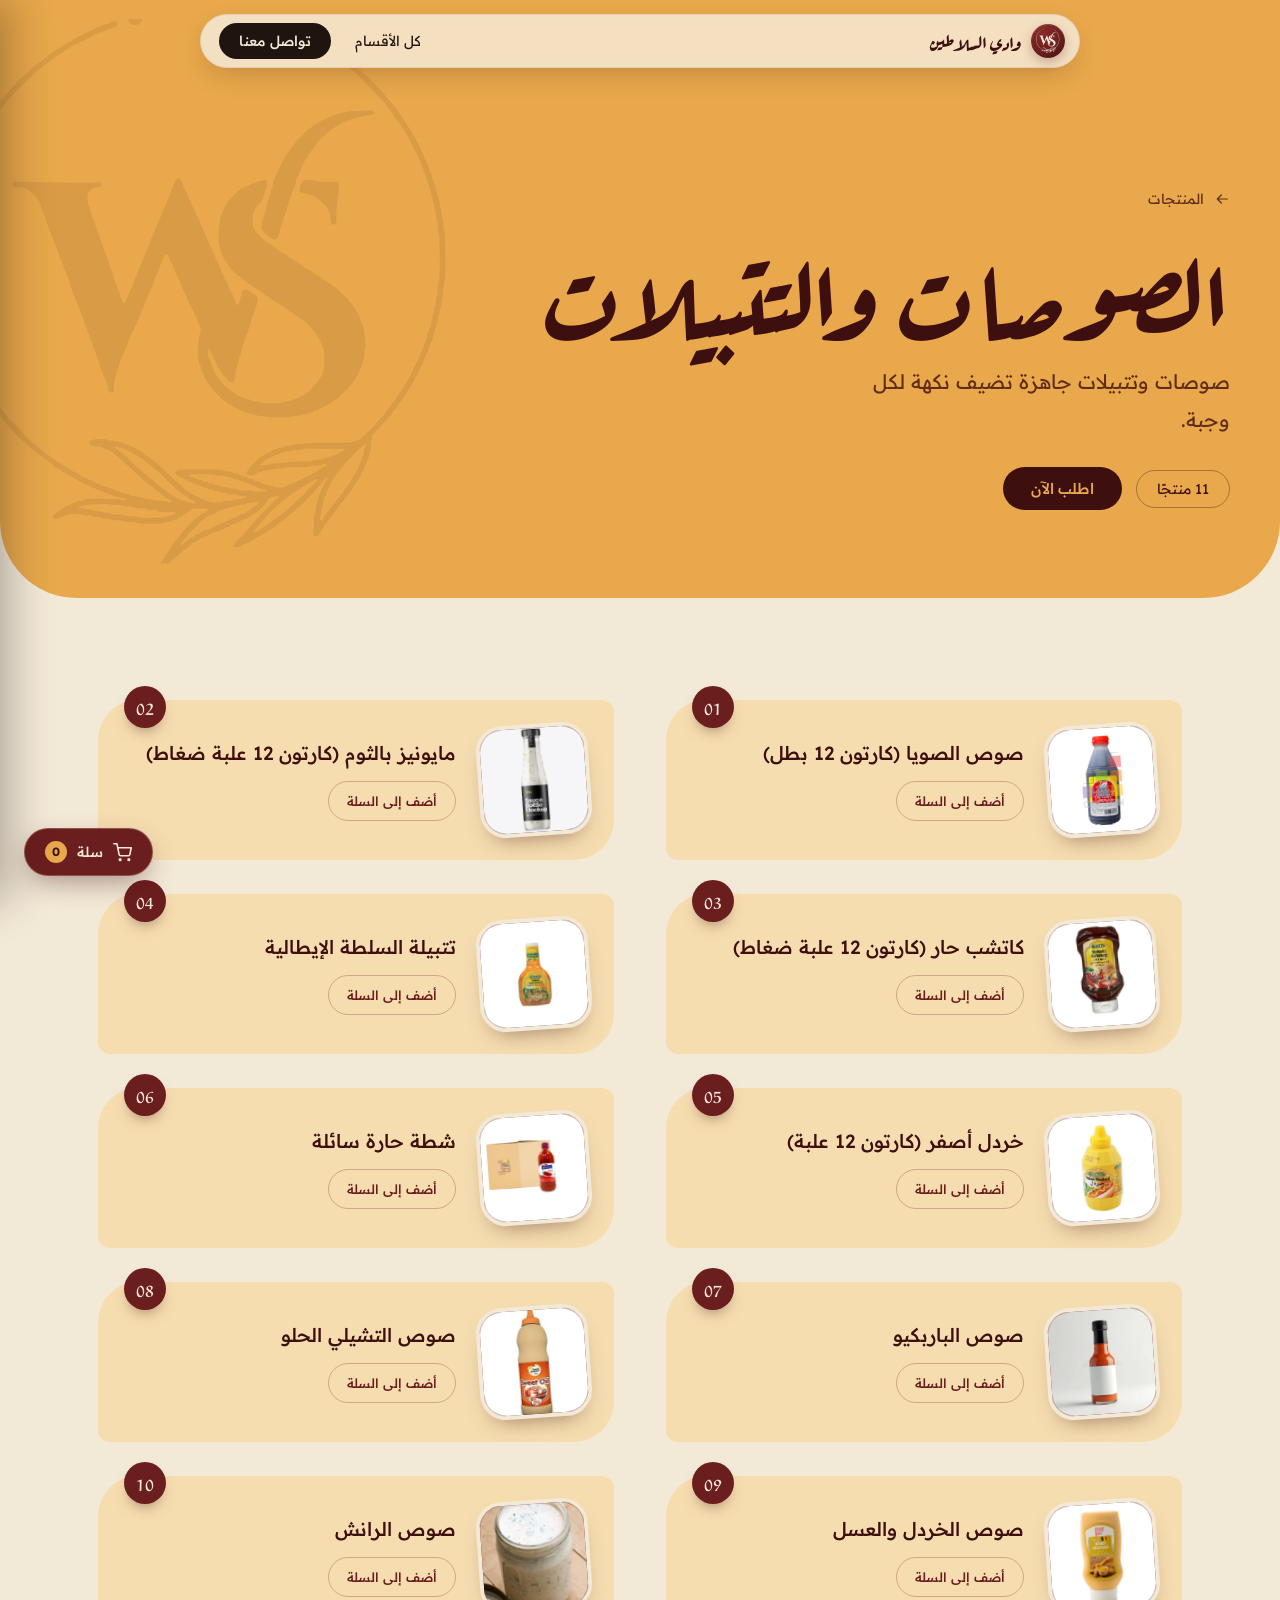
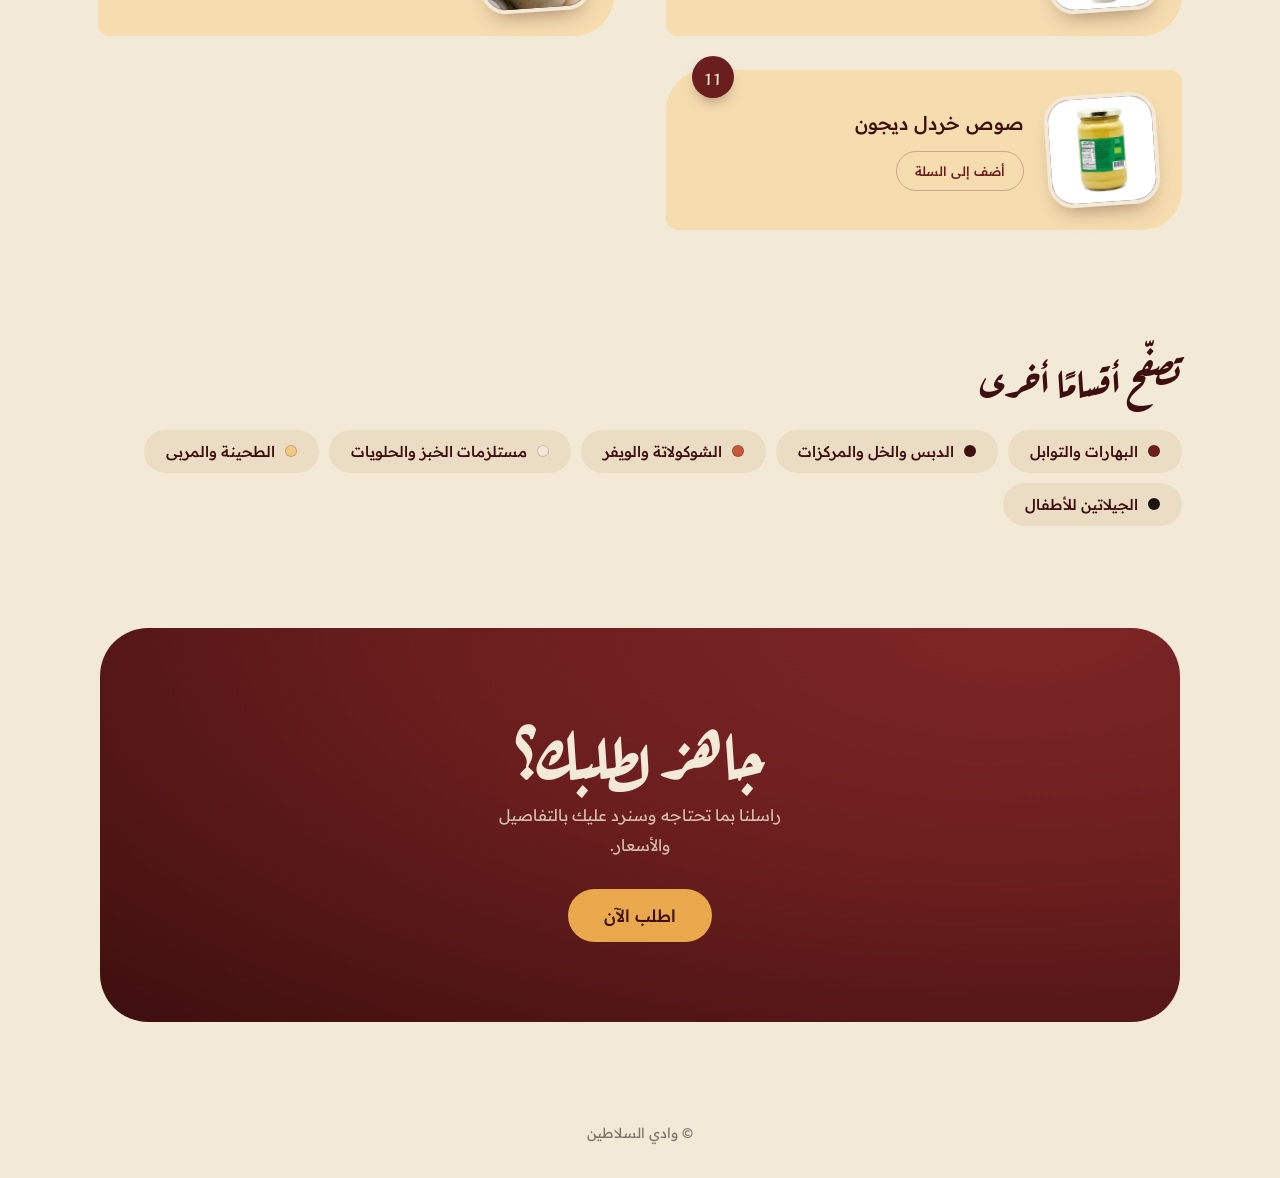
<file: sauces.html>
<!DOCTYPE html>
<html lang="ar" dir="rtl">
<head>
<meta charset="UTF-8">
<meta name="viewport" content="width=device-width, initial-scale=1">
<title>الصوصات والتتبيلات | وادي السلاطين</title>
<meta name="referrer" content="strict-origin-when-cross-origin">
<meta http-equiv="X-Content-Type-Options" content="nosniff">
<link rel="preconnect" href="https://fonts.googleapis.com">
<link rel="preconnect" href="https://fonts.gstatic.com" crossorigin>
<link rel="dns-prefetch" href="https://fonts.googleapis.com">
<link href="https://fonts.googleapis.com/css2?family=Aref+Ruqaa:wght@700&family=Readex+Pro:wght@400;500&display=swap" rel="stylesheet">
<link rel="stylesheet" href="/cart.css">
<link rel="icon" type="image/svg+xml" href="/favicon.svg">
<style>
  :root{--cream:#F3E9D7;--ink:#1F1410;--wine:#6B1E1E;--deep:#3E0F0F;--gold:#E8A84B;--clay:#C85A3A;--ease:cubic-bezier(.25,.8,.25,1)}
  *{margin:0;padding:0;box-sizing:border-box}
  html{scroll-behavior:smooth}
  body{font-family:'Readex Pro','Tajawal',sans-serif;background:var(--cream);color:var(--ink)}
  a:focus-visible{outline:2px solid var(--clay);outline-offset:3px}
  nav{position:fixed;top:14px;left:0;right:0;margin:0 auto;width:min(880px,calc(100% - 28px));z-index:50;display:flex;justify-content:space-between;align-items:center;gap:12px;padding:8px 14px 8px 18px;border-radius:100px;background:rgba(243,233,215,.88);-webkit-backdrop-filter:blur(20px) saturate(140%);backdrop-filter:blur(20px) saturate(140%);border:1px solid rgba(31,20,16,.08);box-shadow:0 10px 30px -10px rgba(62,15,15,.28)}
  .logo{font-family:'Aref Ruqaa',serif;font-size:20px;font-weight:700;color:var(--deep);display:flex;align-items:center;gap:10px;text-decoration:none;white-space:nowrap}
  .logo-mark{width:34px;height:34px;flex:none;padding:4px;border-radius:50%;color:var(--cream);background:radial-gradient(circle at 30% 25%,#8A2A2A,var(--wine) 55%,var(--deep));box-shadow:inset 0 1px 2px rgba(255,255,255,.18),0 4px 12px rgba(107,30,30,.3)}
  .nav-r{display:flex;align-items:center;gap:8px}
  .nav-back{padding:8px 16px;border-radius:100px;color:var(--ink);text-decoration:none;font-size:14px;white-space:nowrap;transition:background .3s,color .3s}
  .nav-back:hover{background:rgba(107,30,30,.07);color:var(--wine)}
  .nav-cta{padding:9px 20px;border-radius:100px;background:var(--ink);color:var(--cream);font-size:14px;font-weight:500;text-decoration:none;white-space:nowrap;transition:transform .3s var(--ease),background .3s}
  .nav-cta:hover{transform:scale(1.05);background:var(--wine)}
  @media (max-width:560px){.nav-back{padding:8px 10px;font-size:13px}}

  .ph{position:relative;overflow:hidden;isolation:isolate;background:var(--bg);color:var(--fg);border-radius:0 0 clamp(36px,6vw,80px) clamp(36px,6vw,80px);padding:clamp(130px,16vw,190px) clamp(18px,4vw,48px) clamp(48px,7vw,88px)}
  .ph-inner{max-width:1180px;margin:0 auto;position:relative}
  .crumb{display:inline-flex;align-items:center;gap:10px;font-size:14px;color:inherit;opacity:.8;text-decoration:none}
  .crumb:hover{opacity:1}
  .crumb svg{width:16px;height:16px;transform:scaleX(-1)}
  .ph h1{margin-top:20px;font-family:'Aref Ruqaa',serif;font-weight:700;font-size:clamp(46px,8.4vw,112px);line-height:1.08}
  .ph p{margin-top:16px;max-width:34ch;font-size:clamp(16px,2vw,20px);line-height:1.9;opacity:.8}
  .ph-row{display:flex;flex-wrap:wrap;align-items:center;gap:14px;margin-top:28px}
  .ph-count{padding:9px 20px;border-radius:100px;font-size:14px;border:1px solid color-mix(in srgb,currentColor 35%,transparent)}
  .ph-btn{padding:12px 28px;border-radius:100px;background:var(--fg);color:var(--bg);font-weight:500;font-size:15px;text-decoration:none;transition:transform .3s var(--ease)}
  .ph-btn:hover{transform:translateY(-3px)}
  .ph-mark{position:absolute;z-index:-1;width:clamp(300px,46vw,560px);aspect-ratio:1;left:-6%;top:50%;transform:translateY(-50%);opacity:.08}

  main{max-width:1180px;margin:0 auto;padding:clamp(48px,7vw,88px) clamp(18px,4vw,48px) 0}
  .pg+.pg{margin-top:clamp(40px,6vw,72px)}
  .pg-title{display:flex;align-items:center;gap:12px;font-family:'Aref Ruqaa',serif;font-weight:700;font-size:clamp(28px,3.4vw,40px);color:var(--deep);margin-bottom:8px}
  .pg-title::before{content:"";width:28px;height:2px;border-radius:2px;background:var(--clay)}
  /* Product card styles loaded from cart.css */

  .more{max-width:1180px;margin:clamp(56px,8vw,104px) auto 0;padding:0 clamp(18px,4vw,48px)}
  .more h2{font-family:'Aref Ruqaa',serif;font-size:clamp(28px,3.4vw,40px);color:var(--deep);margin-bottom:20px}
  .more-list{display:flex;flex-wrap:wrap;gap:10px}
  .more-list a{display:inline-flex;align-items:center;gap:10px;padding:12px 22px;border-radius:100px;background:#EBDDC3;color:var(--deep);text-decoration:none;font-size:15px;font-weight:500;transition:transform .3s var(--ease),background .3s}
  .more-list a:hover{transform:translateY(-3px);background:#E3D1B0}
  .more-list i{width:12px;height:12px;border-radius:50%;background:var(--bg);border:1px solid rgba(31,20,16,.2)}

  .end{padding:clamp(56px,8vw,104px) clamp(14px,4vw,48px)}
  .end-card{max-width:1080px;margin:0 auto;text-align:center;padding:clamp(40px,7vw,80px) 24px;border-radius:clamp(28px,4vw,48px);color:var(--cream);background:radial-gradient(120% 140% at 85% 0%,#7E2626 0%,var(--wine) 45%,var(--deep) 100%)}
  .end-card h2{font-family:'Aref Ruqaa',serif;font-weight:700;font-size:clamp(36px,6vw,68px);line-height:1.15}
  .end-card p{margin:14px auto 0;max-width:34ch;line-height:1.9;color:rgba(243,233,215,.78)}
  .end-card a{display:inline-block;margin-top:28px;padding:16px 36px;border-radius:100px;background:var(--gold);color:var(--deep);font-weight:500;font-size:17px;text-decoration:none;transition:transform .3s var(--ease),background .3s}
  .end-card a:hover{transform:translateY(-3px);background:#F0B65E}
  footer{text-align:center;padding:0 20px 36px;font-size:14px;color:rgba(31,20,16,.55)}
  @media (prefers-reduced-motion:reduce){*{transition-duration:.01ms !important}html{scroll-behavior:auto}}
</style>
</head>
<body>
<svg width="0" height="0" style="position:absolute" aria-hidden="true"><symbol id="ws-mark" viewBox="14 26 974 974"><path fill="currentColor" d="M 688 334 L 684 341 L 684 345 L 682 349 L 684 353 L 686 354 L 690 354 L 697 357 L 701 357 L 703 359 L 708 360 L 721 369 L 725 374 L 728 376 L 735 388 L 738 408 L 740 410 L 745 409 L 747 406 L 747 388 L 748 371 L 750 362 L 751 350 L 751 338 L 748 335 L 719 335 L 704 332 L 692 332 Z M 184 337 L 183 341 L 187 344 L 202 345 L 214 351 L 222 358 L 230 370 L 237 390 L 242 400 L 243 406 L 255 438 L 257 440 L 257 444 L 263 457 L 263 460 L 266 465 L 266 468 L 269 473 L 270 478 L 272 480 L 273 486 L 275 488 L 275 491 L 278 495 L 278 498 L 281 503 L 281 506 L 283 509 L 285 518 L 287 520 L 287 523 L 291 534 L 293 536 L 293 540 L 294 543 L 296 545 L 296 548 L 299 552 L 299 556 L 302 561 L 302 564 L 305 569 L 305 572 L 308 576 L 308 580 L 311 585 L 311 588 L 314 593 L 314 596 L 317 601 L 317 604 L 323 617 L 323 621 L 326 626 L 326 629 L 328 631 L 329 636 L 332 641 L 332 645 L 335 650 L 335 653 L 338 662 L 340 664 L 341 670 L 347 683 L 350 693 L 350 697 L 355 702 L 359 701 L 360 698 L 360 687 L 363 672 L 365 668 L 365 664 L 368 658 L 369 652 L 372 644 L 374 642 L 374 639 L 380 627 L 381 622 L 383 620 L 384 615 L 386 613 L 389 603 L 395 592 L 396 587 L 398 585 L 404 571 L 405 566 L 407 564 L 407 561 L 410 557 L 413 550 L 413 547 L 419 535 L 420 530 L 422 528 L 423 523 L 425 521 L 428 514 L 428 511 L 434 499 L 434 496 L 437 492 L 437 489 L 449 462 L 452 461 L 454 463 L 455 467 L 457 469 L 457 471 L 463 481 L 463 484 L 467 493 L 469 495 L 469 498 L 472 502 L 475 509 L 475 512 L 478 516 L 481 525 L 484 529 L 487 538 L 494 553 L 499 561 L 502 570 L 505 574 L 505 577 L 511 589 L 511 597 L 508 604 L 506 619 L 506 636 L 508 651 L 509 654 L 511 656 L 512 662 L 514 665 L 514 668 L 517 671 L 517 674 L 520 678 L 520 680 L 532 697 L 547 712 L 559 721 L 565 724 L 568 727 L 574 730 L 576 730 L 580 733 L 583 733 L 587 736 L 591 736 L 597 739 L 602 739 L 606 741 L 633 745 L 662 745 L 670 744 L 674 742 L 681 742 L 698 738 L 700 736 L 705 736 L 709 733 L 713 733 L 717 730 L 720 730 L 723 727 L 726 727 L 729 724 L 731 724 L 749 712 L 769 693 L 783 673 L 790 658 L 794 646 L 796 637 L 796 628 L 798 622 L 796 597 L 793 584 L 790 579 L 786 567 L 781 560 L 781 558 L 778 555 L 777 552 L 774 549 L 772 545 L 769 543 L 768 540 L 748 521 L 736 512 L 724 505 L 721 502 L 713 498 L 704 491 L 687 481 L 681 476 L 664 466 L 658 461 L 650 457 L 631 443 L 628 442 L 618 434 L 607 422 L 602 414 L 601 409 L 601 397 L 602 391 L 608 378 L 615 371 L 619 365 L 620 361 L 622 359 L 622 355 L 627 340 L 626 333 L 624 332 L 619 332 L 609 335 L 604 338 L 600 338 L 596 341 L 587 344 L 584 347 L 582 347 L 574 353 L 562 365 L 554 377 L 547 392 L 545 399 L 542 419 L 542 439 L 544 451 L 550 467 L 562 485 L 576 499 L 579 500 L 585 506 L 591 509 L 598 515 L 617 527 L 624 533 L 630 536 L 642 545 L 644 545 L 651 551 L 653 551 L 662 557 L 669 563 L 671 563 L 678 569 L 688 575 L 694 580 L 705 591 L 712 600 L 723 620 L 723 624 L 725 627 L 726 631 L 726 657 L 723 669 L 719 677 L 701 698 L 692 705 L 674 714 L 671 714 L 668 716 L 664 717 L 658 717 L 649 720 L 618 720 L 609 717 L 602 717 L 599 716 L 597 714 L 593 714 L 588 711 L 585 711 L 573 705 L 566 699 L 564 699 L 556 693 L 545 681 L 533 663 L 533 660 L 530 656 L 529 650 L 524 638 L 524 631 L 523 630 L 526 624 L 529 633 L 532 637 L 532 640 L 536 646 L 541 658 L 544 661 L 544 663 L 549 670 L 560 682 L 563 684 L 568 684 L 571 675 L 572 663 L 574 659 L 575 650 L 577 647 L 578 640 L 580 637 L 584 620 L 586 617 L 587 610 L 589 608 L 590 602 L 592 599 L 598 581 L 599 574 L 601 572 L 601 568 L 604 562 L 605 556 L 607 554 L 610 544 L 610 537 L 606 532 L 602 529 L 600 529 L 592 523 L 586 523 L 583 526 L 582 533 L 580 536 L 580 540 L 578 546 L 575 550 L 573 548 L 566 530 L 563 526 L 556 509 L 554 507 L 550 496 L 548 494 L 547 489 L 545 487 L 545 484 L 539 471 L 536 467 L 536 464 L 530 453 L 530 450 L 527 446 L 518 423 L 515 419 L 515 416 L 512 412 L 509 403 L 505 394 L 503 392 L 500 383 L 494 373 L 494 370 L 491 366 L 490 361 L 488 359 L 481 343 L 479 336 L 475 330 L 471 329 L 467 333 L 466 337 L 464 339 L 463 344 L 461 346 L 460 349 L 460 352 L 457 357 L 457 360 L 454 364 L 451 374 L 449 376 L 448 381 L 446 383 L 445 388 L 434 412 L 433 417 L 431 419 L 430 424 L 428 426 L 427 431 L 424 436 L 421 446 L 419 448 L 418 453 L 416 455 L 415 460 L 412 465 L 409 475 L 404 485 L 400 498 L 398 500 L 395 507 L 395 510 L 379 546 L 375 545 L 375 542 L 372 538 L 371 531 L 368 523 L 366 521 L 365 515 L 363 512 L 362 506 L 360 504 L 359 497 L 356 488 L 354 486 L 350 471 L 348 468 L 347 462 L 342 452 L 341 445 L 336 434 L 336 431 L 331 420 L 331 417 L 327 409 L 326 403 L 322 395 L 321 389 L 318 383 L 318 379 L 315 374 L 314 366 L 315 355 L 322 347 L 326 345 L 331 345 L 338 343 L 338 337 L 333 335 L 324 337 L 187 335 Z M 809 211 L 771 212 L 752 216 L 746 219 L 742 219 L 740 221 L 734 222 L 732 224 L 730 224 L 726 227 L 722 228 L 709 236 L 696 246 L 678 264 L 664 282 L 652 302 L 639 330 L 639 333 L 637 335 L 636 344 L 633 350 L 633 354 L 630 360 L 630 363 L 628 366 L 627 374 L 625 377 L 624 385 L 622 388 L 621 396 L 619 400 L 617 409 L 617 415 L 618 418 L 623 425 L 635 434 L 638 435 L 642 435 L 646 431 L 646 428 L 649 423 L 649 418 L 652 412 L 652 408 L 655 402 L 655 398 L 661 383 L 661 379 L 664 374 L 664 370 L 667 365 L 667 361 L 670 356 L 670 353 L 676 339 L 676 336 L 679 327 L 682 322 L 682 319 L 685 315 L 685 312 L 688 308 L 688 306 L 691 302 L 691 300 L 697 292 L 697 290 L 718 262 L 736 246 L 748 238 L 753 236 L 758 232 L 763 231 L 765 229 L 770 228 L 773 226 L 781 225 L 784 223 L 792 222 L 796 220 L 810 219 L 812 217 L 813 214 Z M 332 66 L 322 72 L 319 72 L 315 75 L 303 81 L 299 82 L 297 84 L 295 84 L 260 105 L 220 135 L 192 161 L 159 198 L 129 241 L 129 243 L 126 246 L 126 248 L 123 251 L 123 253 L 114 267 L 114 269 L 112 271 L 111 275 L 108 279 L 105 288 L 103 290 L 99 302 L 96 306 L 96 309 L 93 314 L 90 323 L 90 326 L 87 332 L 87 336 L 84 341 L 81 351 L 81 355 L 79 359 L 78 367 L 75 374 L 75 381 L 72 390 L 72 398 L 69 407 L 69 419 L 66 434 L 65 457 L 66 479 L 65 484 L 67 511 L 69 516 L 69 527 L 72 539 L 73 553 L 75 556 L 75 562 L 78 568 L 78 574 L 79 578 L 81 581 L 82 590 L 84 593 L 84 597 L 87 602 L 87 606 L 90 611 L 90 615 L 93 620 L 93 623 L 96 627 L 96 631 L 99 635 L 99 638 L 102 642 L 102 645 L 105 649 L 105 652 L 108 656 L 108 659 L 111 662 L 117 676 L 126 690 L 126 692 L 129 695 L 129 697 L 138 709 L 141 715 L 147 722 L 151 729 L 156 734 L 158 738 L 177 761 L 192 777 L 216 799 L 220 801 L 222 804 L 247 822 L 258 831 L 266 835 L 272 840 L 274 840 L 277 843 L 287 849 L 291 850 L 293 852 L 295 852 L 298 855 L 310 861 L 313 861 L 316 864 L 319 864 L 323 867 L 337 873 L 340 873 L 344 876 L 347 876 L 352 879 L 356 879 L 361 882 L 369 883 L 372 885 L 375 885 L 380 887 L 379 890 L 369 887 L 327 886 L 312 887 L 305 890 L 300 890 L 276 900 L 259 911 L 254 917 L 254 919 L 256 921 L 264 921 L 267 918 L 270 918 L 275 915 L 280 915 L 284 913 L 301 913 L 308 915 L 318 915 L 326 918 L 335 918 L 343 921 L 351 921 L 361 924 L 371 924 L 382 927 L 396 927 L 402 929 L 410 930 L 443 930 L 452 927 L 457 927 L 462 924 L 465 924 L 471 921 L 474 918 L 477 918 L 484 912 L 487 911 L 492 906 L 494 906 L 496 904 L 521 903 L 526 905 L 518 911 L 515 911 L 503 920 L 484 939 L 464 964 L 454 980 L 450 984 L 449 987 L 440 999 L 455 999 L 462 992 L 473 984 L 480 977 L 488 972 L 494 966 L 514 954 L 525 950 L 527 948 L 534 945 L 544 942 L 546 940 L 551 939 L 555 936 L 560 935 L 562 933 L 578 927 L 582 924 L 592 920 L 594 918 L 596 918 L 599 915 L 601 915 L 604 912 L 606 912 L 620 900 L 630 885 L 645 881 L 647 884 L 639 890 L 621 909 L 618 911 L 585 949 L 570 964 L 569 969 L 571 971 L 577 971 L 579 969 L 581 969 L 585 966 L 601 959 L 608 954 L 610 954 L 618 948 L 620 948 L 638 936 L 662 918 L 668 912 L 673 909 L 675 906 L 683 900 L 706 877 L 721 860 L 727 851 L 732 849 L 732 851 L 726 860 L 717 880 L 711 901 L 711 908 L 708 917 L 707 949 L 708 951 L 713 952 L 716 950 L 727 932 L 757 892 L 765 883 L 766 880 L 775 869 L 778 863 L 783 857 L 789 847 L 790 843 L 795 835 L 804 812 L 805 804 L 807 800 L 808 784 L 810 776 L 840 743 L 858 719 L 870 701 L 870 699 L 873 696 L 882 681 L 882 679 L 888 670 L 893 658 L 897 652 L 897 649 L 899 647 L 900 642 L 903 638 L 903 635 L 906 631 L 906 628 L 908 626 L 909 620 L 912 615 L 915 606 L 915 603 L 918 597 L 918 593 L 921 587 L 921 582 L 924 575 L 924 570 L 926 566 L 927 557 L 930 548 L 930 540 L 933 530 L 933 520 L 936 505 L 937 482 L 936 431 L 935 421 L 933 414 L 933 404 L 930 393 L 929 382 L 927 378 L 927 372 L 924 364 L 924 360 L 921 353 L 920 345 L 918 342 L 918 338 L 915 333 L 912 321 L 909 316 L 909 313 L 908 310 L 906 308 L 906 305 L 903 298 L 900 294 L 899 289 L 897 287 L 894 278 L 884 259 L 879 252 L 879 250 L 852 209 L 829 181 L 799 150 L 794 147 L 782 135 L 758 116 L 744 106 L 741 105 L 738 102 L 736 102 L 730 97 L 713 87 L 711 87 L 705 84 L 702 81 L 700 81 L 698 79 L 694 78 L 690 75 L 681 72 L 677 69 L 675 69 L 673 67 L 668 66 L 663 63 L 656 61 L 651 63 L 649 65 L 652 70 L 658 73 L 661 73 L 666 76 L 669 76 L 673 79 L 676 79 L 680 82 L 682 82 L 686 85 L 698 91 L 702 92 L 718 102 L 722 103 L 734 112 L 736 112 L 743 118 L 745 118 L 749 122 L 761 130 L 786 151 L 830 197 L 837 207 L 845 216 L 848 222 L 860 238 L 860 240 L 863 243 L 878 269 L 878 271 L 880 273 L 881 277 L 887 287 L 898 313 L 899 318 L 902 323 L 902 327 L 905 332 L 905 336 L 908 341 L 908 345 L 911 351 L 911 355 L 914 362 L 914 368 L 916 371 L 917 375 L 917 381 L 920 388 L 920 397 L 923 406 L 923 418 L 926 430 L 927 480 L 926 504 L 925 512 L 923 518 L 923 530 L 920 539 L 920 548 L 917 556 L 917 563 L 914 570 L 914 575 L 911 582 L 911 587 L 908 592 L 908 596 L 905 601 L 905 605 L 902 610 L 902 614 L 899 618 L 899 622 L 893 634 L 893 637 L 890 641 L 890 644 L 887 648 L 887 650 L 884 654 L 875 674 L 860 699 L 857 702 L 857 704 L 855 705 L 854 708 L 843 722 L 842 725 L 833 735 L 831 739 L 806 767 L 788 783 L 784 785 L 772 788 L 759 789 L 709 789 L 671 792 L 667 794 L 662 794 L 657 795 L 654 797 L 650 797 L 644 800 L 641 800 L 634 803 L 630 806 L 626 807 L 614 815 L 598 830 L 591 840 L 592 845 L 601 846 L 612 840 L 616 840 L 619 838 L 623 837 L 630 837 L 641 834 L 652 834 L 658 832 L 699 831 L 705 829 L 721 828 L 724 826 L 729 825 L 731 828 L 728 830 L 724 831 L 716 837 L 696 848 L 693 848 L 690 851 L 688 851 L 686 853 L 682 854 L 678 857 L 671 860 L 668 860 L 656 866 L 648 867 L 639 866 L 636 864 L 632 864 L 619 860 L 617 858 L 611 857 L 603 854 L 601 852 L 595 851 L 590 848 L 579 845 L 577 843 L 574 842 L 569 842 L 563 839 L 557 839 L 545 836 L 529 835 L 496 835 L 473 836 L 467 839 L 466 842 L 469 846 L 471 846 L 473 848 L 477 849 L 487 855 L 496 858 L 500 861 L 506 862 L 508 864 L 512 864 L 525 870 L 530 870 L 536 873 L 544 874 L 547 876 L 554 876 L 562 879 L 572 879 L 579 881 L 589 881 L 590 885 L 586 885 L 581 887 L 574 887 L 566 890 L 549 891 L 545 893 L 540 892 L 535 893 L 523 891 L 515 887 L 512 887 L 504 882 L 500 881 L 497 878 L 495 878 L 484 870 L 428 819 L 420 813 L 417 812 L 410 806 L 402 801 L 398 800 L 397 798 L 391 795 L 386 794 L 382 791 L 379 791 L 376 789 L 369 788 L 365 786 L 352 785 L 347 783 L 327 783 L 318 786 L 317 791 L 319 793 L 325 795 L 333 795 L 337 796 L 340 798 L 346 799 L 348 801 L 350 801 L 357 805 L 375 820 L 389 834 L 420 861 L 452 885 L 459 889 L 460 893 L 444 890 L 435 890 L 424 887 L 417 887 L 408 884 L 403 884 L 400 882 L 391 881 L 385 878 L 381 878 L 371 875 L 365 872 L 362 872 L 357 869 L 353 869 L 348 866 L 343 865 L 341 863 L 338 863 L 324 857 L 320 854 L 317 854 L 308 848 L 306 848 L 291 839 L 289 839 L 276 830 L 271 828 L 268 825 L 266 825 L 263 822 L 260 821 L 232 800 L 224 792 L 218 788 L 206 777 L 187 756 L 181 751 L 154 717 L 149 708 L 142 699 L 130 679 L 130 677 L 127 674 L 112 644 L 112 641 L 106 629 L 106 626 L 103 621 L 103 618 L 100 613 L 97 604 L 97 600 L 94 595 L 91 585 L 91 580 L 88 574 L 88 568 L 83 551 L 82 539 L 80 535 L 79 528 L 79 516 L 77 509 L 76 500 L 76 437 L 77 427 L 79 419 L 79 405 L 80 400 L 82 397 L 82 390 L 83 385 L 85 382 L 85 376 L 88 364 L 91 357 L 91 352 L 94 346 L 94 342 L 97 337 L 97 333 L 100 328 L 100 325 L 103 320 L 103 317 L 106 312 L 106 309 L 115 288 L 118 284 L 118 282 L 121 278 L 122 274 L 124 272 L 124 270 L 130 261 L 130 259 L 150 227 L 156 220 L 160 213 L 168 204 L 170 200 L 193 174 L 220 148 L 250 124 L 267 112 L 292 97 L 294 97 L 303 91 L 305 91 L 311 88 L 314 85 L 317 85 L 323 82 L 327 79 L 330 79 L 334 76 L 337 76 L 341 73 L 344 73 L 349 70 L 353 70 L 357 67 L 360 67 L 364 65 L 366 62 L 365 57 L 361 56 L 356 57 L 351 60 L 345 61 L 343 63 L 340 63 L 335 66 Z M 297 901 L 299 900 L 304 900 L 313 897 L 344 895 L 355 897 L 368 897 L 380 900 L 389 900 L 402 903 L 413 903 L 420 906 L 432 906 L 438 909 L 450 910 L 464 909 L 468 911 L 464 914 L 455 917 L 450 917 L 447 919 L 417 920 L 403 919 L 398 917 L 384 917 L 371 914 L 360 914 L 352 911 L 338 910 L 334 908 L 327 908 L 323 907 L 320 905 L 310 904 Z M 613 893 L 608 898 L 604 900 L 594 908 L 592 908 L 589 911 L 583 914 L 580 914 L 578 916 L 576 916 L 572 919 L 567 920 L 563 923 L 560 923 L 556 926 L 546 929 L 542 932 L 539 932 L 537 934 L 521 941 L 518 941 L 512 944 L 509 947 L 501 950 L 498 953 L 496 953 L 480 965 L 474 967 L 481 958 L 488 951 L 491 946 L 493 945 L 511 926 L 522 918 L 528 915 L 530 915 L 546 906 L 549 906 L 554 903 L 558 903 L 566 900 L 571 900 L 579 897 L 587 897 L 593 894 L 599 894 L 605 891 Z M 714 854 L 705 864 L 699 869 L 693 877 L 686 884 L 678 890 L 673 896 L 667 900 L 659 908 L 624 934 L 619 936 L 608 944 L 601 945 L 632 910 L 656 888 L 672 876 L 678 873 L 681 870 L 683 870 L 695 861 L 697 861 L 711 852 Z M 491 844 L 532 844 L 539 846 L 546 846 L 553 847 L 558 849 L 563 849 L 569 852 L 573 852 L 578 855 L 584 856 L 586 858 L 589 858 L 602 864 L 605 864 L 609 867 L 615 868 L 617 870 L 622 870 L 625 874 L 607 874 L 597 872 L 582 872 L 576 871 L 572 869 L 564 869 L 555 866 L 549 866 L 545 865 L 542 863 L 537 863 L 531 860 L 526 860 L 521 857 L 517 857 L 512 854 L 509 854 L 504 851 L 501 851 L 499 849 L 493 848 L 491 847 Z M 763 800 L 760 803 L 756 804 L 749 809 L 721 818 L 713 818 L 702 821 L 684 821 L 669 822 L 657 824 L 635 825 L 630 827 L 620 828 L 617 830 L 614 827 L 623 820 L 633 814 L 637 813 L 639 811 L 656 805 L 665 804 L 669 802 L 686 801 L 692 799 Z M 363 796 L 367 796 L 369 798 L 375 799 L 387 804 L 408 816 L 438 840 L 456 858 L 465 865 L 469 870 L 480 879 L 486 882 L 493 888 L 495 888 L 502 892 L 501 895 L 494 893 L 490 893 L 484 890 L 480 890 L 471 886 L 458 878 L 438 863 L 428 854 L 423 851 L 410 839 L 402 833 L 375 807 L 367 801 L 364 800 L 362 798 Z M 798 791 L 798 794 L 795 801 L 795 805 L 788 827 L 786 829 L 785 834 L 770 859 L 765 865 L 764 868 L 760 872 L 758 876 L 754 880 L 753 883 L 741 897 L 726 917 L 723 923 L 718 925 L 718 920 L 721 911 L 721 904 L 724 897 L 724 891 L 727 882 L 729 880 L 730 875 L 734 866 L 736 864 L 736 862 L 739 856 L 748 842 L 760 828 L 763 823 L 766 821 L 786 800 Z M 617 43 L 613 45 L 609 49 L 607 53 L 607 57 L 612 64 L 617 66 L 622 66 L 628 63 L 631 59 L 631 51 L 627 46 L 620 43 Z M 393 40 L 390 42 L 385 48 L 385 54 L 386 57 L 390 61 L 393 62 L 401 62 L 404 61 L 409 54 L 409 48 L 408 46 L 404 42 L 400 40 Z M 541 30 L 535 35 L 534 38 L 534 45 L 537 49 L 542 52 L 550 52 L 557 46 L 557 43 L 558 42 L 557 37 L 554 32 L 550 30 Z M 468 28 L 461 33 L 459 36 L 458 41 L 460 46 L 464 49 L 469 51 L 474 51 L 481 47 L 483 41 L 482 34 L 475 28 Z"/></symbol></svg>
<nav aria-label="التنقل الرئيسي">
  <a href="index.html" class="logo" aria-label="وادي السلاطين"><svg class="logo-mark" viewBox="14 26 974 974" aria-hidden="true"><use href="#ws-mark"/></svg><span>وادي السلاطين</span></a>
  <div class="nav-r"><a href="index.html#showcase" class="nav-back">كل الأقسام</a><a href="index.html#cta" class="nav-cta">تواصل معنا</a></div>
  <button class="burger" id="burger" aria-label="فتح القائمة" aria-expanded="false" aria-controls="drawer">
    <span></span><span></span><span></span>
  </button>
</nav>

<div class="drawer" id="drawer">
  <a href="index.html">الرئيسية</a>
  <a href="index.html#cta">تواصل معنا</a>
  <button type="button" class="drawer-cart-btn" id="ws-drawer-cart-btn">
    <span>سلة</span>
    <span class="badge" id="ws-drawer-cart-count">0</span>
  </button>
</div>

<header class="ph" style="--bg:#E8A84B;--fg:#3E0F0F">
  <svg class="ph-mark" viewBox="14 26 974 974" aria-hidden="true"><use href="#ws-mark"/></svg>
  <div class="ph-inner">
    <a class="crumb" href="index.html#showcase"><svg viewBox="0 0 24 24" fill="none" stroke="currentColor" stroke-width="1.8" stroke-linecap="round" stroke-linejoin="round" aria-hidden="true"><path d="M4 12h15M13 6l6 6-6 6"/></svg>المنتجات</a>
    <h1>الصوصات والتتبيلات</h1>
    <p>صوصات وتتبيلات جاهزة تضيف نكهة لكل وجبة.</p>
    <div class="ph-row"><span class="ph-count">11 منتجًا</span><a class="ph-btn" href="index.html#cta">اطلب الآن</a></div>
  </div>
</header>

<main>
  <section class="pg">
    <ol class="items">
      <li>
        <span class="i-img">
          <svg class="i-ph" viewBox="14 26 974 974" aria-hidden="true"><use href="#ws-mark"/></svg>
          <img src="/products/صوص الصويا (كارتون 12 بطل).jpg.jpeg" alt="صوص الصويا (كارتون 12 بطل)" loading="lazy" width="240" height="300" onerror="this.remove()">
        </span>
        <div class="i-body">
          <span class="i-n">01</span>
          <span class="i-name">صوص الصويا (كارتون 12 بطل)</span>
          <button type="button" class="i-go">أضف إلى السلة</button>
        </div>
      </li>
      <li>
        <span class="i-img">
          <svg class="i-ph" viewBox="14 26 974 974" aria-hidden="true"><use href="#ws-mark"/></svg>
          <img src="/products/مايونيز بالثوم (كارتون 12 علبة ضغاط).jpg.jpeg" alt="مايونيز بالثوم (كارتون 12 علبة ضغاط)" loading="lazy" width="240" height="300" onerror="this.remove()">
        </span>
        <div class="i-body">
          <span class="i-n">02</span>
          <span class="i-name">مايونيز بالثوم (كارتون 12 علبة ضغاط)</span>
          <button type="button" class="i-go">أضف إلى السلة</button>
        </div>
      </li>
      <li>
        <span class="i-img">
          <svg class="i-ph" viewBox="14 26 974 974" aria-hidden="true"><use href="#ws-mark"/></svg>
          <img src="/products/كاتشب حار (كارتون 12 علبة ضغاط).jpg.jpeg" alt="كاتشب حار (كارتون 12 علبة ضغاط)" loading="lazy" width="240" height="300" onerror="this.remove()">
        </span>
        <div class="i-body">
          <span class="i-n">03</span>
          <span class="i-name">كاتشب حار (كارتون 12 علبة ضغاط)</span>
          <button type="button" class="i-go">أضف إلى السلة</button>
        </div>
      </li>
      <li>
        <span class="i-img">
          <svg class="i-ph" viewBox="14 26 974 974" aria-hidden="true"><use href="#ws-mark"/></svg>
          <img src="/products/تتبيلة السلطة الإيطالية.webp" alt="تتبيلة السلطة الإيطالية" loading="lazy" width="240" height="300" onerror="this.remove()">
        </span>
        <div class="i-body">
          <span class="i-n">04</span>
          <span class="i-name">تتبيلة السلطة الإيطالية</span>
          <button type="button" class="i-go">أضف إلى السلة</button>
        </div>
      </li>
      <li>
        <span class="i-img">
          <svg class="i-ph" viewBox="14 26 974 974" aria-hidden="true"><use href="#ws-mark"/></svg>
          <img src="/products/خردل أصفر (كارتون 12 علبة).jpg.jpeg" alt="خردل أصفر (كارتون 12 علبة)" loading="lazy" width="240" height="300" onerror="this.remove()">
        </span>
        <div class="i-body">
          <span class="i-n">05</span>
          <span class="i-name">خردل أصفر (كارتون 12 علبة)</span>
          <button type="button" class="i-go">أضف إلى السلة</button>
        </div>
      </li>
      <li>
        <span class="i-img">
          <svg class="i-ph" viewBox="14 26 974 974" aria-hidden="true"><use href="#ws-mark"/></svg>
          <img src="/products/شطة حارة سائلة.webp" alt="شطة حارة سائلة" loading="lazy" width="240" height="300" onerror="this.remove()">
        </span>
        <div class="i-body">
          <span class="i-n">06</span>
          <span class="i-name">شطة حارة سائلة</span>
          <button type="button" class="i-go">أضف إلى السلة</button>
        </div>
      </li>
      <li>
        <span class="i-img">
          <svg class="i-ph" viewBox="14 26 974 974" aria-hidden="true"><use href="#ws-mark"/></svg>
          <img src="/products/صوص الباربكيو.webp" alt="صوص الباربكيو" loading="lazy" width="240" height="300" onerror="this.remove()">
        </span>
        <div class="i-body">
          <span class="i-n">07</span>
          <span class="i-name">صوص الباربكيو</span>
          <button type="button" class="i-go">أضف إلى السلة</button>
        </div>
      </li>
      <li>
        <span class="i-img">
          <svg class="i-ph" viewBox="14 26 974 974" aria-hidden="true"><use href="#ws-mark"/></svg>
          <img src="/products/صوص التشيلي الحلو.jpg.jpeg" alt="صوص التشيلي الحلو" loading="lazy" width="240" height="300" onerror="this.remove()">
        </span>
        <div class="i-body">
          <span class="i-n">08</span>
          <span class="i-name">صوص التشيلي الحلو</span>
          <button type="button" class="i-go">أضف إلى السلة</button>
        </div>
      </li>
      <li>
        <span class="i-img">
          <svg class="i-ph" viewBox="14 26 974 974" aria-hidden="true"><use href="#ws-mark"/></svg>
          <img src="/products/صوص الخردل والعسل.webp" alt="صوص الخردل والعسل" loading="lazy" width="240" height="300" onerror="this.remove()">
        </span>
        <div class="i-body">
          <span class="i-n">09</span>
          <span class="i-name">صوص الخردل والعسل</span>
          <button type="button" class="i-go">أضف إلى السلة</button>
        </div>
      </li>
      <li>
        <span class="i-img">
          <svg class="i-ph" viewBox="14 26 974 974" aria-hidden="true"><use href="#ws-mark"/></svg>
          <img src="/products/صوص الرانش.jpg.jpeg" alt="صوص الرانش" loading="lazy" width="240" height="300" onerror="this.remove()">
        </span>
        <div class="i-body">
          <span class="i-n">10</span>
          <span class="i-name">صوص الرانش</span>
          <button type="button" class="i-go">أضف إلى السلة</button>
        </div>
      </li>
      <li>
        <span class="i-img">
          <svg class="i-ph" viewBox="14 26 974 974" aria-hidden="true"><use href="#ws-mark"/></svg>
          <img src="/products/صوص خردل ديجون.jpg.jpeg" alt="صوص خردل ديجون" loading="lazy" width="240" height="300" onerror="this.remove()">
        </span>
        <div class="i-body">
          <span class="i-n">11</span>
          <span class="i-name">صوص خردل ديجون</span>
          <button type="button" class="i-go">أضف إلى السلة</button>
        </div>
      </li>
    </ol>
  </section>
</main>

<div class="more"><h2>تصفّح أقسامًا أخرى</h2><div class="more-list"><a href="spices.html" style="--bg:#6B1E1E"><i></i>البهارات والتوابل</a><a href="molasses.html" style="--bg:#3E0F0F"><i></i>الدبس والخل والمركزات</a><a href="chocolate.html" style="--bg:#C85A3A"><i></i>الشوكولاتة والويفر</a><a href="baking.html" style="--bg:#F3E9D7"><i></i>مستلزمات الخبز والحلويات</a><a href="tahini.html" style="--bg:#F2C887"><i></i>الطحينة والمربى</a><a href="gelatin.html" style="--bg:#1F1410"><i></i>الجيلاتين للأطفال</a></div></div>

<section class="end"><div class="end-card"><h2>جاهز لطلبك؟</h2><p>راسلنا بما تحتاجه وسنرد عليك بالتفاصيل والأسعار.</p><a href="index.html#cta">اطلب الآن</a></div></section>
<footer>© وادي السلاطين</footer>
<script src="/cart.js"></script>
</body>
</html>
</file>
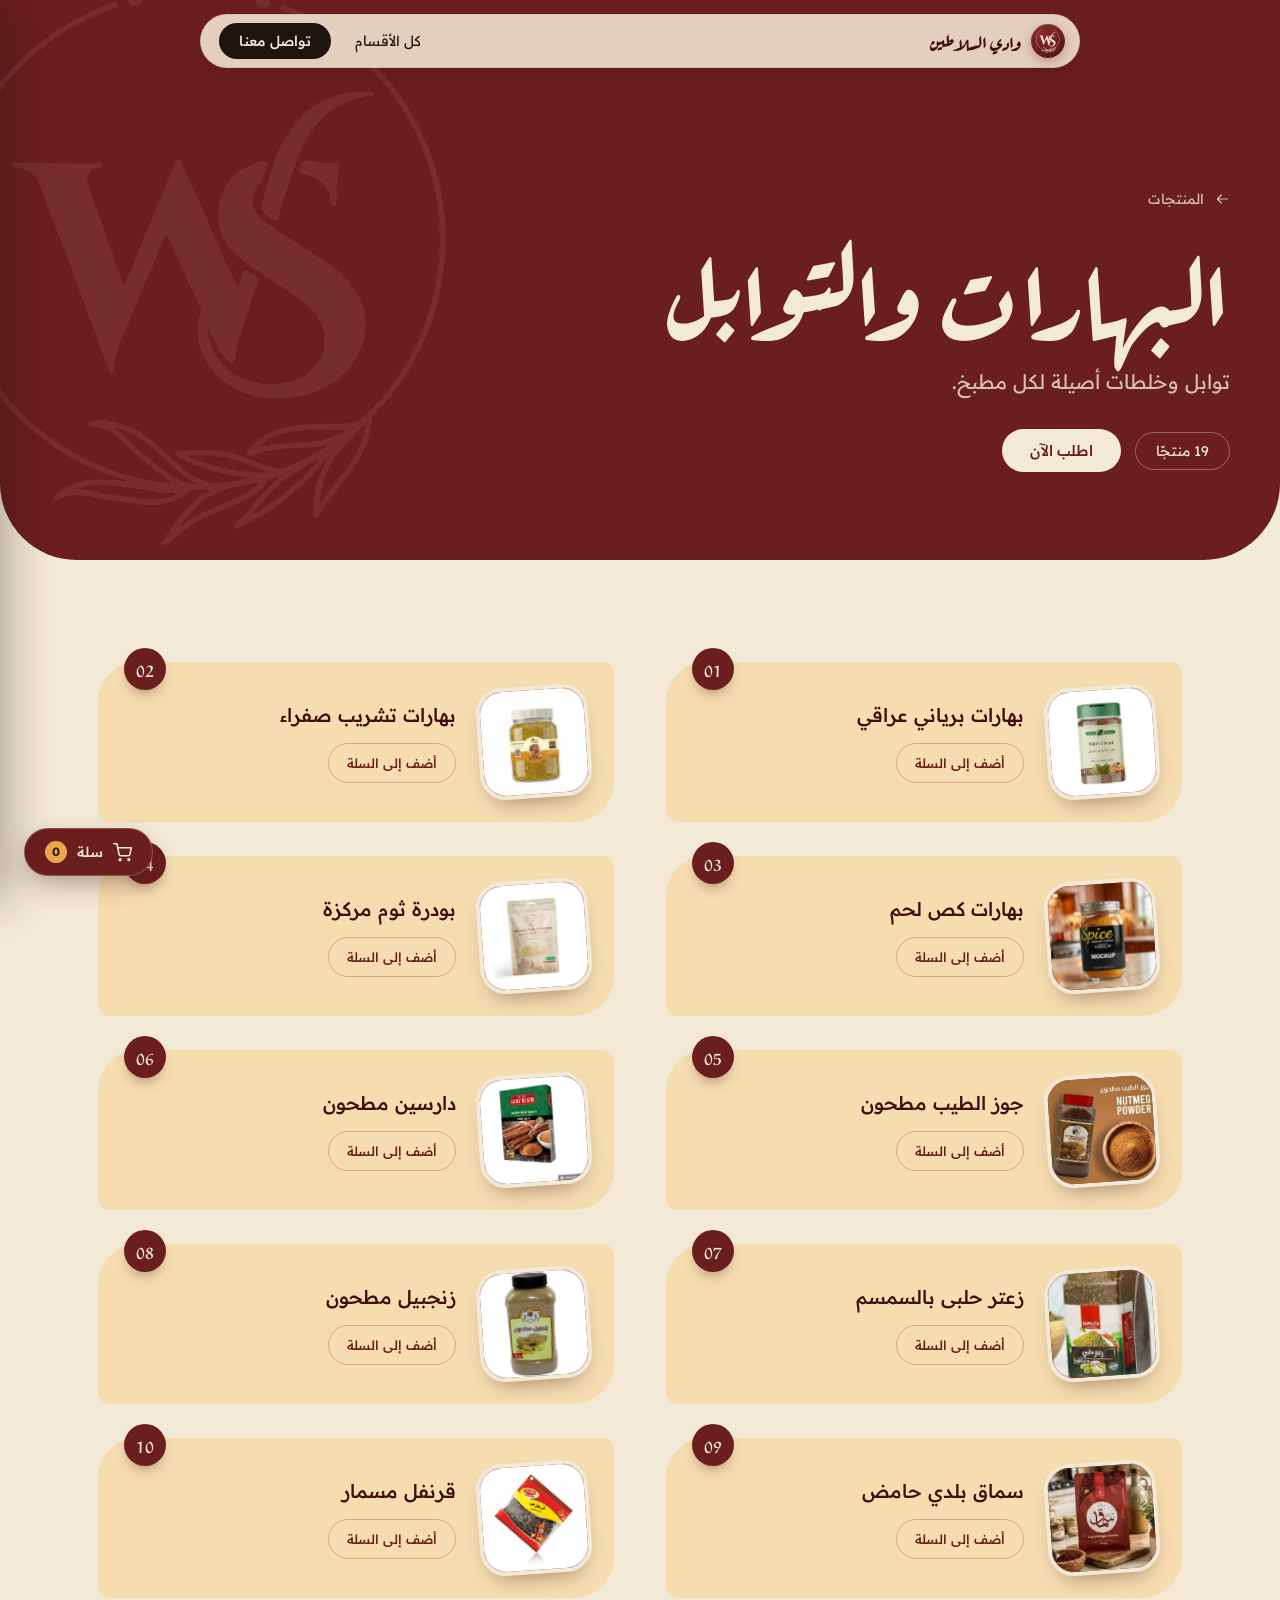
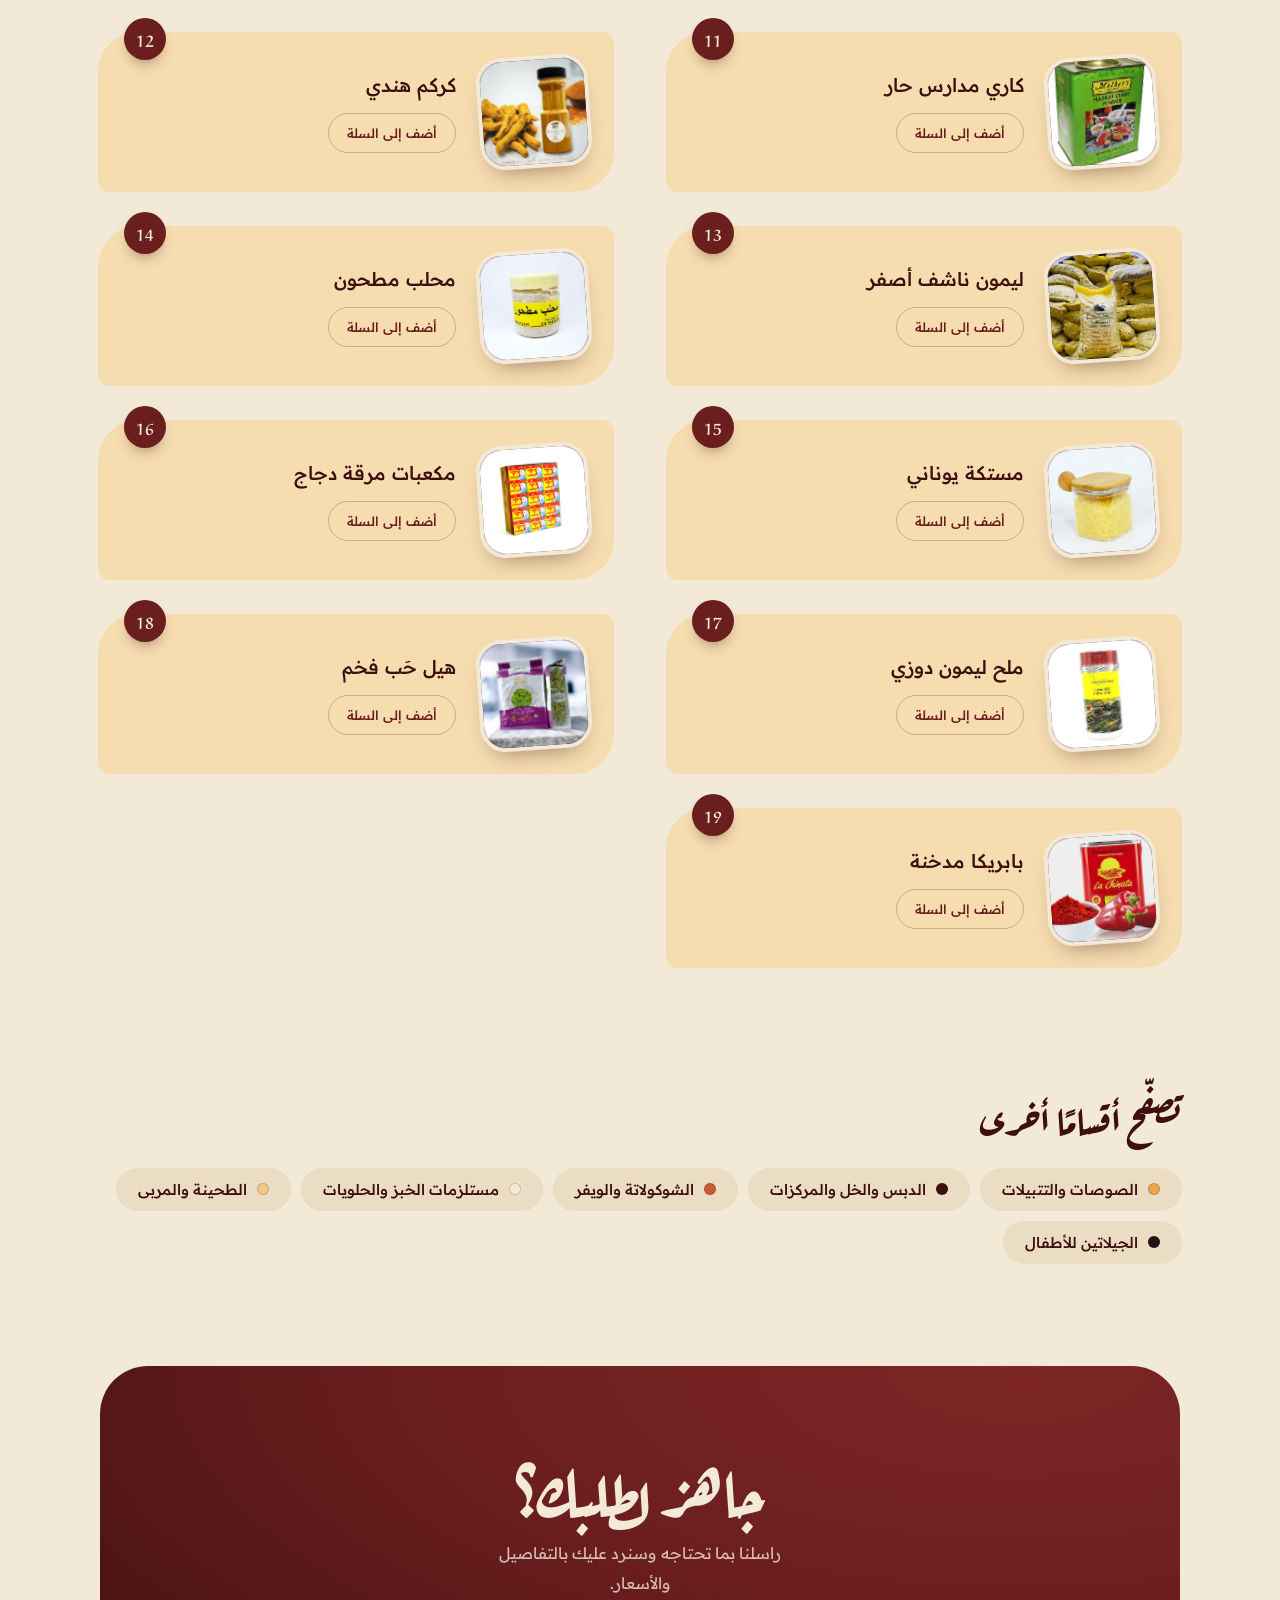
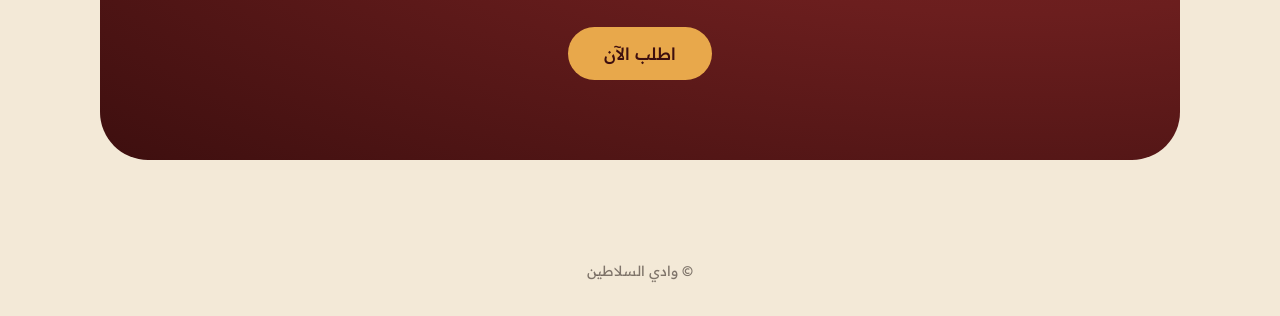
<file: spices.html>
<!DOCTYPE html>
<html lang="ar" dir="rtl">
<head>
<meta charset="UTF-8">
<meta name="viewport" content="width=device-width, initial-scale=1">
<title>البهارات والتوابل | وادي السلاطين</title>
<meta name="referrer" content="strict-origin-when-cross-origin">
<meta http-equiv="X-Content-Type-Options" content="nosniff">
<link rel="preconnect" href="https://fonts.googleapis.com">
<link rel="preconnect" href="https://fonts.gstatic.com" crossorigin>
<link rel="dns-prefetch" href="https://fonts.googleapis.com">
<link href="https://fonts.googleapis.com/css2?family=Aref+Ruqaa:wght@700&family=Readex+Pro:wght@400;500&display=swap" rel="stylesheet">
<link rel="stylesheet" href="/cart.css">
<link rel="icon" type="image/svg+xml" href="/favicon.svg">
<style>
  :root{--cream:#F3E9D7;--ink:#1F1410;--wine:#6B1E1E;--deep:#3E0F0F;--gold:#E8A84B;--clay:#C85A3A;--ease:cubic-bezier(.25,.8,.25,1)}
  *{margin:0;padding:0;box-sizing:border-box}
  html{scroll-behavior:smooth}
  body{font-family:'Readex Pro','Tajawal',sans-serif;background:var(--cream);color:var(--ink)}
  a:focus-visible{outline:2px solid var(--clay);outline-offset:3px}
  nav{position:fixed;top:14px;left:0;right:0;margin:0 auto;width:min(880px,calc(100% - 28px));z-index:50;display:flex;justify-content:space-between;align-items:center;gap:12px;padding:8px 14px 8px 18px;border-radius:100px;background:rgba(243,233,215,.88);-webkit-backdrop-filter:blur(20px) saturate(140%);backdrop-filter:blur(20px) saturate(140%);border:1px solid rgba(31,20,16,.08);box-shadow:0 10px 30px -10px rgba(62,15,15,.28)}
  .logo{font-family:'Aref Ruqaa',serif;font-size:20px;font-weight:700;color:var(--deep);display:flex;align-items:center;gap:10px;text-decoration:none;white-space:nowrap}
  .logo-mark{width:34px;height:34px;flex:none;padding:4px;border-radius:50%;color:var(--cream);background:radial-gradient(circle at 30% 25%,#8A2A2A,var(--wine) 55%,var(--deep));box-shadow:inset 0 1px 2px rgba(255,255,255,.18),0 4px 12px rgba(107,30,30,.3)}
  .nav-r{display:flex;align-items:center;gap:8px}
  .nav-back{padding:8px 16px;border-radius:100px;color:var(--ink);text-decoration:none;font-size:14px;white-space:nowrap;transition:background .3s,color .3s}
  .nav-back:hover{background:rgba(107,30,30,.07);color:var(--wine)}
  .nav-cta{padding:9px 20px;border-radius:100px;background:var(--ink);color:var(--cream);font-size:14px;font-weight:500;text-decoration:none;white-space:nowrap;transition:transform .3s var(--ease),background .3s}
  .nav-cta:hover{transform:scale(1.05);background:var(--wine)}
  @media (max-width:560px){.nav-back{padding:8px 10px;font-size:13px}}

  .ph{position:relative;overflow:hidden;isolation:isolate;background:var(--bg);color:var(--fg);border-radius:0 0 clamp(36px,6vw,80px) clamp(36px,6vw,80px);padding:clamp(130px,16vw,190px) clamp(18px,4vw,48px) clamp(48px,7vw,88px)}
  .ph-inner{max-width:1180px;margin:0 auto;position:relative}
  .crumb{display:inline-flex;align-items:center;gap:10px;font-size:14px;color:inherit;opacity:.8;text-decoration:none}
  .crumb:hover{opacity:1}
  .crumb svg{width:16px;height:16px;transform:scaleX(-1)}
  .ph h1{margin-top:20px;font-family:'Aref Ruqaa',serif;font-weight:700;font-size:clamp(46px,8.4vw,112px);line-height:1.08}
  .ph p{margin-top:16px;max-width:34ch;font-size:clamp(16px,2vw,20px);line-height:1.9;opacity:.8}
  .ph-row{display:flex;flex-wrap:wrap;align-items:center;gap:14px;margin-top:28px}
  .ph-count{padding:9px 20px;border-radius:100px;font-size:14px;border:1px solid color-mix(in srgb,currentColor 35%,transparent)}
  .ph-btn{padding:12px 28px;border-radius:100px;background:var(--fg);color:var(--bg);font-weight:500;font-size:15px;text-decoration:none;transition:transform .3s var(--ease)}
  .ph-btn:hover{transform:translateY(-3px)}
  .ph-mark{position:absolute;z-index:-1;width:clamp(300px,46vw,560px);aspect-ratio:1;left:-6%;top:50%;transform:translateY(-50%);opacity:.08}

  main{max-width:1180px;margin:0 auto;padding:clamp(48px,7vw,88px) clamp(18px,4vw,48px) 0}
  .pg+.pg{margin-top:clamp(40px,6vw,72px)}
  .pg-title{display:flex;align-items:center;gap:12px;font-family:'Aref Ruqaa',serif;font-weight:700;font-size:clamp(28px,3.4vw,40px);color:var(--deep);margin-bottom:8px}
  .pg-title::before{content:"";width:28px;height:2px;border-radius:2px;background:var(--clay)}
  /* Product card styles loaded from cart.css */

  .more{max-width:1180px;margin:clamp(56px,8vw,104px) auto 0;padding:0 clamp(18px,4vw,48px)}
  .more h2{font-family:'Aref Ruqaa',serif;font-size:clamp(28px,3.4vw,40px);color:var(--deep);margin-bottom:20px}
  .more-list{display:flex;flex-wrap:wrap;gap:10px}
  .more-list a{display:inline-flex;align-items:center;gap:10px;padding:12px 22px;border-radius:100px;background:#EBDDC3;color:var(--deep);text-decoration:none;font-size:15px;font-weight:500;transition:transform .3s var(--ease),background .3s}
  .more-list a:hover{transform:translateY(-3px);background:#E3D1B0}
  .more-list i{width:12px;height:12px;border-radius:50%;background:var(--bg);border:1px solid rgba(31,20,16,.2)}

  .end{padding:clamp(56px,8vw,104px) clamp(14px,4vw,48px)}
  .end-card{max-width:1080px;margin:0 auto;text-align:center;padding:clamp(40px,7vw,80px) 24px;border-radius:clamp(28px,4vw,48px);color:var(--cream);background:radial-gradient(120% 140% at 85% 0%,#7E2626 0%,var(--wine) 45%,var(--deep) 100%)}
  .end-card h2{font-family:'Aref Ruqaa',serif;font-weight:700;font-size:clamp(36px,6vw,68px);line-height:1.15}
  .end-card p{margin:14px auto 0;max-width:34ch;line-height:1.9;color:rgba(243,233,215,.78)}
  .end-card a{display:inline-block;margin-top:28px;padding:16px 36px;border-radius:100px;background:var(--gold);color:var(--deep);font-weight:500;font-size:17px;text-decoration:none;transition:transform .3s var(--ease),background .3s}
  .end-card a:hover{transform:translateY(-3px);background:#F0B65E}
  footer{text-align:center;padding:0 20px 36px;font-size:14px;color:rgba(31,20,16,.55)}
  @media (prefers-reduced-motion:reduce){*{transition-duration:.01ms !important}html{scroll-behavior:auto}}
</style>
</head>
<body>
<svg width="0" height="0" style="position:absolute" aria-hidden="true"><symbol id="ws-mark" viewBox="14 26 974 974"><path fill="currentColor" d="M 688 334 L 684 341 L 684 345 L 682 349 L 684 353 L 686 354 L 690 354 L 697 357 L 701 357 L 703 359 L 708 360 L 721 369 L 725 374 L 728 376 L 735 388 L 738 408 L 740 410 L 745 409 L 747 406 L 747 388 L 748 371 L 750 362 L 751 350 L 751 338 L 748 335 L 719 335 L 704 332 L 692 332 Z M 184 337 L 183 341 L 187 344 L 202 345 L 214 351 L 222 358 L 230 370 L 237 390 L 242 400 L 243 406 L 255 438 L 257 440 L 257 444 L 263 457 L 263 460 L 266 465 L 266 468 L 269 473 L 270 478 L 272 480 L 273 486 L 275 488 L 275 491 L 278 495 L 278 498 L 281 503 L 281 506 L 283 509 L 285 518 L 287 520 L 287 523 L 291 534 L 293 536 L 293 540 L 294 543 L 296 545 L 296 548 L 299 552 L 299 556 L 302 561 L 302 564 L 305 569 L 305 572 L 308 576 L 308 580 L 311 585 L 311 588 L 314 593 L 314 596 L 317 601 L 317 604 L 323 617 L 323 621 L 326 626 L 326 629 L 328 631 L 329 636 L 332 641 L 332 645 L 335 650 L 335 653 L 338 662 L 340 664 L 341 670 L 347 683 L 350 693 L 350 697 L 355 702 L 359 701 L 360 698 L 360 687 L 363 672 L 365 668 L 365 664 L 368 658 L 369 652 L 372 644 L 374 642 L 374 639 L 380 627 L 381 622 L 383 620 L 384 615 L 386 613 L 389 603 L 395 592 L 396 587 L 398 585 L 404 571 L 405 566 L 407 564 L 407 561 L 410 557 L 413 550 L 413 547 L 419 535 L 420 530 L 422 528 L 423 523 L 425 521 L 428 514 L 428 511 L 434 499 L 434 496 L 437 492 L 437 489 L 449 462 L 452 461 L 454 463 L 455 467 L 457 469 L 457 471 L 463 481 L 463 484 L 467 493 L 469 495 L 469 498 L 472 502 L 475 509 L 475 512 L 478 516 L 481 525 L 484 529 L 487 538 L 494 553 L 499 561 L 502 570 L 505 574 L 505 577 L 511 589 L 511 597 L 508 604 L 506 619 L 506 636 L 508 651 L 509 654 L 511 656 L 512 662 L 514 665 L 514 668 L 517 671 L 517 674 L 520 678 L 520 680 L 532 697 L 547 712 L 559 721 L 565 724 L 568 727 L 574 730 L 576 730 L 580 733 L 583 733 L 587 736 L 591 736 L 597 739 L 602 739 L 606 741 L 633 745 L 662 745 L 670 744 L 674 742 L 681 742 L 698 738 L 700 736 L 705 736 L 709 733 L 713 733 L 717 730 L 720 730 L 723 727 L 726 727 L 729 724 L 731 724 L 749 712 L 769 693 L 783 673 L 790 658 L 794 646 L 796 637 L 796 628 L 798 622 L 796 597 L 793 584 L 790 579 L 786 567 L 781 560 L 781 558 L 778 555 L 777 552 L 774 549 L 772 545 L 769 543 L 768 540 L 748 521 L 736 512 L 724 505 L 721 502 L 713 498 L 704 491 L 687 481 L 681 476 L 664 466 L 658 461 L 650 457 L 631 443 L 628 442 L 618 434 L 607 422 L 602 414 L 601 409 L 601 397 L 602 391 L 608 378 L 615 371 L 619 365 L 620 361 L 622 359 L 622 355 L 627 340 L 626 333 L 624 332 L 619 332 L 609 335 L 604 338 L 600 338 L 596 341 L 587 344 L 584 347 L 582 347 L 574 353 L 562 365 L 554 377 L 547 392 L 545 399 L 542 419 L 542 439 L 544 451 L 550 467 L 562 485 L 576 499 L 579 500 L 585 506 L 591 509 L 598 515 L 617 527 L 624 533 L 630 536 L 642 545 L 644 545 L 651 551 L 653 551 L 662 557 L 669 563 L 671 563 L 678 569 L 688 575 L 694 580 L 705 591 L 712 600 L 723 620 L 723 624 L 725 627 L 726 631 L 726 657 L 723 669 L 719 677 L 701 698 L 692 705 L 674 714 L 671 714 L 668 716 L 664 717 L 658 717 L 649 720 L 618 720 L 609 717 L 602 717 L 599 716 L 597 714 L 593 714 L 588 711 L 585 711 L 573 705 L 566 699 L 564 699 L 556 693 L 545 681 L 533 663 L 533 660 L 530 656 L 529 650 L 524 638 L 524 631 L 523 630 L 526 624 L 529 633 L 532 637 L 532 640 L 536 646 L 541 658 L 544 661 L 544 663 L 549 670 L 560 682 L 563 684 L 568 684 L 571 675 L 572 663 L 574 659 L 575 650 L 577 647 L 578 640 L 580 637 L 584 620 L 586 617 L 587 610 L 589 608 L 590 602 L 592 599 L 598 581 L 599 574 L 601 572 L 601 568 L 604 562 L 605 556 L 607 554 L 610 544 L 610 537 L 606 532 L 602 529 L 600 529 L 592 523 L 586 523 L 583 526 L 582 533 L 580 536 L 580 540 L 578 546 L 575 550 L 573 548 L 566 530 L 563 526 L 556 509 L 554 507 L 550 496 L 548 494 L 547 489 L 545 487 L 545 484 L 539 471 L 536 467 L 536 464 L 530 453 L 530 450 L 527 446 L 518 423 L 515 419 L 515 416 L 512 412 L 509 403 L 505 394 L 503 392 L 500 383 L 494 373 L 494 370 L 491 366 L 490 361 L 488 359 L 481 343 L 479 336 L 475 330 L 471 329 L 467 333 L 466 337 L 464 339 L 463 344 L 461 346 L 460 349 L 460 352 L 457 357 L 457 360 L 454 364 L 451 374 L 449 376 L 448 381 L 446 383 L 445 388 L 434 412 L 433 417 L 431 419 L 430 424 L 428 426 L 427 431 L 424 436 L 421 446 L 419 448 L 418 453 L 416 455 L 415 460 L 412 465 L 409 475 L 404 485 L 400 498 L 398 500 L 395 507 L 395 510 L 379 546 L 375 545 L 375 542 L 372 538 L 371 531 L 368 523 L 366 521 L 365 515 L 363 512 L 362 506 L 360 504 L 359 497 L 356 488 L 354 486 L 350 471 L 348 468 L 347 462 L 342 452 L 341 445 L 336 434 L 336 431 L 331 420 L 331 417 L 327 409 L 326 403 L 322 395 L 321 389 L 318 383 L 318 379 L 315 374 L 314 366 L 315 355 L 322 347 L 326 345 L 331 345 L 338 343 L 338 337 L 333 335 L 324 337 L 187 335 Z M 809 211 L 771 212 L 752 216 L 746 219 L 742 219 L 740 221 L 734 222 L 732 224 L 730 224 L 726 227 L 722 228 L 709 236 L 696 246 L 678 264 L 664 282 L 652 302 L 639 330 L 639 333 L 637 335 L 636 344 L 633 350 L 633 354 L 630 360 L 630 363 L 628 366 L 627 374 L 625 377 L 624 385 L 622 388 L 621 396 L 619 400 L 617 409 L 617 415 L 618 418 L 623 425 L 635 434 L 638 435 L 642 435 L 646 431 L 646 428 L 649 423 L 649 418 L 652 412 L 652 408 L 655 402 L 655 398 L 661 383 L 661 379 L 664 374 L 664 370 L 667 365 L 667 361 L 670 356 L 670 353 L 676 339 L 676 336 L 679 327 L 682 322 L 682 319 L 685 315 L 685 312 L 688 308 L 688 306 L 691 302 L 691 300 L 697 292 L 697 290 L 718 262 L 736 246 L 748 238 L 753 236 L 758 232 L 763 231 L 765 229 L 770 228 L 773 226 L 781 225 L 784 223 L 792 222 L 796 220 L 810 219 L 812 217 L 813 214 Z M 332 66 L 322 72 L 319 72 L 315 75 L 303 81 L 299 82 L 297 84 L 295 84 L 260 105 L 220 135 L 192 161 L 159 198 L 129 241 L 129 243 L 126 246 L 126 248 L 123 251 L 123 253 L 114 267 L 114 269 L 112 271 L 111 275 L 108 279 L 105 288 L 103 290 L 99 302 L 96 306 L 96 309 L 93 314 L 90 323 L 90 326 L 87 332 L 87 336 L 84 341 L 81 351 L 81 355 L 79 359 L 78 367 L 75 374 L 75 381 L 72 390 L 72 398 L 69 407 L 69 419 L 66 434 L 65 457 L 66 479 L 65 484 L 67 511 L 69 516 L 69 527 L 72 539 L 73 553 L 75 556 L 75 562 L 78 568 L 78 574 L 79 578 L 81 581 L 82 590 L 84 593 L 84 597 L 87 602 L 87 606 L 90 611 L 90 615 L 93 620 L 93 623 L 96 627 L 96 631 L 99 635 L 99 638 L 102 642 L 102 645 L 105 649 L 105 652 L 108 656 L 108 659 L 111 662 L 117 676 L 126 690 L 126 692 L 129 695 L 129 697 L 138 709 L 141 715 L 147 722 L 151 729 L 156 734 L 158 738 L 177 761 L 192 777 L 216 799 L 220 801 L 222 804 L 247 822 L 258 831 L 266 835 L 272 840 L 274 840 L 277 843 L 287 849 L 291 850 L 293 852 L 295 852 L 298 855 L 310 861 L 313 861 L 316 864 L 319 864 L 323 867 L 337 873 L 340 873 L 344 876 L 347 876 L 352 879 L 356 879 L 361 882 L 369 883 L 372 885 L 375 885 L 380 887 L 379 890 L 369 887 L 327 886 L 312 887 L 305 890 L 300 890 L 276 900 L 259 911 L 254 917 L 254 919 L 256 921 L 264 921 L 267 918 L 270 918 L 275 915 L 280 915 L 284 913 L 301 913 L 308 915 L 318 915 L 326 918 L 335 918 L 343 921 L 351 921 L 361 924 L 371 924 L 382 927 L 396 927 L 402 929 L 410 930 L 443 930 L 452 927 L 457 927 L 462 924 L 465 924 L 471 921 L 474 918 L 477 918 L 484 912 L 487 911 L 492 906 L 494 906 L 496 904 L 521 903 L 526 905 L 518 911 L 515 911 L 503 920 L 484 939 L 464 964 L 454 980 L 450 984 L 449 987 L 440 999 L 455 999 L 462 992 L 473 984 L 480 977 L 488 972 L 494 966 L 514 954 L 525 950 L 527 948 L 534 945 L 544 942 L 546 940 L 551 939 L 555 936 L 560 935 L 562 933 L 578 927 L 582 924 L 592 920 L 594 918 L 596 918 L 599 915 L 601 915 L 604 912 L 606 912 L 620 900 L 630 885 L 645 881 L 647 884 L 639 890 L 621 909 L 618 911 L 585 949 L 570 964 L 569 969 L 571 971 L 577 971 L 579 969 L 581 969 L 585 966 L 601 959 L 608 954 L 610 954 L 618 948 L 620 948 L 638 936 L 662 918 L 668 912 L 673 909 L 675 906 L 683 900 L 706 877 L 721 860 L 727 851 L 732 849 L 732 851 L 726 860 L 717 880 L 711 901 L 711 908 L 708 917 L 707 949 L 708 951 L 713 952 L 716 950 L 727 932 L 757 892 L 765 883 L 766 880 L 775 869 L 778 863 L 783 857 L 789 847 L 790 843 L 795 835 L 804 812 L 805 804 L 807 800 L 808 784 L 810 776 L 840 743 L 858 719 L 870 701 L 870 699 L 873 696 L 882 681 L 882 679 L 888 670 L 893 658 L 897 652 L 897 649 L 899 647 L 900 642 L 903 638 L 903 635 L 906 631 L 906 628 L 908 626 L 909 620 L 912 615 L 915 606 L 915 603 L 918 597 L 918 593 L 921 587 L 921 582 L 924 575 L 924 570 L 926 566 L 927 557 L 930 548 L 930 540 L 933 530 L 933 520 L 936 505 L 937 482 L 936 431 L 935 421 L 933 414 L 933 404 L 930 393 L 929 382 L 927 378 L 927 372 L 924 364 L 924 360 L 921 353 L 920 345 L 918 342 L 918 338 L 915 333 L 912 321 L 909 316 L 909 313 L 908 310 L 906 308 L 906 305 L 903 298 L 900 294 L 899 289 L 897 287 L 894 278 L 884 259 L 879 252 L 879 250 L 852 209 L 829 181 L 799 150 L 794 147 L 782 135 L 758 116 L 744 106 L 741 105 L 738 102 L 736 102 L 730 97 L 713 87 L 711 87 L 705 84 L 702 81 L 700 81 L 698 79 L 694 78 L 690 75 L 681 72 L 677 69 L 675 69 L 673 67 L 668 66 L 663 63 L 656 61 L 651 63 L 649 65 L 652 70 L 658 73 L 661 73 L 666 76 L 669 76 L 673 79 L 676 79 L 680 82 L 682 82 L 686 85 L 698 91 L 702 92 L 718 102 L 722 103 L 734 112 L 736 112 L 743 118 L 745 118 L 749 122 L 761 130 L 786 151 L 830 197 L 837 207 L 845 216 L 848 222 L 860 238 L 860 240 L 863 243 L 878 269 L 878 271 L 880 273 L 881 277 L 887 287 L 898 313 L 899 318 L 902 323 L 902 327 L 905 332 L 905 336 L 908 341 L 908 345 L 911 351 L 911 355 L 914 362 L 914 368 L 916 371 L 917 375 L 917 381 L 920 388 L 920 397 L 923 406 L 923 418 L 926 430 L 927 480 L 926 504 L 925 512 L 923 518 L 923 530 L 920 539 L 920 548 L 917 556 L 917 563 L 914 570 L 914 575 L 911 582 L 911 587 L 908 592 L 908 596 L 905 601 L 905 605 L 902 610 L 902 614 L 899 618 L 899 622 L 893 634 L 893 637 L 890 641 L 890 644 L 887 648 L 887 650 L 884 654 L 875 674 L 860 699 L 857 702 L 857 704 L 855 705 L 854 708 L 843 722 L 842 725 L 833 735 L 831 739 L 806 767 L 788 783 L 784 785 L 772 788 L 759 789 L 709 789 L 671 792 L 667 794 L 662 794 L 657 795 L 654 797 L 650 797 L 644 800 L 641 800 L 634 803 L 630 806 L 626 807 L 614 815 L 598 830 L 591 840 L 592 845 L 601 846 L 612 840 L 616 840 L 619 838 L 623 837 L 630 837 L 641 834 L 652 834 L 658 832 L 699 831 L 705 829 L 721 828 L 724 826 L 729 825 L 731 828 L 728 830 L 724 831 L 716 837 L 696 848 L 693 848 L 690 851 L 688 851 L 686 853 L 682 854 L 678 857 L 671 860 L 668 860 L 656 866 L 648 867 L 639 866 L 636 864 L 632 864 L 619 860 L 617 858 L 611 857 L 603 854 L 601 852 L 595 851 L 590 848 L 579 845 L 577 843 L 574 842 L 569 842 L 563 839 L 557 839 L 545 836 L 529 835 L 496 835 L 473 836 L 467 839 L 466 842 L 469 846 L 471 846 L 473 848 L 477 849 L 487 855 L 496 858 L 500 861 L 506 862 L 508 864 L 512 864 L 525 870 L 530 870 L 536 873 L 544 874 L 547 876 L 554 876 L 562 879 L 572 879 L 579 881 L 589 881 L 590 885 L 586 885 L 581 887 L 574 887 L 566 890 L 549 891 L 545 893 L 540 892 L 535 893 L 523 891 L 515 887 L 512 887 L 504 882 L 500 881 L 497 878 L 495 878 L 484 870 L 428 819 L 420 813 L 417 812 L 410 806 L 402 801 L 398 800 L 397 798 L 391 795 L 386 794 L 382 791 L 379 791 L 376 789 L 369 788 L 365 786 L 352 785 L 347 783 L 327 783 L 318 786 L 317 791 L 319 793 L 325 795 L 333 795 L 337 796 L 340 798 L 346 799 L 348 801 L 350 801 L 357 805 L 375 820 L 389 834 L 420 861 L 452 885 L 459 889 L 460 893 L 444 890 L 435 890 L 424 887 L 417 887 L 408 884 L 403 884 L 400 882 L 391 881 L 385 878 L 381 878 L 371 875 L 365 872 L 362 872 L 357 869 L 353 869 L 348 866 L 343 865 L 341 863 L 338 863 L 324 857 L 320 854 L 317 854 L 308 848 L 306 848 L 291 839 L 289 839 L 276 830 L 271 828 L 268 825 L 266 825 L 263 822 L 260 821 L 232 800 L 224 792 L 218 788 L 206 777 L 187 756 L 181 751 L 154 717 L 149 708 L 142 699 L 130 679 L 130 677 L 127 674 L 112 644 L 112 641 L 106 629 L 106 626 L 103 621 L 103 618 L 100 613 L 97 604 L 97 600 L 94 595 L 91 585 L 91 580 L 88 574 L 88 568 L 83 551 L 82 539 L 80 535 L 79 528 L 79 516 L 77 509 L 76 500 L 76 437 L 77 427 L 79 419 L 79 405 L 80 400 L 82 397 L 82 390 L 83 385 L 85 382 L 85 376 L 88 364 L 91 357 L 91 352 L 94 346 L 94 342 L 97 337 L 97 333 L 100 328 L 100 325 L 103 320 L 103 317 L 106 312 L 106 309 L 115 288 L 118 284 L 118 282 L 121 278 L 122 274 L 124 272 L 124 270 L 130 261 L 130 259 L 150 227 L 156 220 L 160 213 L 168 204 L 170 200 L 193 174 L 220 148 L 250 124 L 267 112 L 292 97 L 294 97 L 303 91 L 305 91 L 311 88 L 314 85 L 317 85 L 323 82 L 327 79 L 330 79 L 334 76 L 337 76 L 341 73 L 344 73 L 349 70 L 353 70 L 357 67 L 360 67 L 364 65 L 366 62 L 365 57 L 361 56 L 356 57 L 351 60 L 345 61 L 343 63 L 340 63 L 335 66 Z M 297 901 L 299 900 L 304 900 L 313 897 L 344 895 L 355 897 L 368 897 L 380 900 L 389 900 L 402 903 L 413 903 L 420 906 L 432 906 L 438 909 L 450 910 L 464 909 L 468 911 L 464 914 L 455 917 L 450 917 L 447 919 L 417 920 L 403 919 L 398 917 L 384 917 L 371 914 L 360 914 L 352 911 L 338 910 L 334 908 L 327 908 L 323 907 L 320 905 L 310 904 Z M 613 893 L 608 898 L 604 900 L 594 908 L 592 908 L 589 911 L 583 914 L 580 914 L 578 916 L 576 916 L 572 919 L 567 920 L 563 923 L 560 923 L 556 926 L 546 929 L 542 932 L 539 932 L 537 934 L 521 941 L 518 941 L 512 944 L 509 947 L 501 950 L 498 953 L 496 953 L 480 965 L 474 967 L 481 958 L 488 951 L 491 946 L 493 945 L 511 926 L 522 918 L 528 915 L 530 915 L 546 906 L 549 906 L 554 903 L 558 903 L 566 900 L 571 900 L 579 897 L 587 897 L 593 894 L 599 894 L 605 891 Z M 714 854 L 705 864 L 699 869 L 693 877 L 686 884 L 678 890 L 673 896 L 667 900 L 659 908 L 624 934 L 619 936 L 608 944 L 601 945 L 632 910 L 656 888 L 672 876 L 678 873 L 681 870 L 683 870 L 695 861 L 697 861 L 711 852 Z M 491 844 L 532 844 L 539 846 L 546 846 L 553 847 L 558 849 L 563 849 L 569 852 L 573 852 L 578 855 L 584 856 L 586 858 L 589 858 L 602 864 L 605 864 L 609 867 L 615 868 L 617 870 L 622 870 L 625 874 L 607 874 L 597 872 L 582 872 L 576 871 L 572 869 L 564 869 L 555 866 L 549 866 L 545 865 L 542 863 L 537 863 L 531 860 L 526 860 L 521 857 L 517 857 L 512 854 L 509 854 L 504 851 L 501 851 L 499 849 L 493 848 L 491 847 Z M 763 800 L 760 803 L 756 804 L 749 809 L 721 818 L 713 818 L 702 821 L 684 821 L 669 822 L 657 824 L 635 825 L 630 827 L 620 828 L 617 830 L 614 827 L 623 820 L 633 814 L 637 813 L 639 811 L 656 805 L 665 804 L 669 802 L 686 801 L 692 799 Z M 363 796 L 367 796 L 369 798 L 375 799 L 387 804 L 408 816 L 438 840 L 456 858 L 465 865 L 469 870 L 480 879 L 486 882 L 493 888 L 495 888 L 502 892 L 501 895 L 494 893 L 490 893 L 484 890 L 480 890 L 471 886 L 458 878 L 438 863 L 428 854 L 423 851 L 410 839 L 402 833 L 375 807 L 367 801 L 364 800 L 362 798 Z M 798 791 L 798 794 L 795 801 L 795 805 L 788 827 L 786 829 L 785 834 L 770 859 L 765 865 L 764 868 L 760 872 L 758 876 L 754 880 L 753 883 L 741 897 L 726 917 L 723 923 L 718 925 L 718 920 L 721 911 L 721 904 L 724 897 L 724 891 L 727 882 L 729 880 L 730 875 L 734 866 L 736 864 L 736 862 L 739 856 L 748 842 L 760 828 L 763 823 L 766 821 L 786 800 Z M 617 43 L 613 45 L 609 49 L 607 53 L 607 57 L 612 64 L 617 66 L 622 66 L 628 63 L 631 59 L 631 51 L 627 46 L 620 43 Z M 393 40 L 390 42 L 385 48 L 385 54 L 386 57 L 390 61 L 393 62 L 401 62 L 404 61 L 409 54 L 409 48 L 408 46 L 404 42 L 400 40 Z M 541 30 L 535 35 L 534 38 L 534 45 L 537 49 L 542 52 L 550 52 L 557 46 L 557 43 L 558 42 L 557 37 L 554 32 L 550 30 Z M 468 28 L 461 33 L 459 36 L 458 41 L 460 46 L 464 49 L 469 51 L 474 51 L 481 47 L 483 41 L 482 34 L 475 28 Z"/></symbol></svg>
<nav aria-label="التنقل الرئيسي">
  <a href="index.html" class="logo" aria-label="وادي السلاطين"><svg class="logo-mark" viewBox="14 26 974 974" aria-hidden="true"><use href="#ws-mark"/></svg><span>وادي السلاطين</span></a>
  <div class="nav-r"><a href="index.html#showcase" class="nav-back">كل الأقسام</a><a href="index.html#cta" class="nav-cta">تواصل معنا</a></div>
  <button class="burger" id="burger" aria-label="فتح القائمة" aria-expanded="false" aria-controls="drawer">
    <span></span><span></span><span></span>
  </button>
</nav>

<div class="drawer" id="drawer">
  <a href="index.html">الرئيسية</a>
  <a href="index.html#cta">تواصل معنا</a>
  <button type="button" class="drawer-cart-btn" id="ws-drawer-cart-btn">
    <span>سلة</span>
    <span class="badge" id="ws-drawer-cart-count">0</span>
  </button>
</div>

<header class="ph" style="--bg:#6B1E1E;--fg:#F3E9D7">
  <svg class="ph-mark" viewBox="14 26 974 974" aria-hidden="true"><use href="#ws-mark"/></svg>
  <div class="ph-inner">
    <a class="crumb" href="index.html#showcase"><svg viewBox="0 0 24 24" fill="none" stroke="currentColor" stroke-width="1.8" stroke-linecap="round" stroke-linejoin="round" aria-hidden="true"><path d="M4 12h15M13 6l6 6-6 6"/></svg>المنتجات</a>
    <h1>البهارات والتوابل</h1>
    <p>توابل وخلطات أصيلة لكل مطبخ.</p>
    <div class="ph-row"><span class="ph-count">19 منتجًا</span><a class="ph-btn" href="index.html#cta">اطلب الآن</a></div>
  </div>
</header>

<main>
  <section class="pg">
    <ol class="items">
      <li>
        <span class="i-img">
          <svg class="i-ph" viewBox="14 26 974 974" aria-hidden="true"><use href="#ws-mark"/></svg>
          <img src="/products/بهارات برياني عراقي.jpg.jpeg" alt="بهارات برياني عراقي" loading="lazy" width="240" height="300" onerror="this.remove()">
        </span>
        <div class="i-body">
          <span class="i-n">01</span>
          <span class="i-name">بهارات برياني عراقي</span>
          <button type="button" class="i-go">أضف إلى السلة</button>
        </div>
      </li>
      <li>
        <span class="i-img">
          <svg class="i-ph" viewBox="14 26 974 974" aria-hidden="true"><use href="#ws-mark"/></svg>
          <img src="/products/بهارات تشريب صفراء.jpg.jpeg" alt="بهارات تشريب صفراء" loading="lazy" width="240" height="300" onerror="this.remove()">
        </span>
        <div class="i-body">
          <span class="i-n">02</span>
          <span class="i-name">بهارات تشريب صفراء</span>
          <button type="button" class="i-go">أضف إلى السلة</button>
        </div>
      </li>
      <li>
        <span class="i-img">
          <svg class="i-ph" viewBox="14 26 974 974" aria-hidden="true"><use href="#ws-mark"/></svg>
          <img src="/products/بهارات كص لحم.jpg.jpeg" alt="بهارات كص لحم" loading="lazy" width="240" height="300" onerror="this.remove()">
        </span>
        <div class="i-body">
          <span class="i-n">03</span>
          <span class="i-name">بهارات كص لحم</span>
          <button type="button" class="i-go">أضف إلى السلة</button>
        </div>
      </li>
      <li>
        <span class="i-img">
          <svg class="i-ph" viewBox="14 26 974 974" aria-hidden="true"><use href="#ws-mark"/></svg>
          <img src="/products/بودرة ثوم مركزة.jpg.jpeg" alt="بودرة ثوم مركزة" loading="lazy" width="240" height="300" onerror="this.remove()">
        </span>
        <div class="i-body">
          <span class="i-n">04</span>
          <span class="i-name">بودرة ثوم مركزة</span>
          <button type="button" class="i-go">أضف إلى السلة</button>
        </div>
      </li>
      <li>
        <span class="i-img">
          <svg class="i-ph" viewBox="14 26 974 974" aria-hidden="true"><use href="#ws-mark"/></svg>
          <img src="/products/جوز الطيب مطحون.jpg.jpeg" alt="جوز الطيب مطحون" loading="lazy" width="240" height="300" onerror="this.remove()">
        </span>
        <div class="i-body">
          <span class="i-n">05</span>
          <span class="i-name">جوز الطيب مطحون</span>
          <button type="button" class="i-go">أضف إلى السلة</button>
        </div>
      </li>
      <li>
        <span class="i-img">
          <svg class="i-ph" viewBox="14 26 974 974" aria-hidden="true"><use href="#ws-mark"/></svg>
          <img src="/products/دارسين مطحون.jpg.jpeg" alt="دارسين مطحون" loading="lazy" width="240" height="300" onerror="this.remove()">
        </span>
        <div class="i-body">
          <span class="i-n">06</span>
          <span class="i-name">دارسين مطحون</span>
          <button type="button" class="i-go">أضف إلى السلة</button>
        </div>
      </li>
      <li>
        <span class="i-img">
          <svg class="i-ph" viewBox="14 26 974 974" aria-hidden="true"><use href="#ws-mark"/></svg>
          <img src="/products/زعتر حلبى بالسمسم.jpg.jpeg" alt="زعتر حلبى بالسمسم" loading="lazy" width="240" height="300" onerror="this.remove()">
        </span>
        <div class="i-body">
          <span class="i-n">07</span>
          <span class="i-name">زعتر حلبى بالسمسم</span>
          <button type="button" class="i-go">أضف إلى السلة</button>
        </div>
      </li>
      <li>
        <span class="i-img">
          <svg class="i-ph" viewBox="14 26 974 974" aria-hidden="true"><use href="#ws-mark"/></svg>
          <img src="/products/زنجبيل مطحون.jpg.jpeg" alt="زنجبيل مطحون" loading="lazy" width="240" height="300" onerror="this.remove()">
        </span>
        <div class="i-body">
          <span class="i-n">08</span>
          <span class="i-name">زنجبيل مطحون</span>
          <button type="button" class="i-go">أضف إلى السلة</button>
        </div>
      </li>
      <li>
        <span class="i-img">
          <svg class="i-ph" viewBox="14 26 974 974" aria-hidden="true"><use href="#ws-mark"/></svg>
          <img src="/products/سماق بلدي حامض.jpg.jpeg" alt="سماق بلدي حامض" loading="lazy" width="240" height="300" onerror="this.remove()">
        </span>
        <div class="i-body">
          <span class="i-n">09</span>
          <span class="i-name">سماق بلدي حامض</span>
          <button type="button" class="i-go">أضف إلى السلة</button>
        </div>
      </li>
      <li>
        <span class="i-img">
          <svg class="i-ph" viewBox="14 26 974 974" aria-hidden="true"><use href="#ws-mark"/></svg>
          <img src="/products/قرنفل مسمار.jpg.jpeg" alt="قرنفل مسمار" loading="lazy" width="240" height="300" onerror="this.remove()">
        </span>
        <div class="i-body">
          <span class="i-n">10</span>
          <span class="i-name">قرنفل مسمار</span>
          <button type="button" class="i-go">أضف إلى السلة</button>
        </div>
      </li>
      <li>
        <span class="i-img">
          <svg class="i-ph" viewBox="14 26 974 974" aria-hidden="true"><use href="#ws-mark"/></svg>
          <img src="/products/كاري مدارس حار.jpg.jpeg" alt="كاري مدارس حار" loading="lazy" width="240" height="300" onerror="this.remove()">
        </span>
        <div class="i-body">
          <span class="i-n">11</span>
          <span class="i-name">كاري مدارس حار</span>
          <button type="button" class="i-go">أضف إلى السلة</button>
        </div>
      </li>
      <li>
        <span class="i-img">
          <svg class="i-ph" viewBox="14 26 974 974" aria-hidden="true"><use href="#ws-mark"/></svg>
          <img src="/products/كركم هندي.jpg.jpeg" alt="كركم هندي" loading="lazy" width="240" height="300" onerror="this.remove()">
        </span>
        <div class="i-body">
          <span class="i-n">12</span>
          <span class="i-name">كركم هندي</span>
          <button type="button" class="i-go">أضف إلى السلة</button>
        </div>
      </li>
      <li>
        <span class="i-img">
          <svg class="i-ph" viewBox="14 26 974 974" aria-hidden="true"><use href="#ws-mark"/></svg>
          <img src="/products/ليمون ناشف أصفر.jpg.jpeg" alt="ليمون ناشف أصفر" loading="lazy" width="240" height="300" onerror="this.remove()">
        </span>
        <div class="i-body">
          <span class="i-n">13</span>
          <span class="i-name">ليمون ناشف أصفر</span>
          <button type="button" class="i-go">أضف إلى السلة</button>
        </div>
      </li>
      <li>
        <span class="i-img">
          <svg class="i-ph" viewBox="14 26 974 974" aria-hidden="true"><use href="#ws-mark"/></svg>
          <img src="/products/محلب مطحون.jpg.jpeg" alt="محلب مطحون" loading="lazy" width="240" height="300" onerror="this.remove()">
        </span>
        <div class="i-body">
          <span class="i-n">14</span>
          <span class="i-name">محلب مطحون</span>
          <button type="button" class="i-go">أضف إلى السلة</button>
        </div>
      </li>
      <li>
        <span class="i-img">
          <svg class="i-ph" viewBox="14 26 974 974" aria-hidden="true"><use href="#ws-mark"/></svg>
          <img src="/products/مستكة يوناني.jpg.jpeg" alt="مستكة يوناني" loading="lazy" width="240" height="300" onerror="this.remove()">
        </span>
        <div class="i-body">
          <span class="i-n">15</span>
          <span class="i-name">مستكة يوناني</span>
          <button type="button" class="i-go">أضف إلى السلة</button>
        </div>
      </li>
      <li>
        <span class="i-img">
          <svg class="i-ph" viewBox="14 26 974 974" aria-hidden="true"><use href="#ws-mark"/></svg>
          <img src="/products/مكعبات مرقة دجاج.jpg.jpeg" alt="مكعبات مرقة دجاج" loading="lazy" width="240" height="300" onerror="this.remove()">
        </span>
        <div class="i-body">
          <span class="i-n">16</span>
          <span class="i-name">مكعبات مرقة دجاج</span>
          <button type="button" class="i-go">أضف إلى السلة</button>
        </div>
      </li>
      <li>
        <span class="i-img">
          <svg class="i-ph" viewBox="14 26 974 974" aria-hidden="true"><use href="#ws-mark"/></svg>
          <img src="/products/ملح ليمون دوزي.jpg.jpeg" alt="ملح ليمون دوزي" loading="lazy" width="240" height="300" onerror="this.remove()">
        </span>
        <div class="i-body">
          <span class="i-n">17</span>
          <span class="i-name">ملح ليمون دوزي</span>
          <button type="button" class="i-go">أضف إلى السلة</button>
        </div>
      </li>
      <li>
        <span class="i-img">
          <svg class="i-ph" viewBox="14 26 974 974" aria-hidden="true"><use href="#ws-mark"/></svg>
          <img src="/products/هيل حَب فخم.jpg.jpeg" alt="هيل حَب فخم" loading="lazy" width="240" height="300" onerror="this.remove()">
        </span>
        <div class="i-body">
          <span class="i-n">18</span>
          <span class="i-name">هيل حَب فخم</span>
          <button type="button" class="i-go">أضف إلى السلة</button>
        </div>
      </li>
      <li>
        <span class="i-img">
          <svg class="i-ph" viewBox="14 26 974 974" aria-hidden="true"><use href="#ws-mark"/></svg>
          <img src="/products/بابريكا مدخنة.jpg.jpeg" alt="بابريكا مدخنة" loading="lazy" width="240" height="300" onerror="this.remove()">
        </span>
        <div class="i-body">
          <span class="i-n">19</span>
          <span class="i-name">بابريكا مدخنة</span>
          <button type="button" class="i-go">أضف إلى السلة</button>
        </div>
      </li>
    </ol>
  </section>
</main>

<div class="more"><h2>تصفّح أقسامًا أخرى</h2><div class="more-list"><a href="sauces.html" style="--bg:#E8A84B"><i></i>الصوصات والتتبيلات</a><a href="molasses.html" style="--bg:#3E0F0F"><i></i>الدبس والخل والمركزات</a><a href="chocolate.html" style="--bg:#C85A3A"><i></i>الشوكولاتة والويفر</a><a href="baking.html" style="--bg:#F3E9D7"><i></i>مستلزمات الخبز والحلويات</a><a href="tahini.html" style="--bg:#F2C887"><i></i>الطحينة والمربى</a><a href="gelatin.html" style="--bg:#1F1410"><i></i>الجيلاتين للأطفال</a></div></div>

<section class="end"><div class="end-card"><h2>جاهز لطلبك؟</h2><p>راسلنا بما تحتاجه وسنرد عليك بالتفاصيل والأسعار.</p><a href="index.html#cta">اطلب الآن</a></div></section>
<footer>© وادي السلاطين</footer>
<script src="/cart.js"></script>
</body>
</html>
</file>
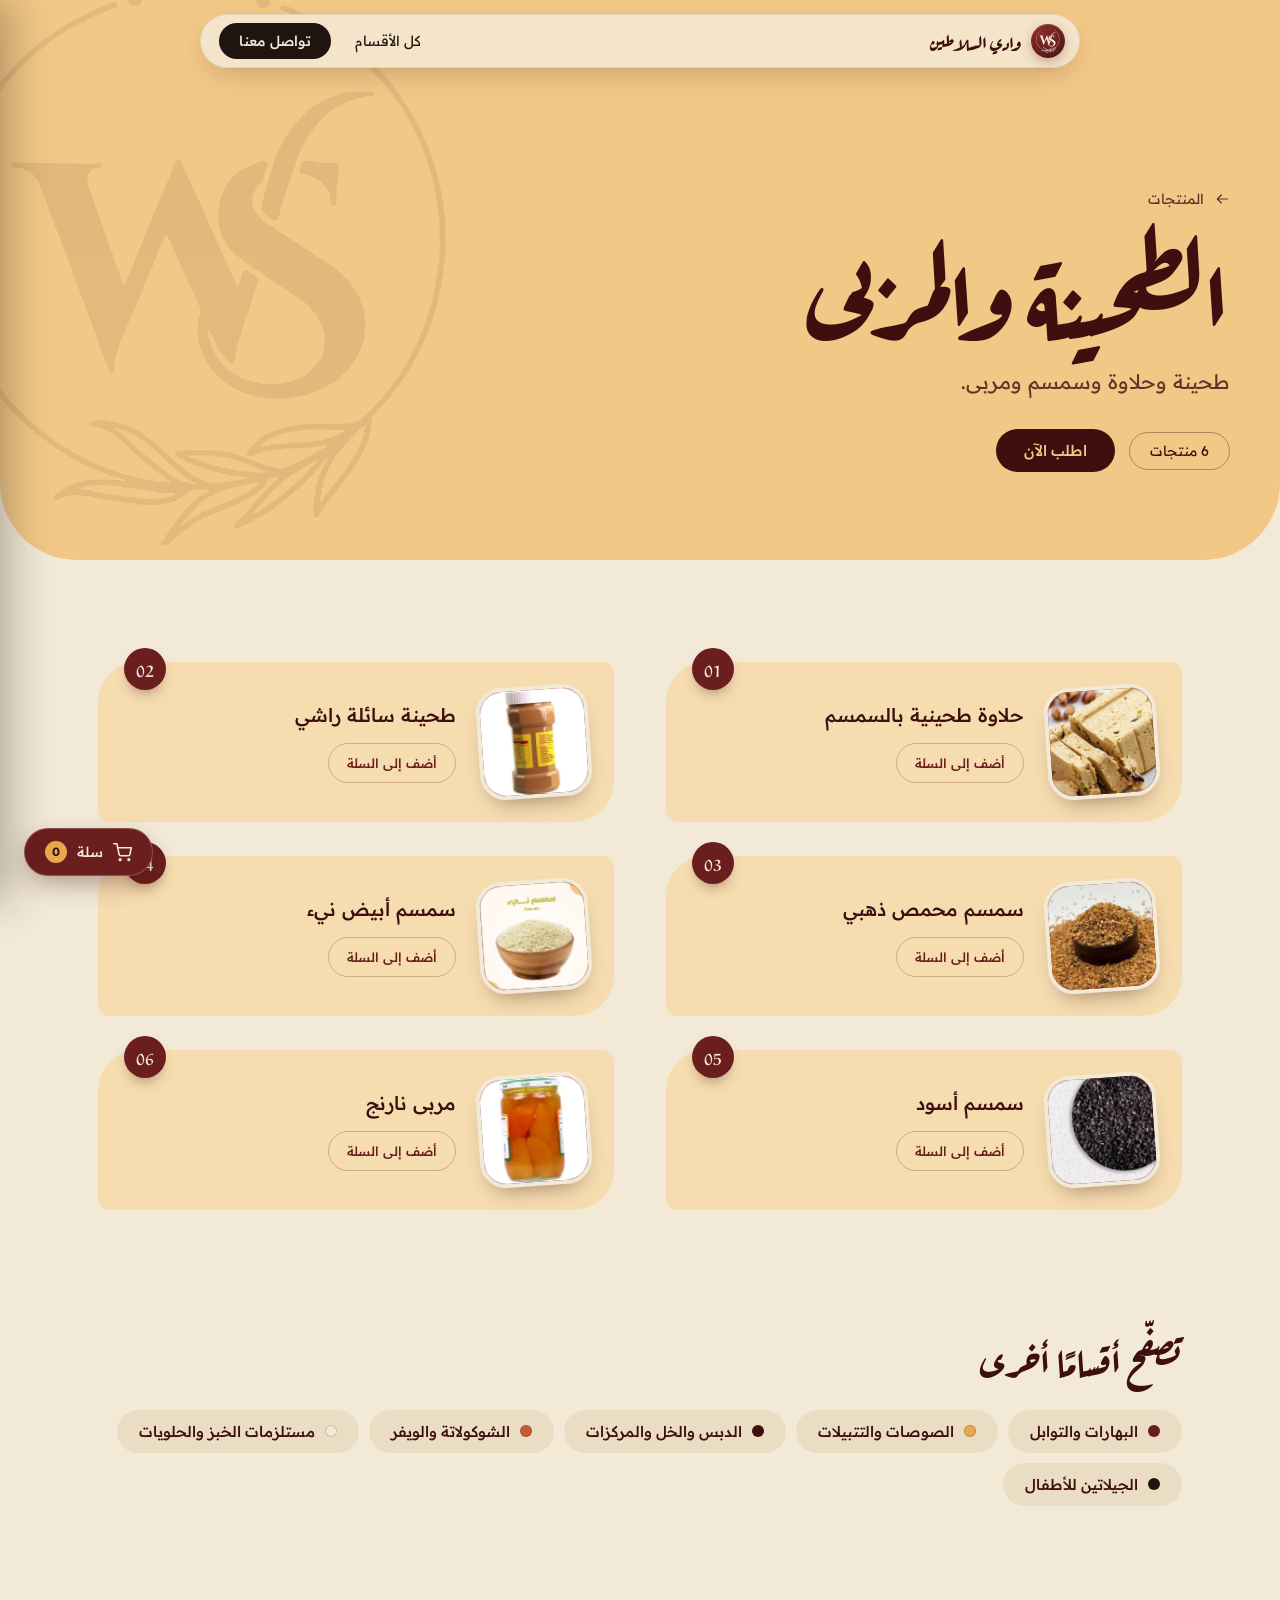
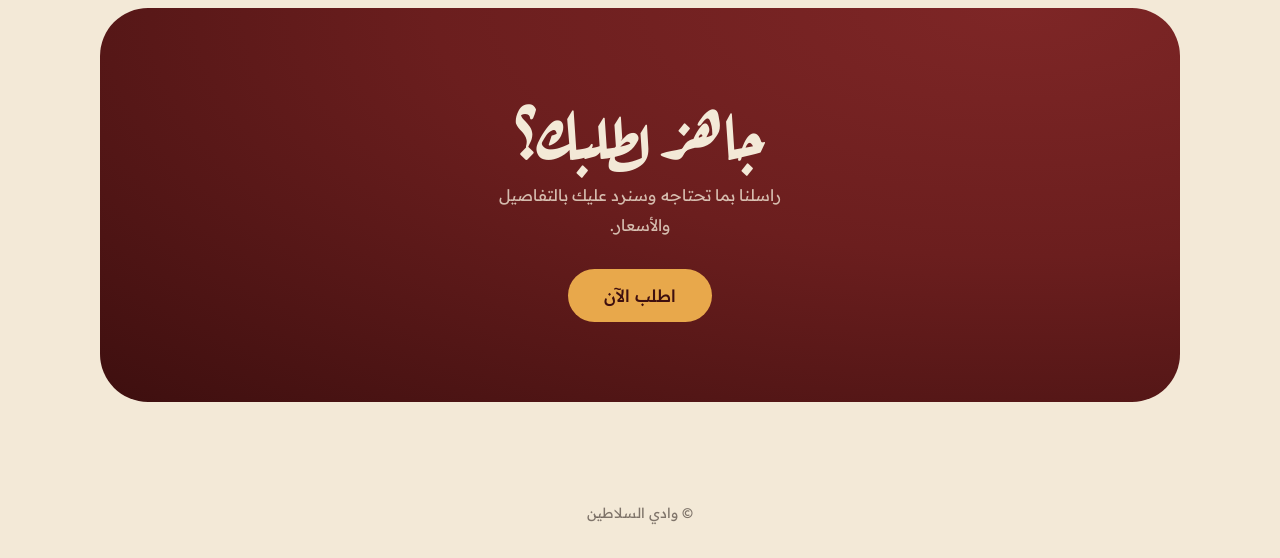
<file: tahini.html>
<!DOCTYPE html>
<html lang="ar" dir="rtl">
<head>
<meta charset="UTF-8">
<meta name="viewport" content="width=device-width, initial-scale=1">
<title>الطحينة والمربى | وادي السلاطين</title>
<meta name="referrer" content="strict-origin-when-cross-origin">
<meta http-equiv="X-Content-Type-Options" content="nosniff">
<link rel="preconnect" href="https://fonts.googleapis.com">
<link rel="preconnect" href="https://fonts.gstatic.com" crossorigin>
<link rel="dns-prefetch" href="https://fonts.googleapis.com">
<link href="https://fonts.googleapis.com/css2?family=Aref+Ruqaa:wght@700&family=Readex+Pro:wght@400;500&display=swap" rel="stylesheet">
<link rel="stylesheet" href="/cart.css">
<link rel="icon" type="image/svg+xml" href="/favicon.svg">
<style>
  :root{--cream:#F3E9D7;--ink:#1F1410;--wine:#6B1E1E;--deep:#3E0F0F;--gold:#E8A84B;--clay:#C85A3A;--ease:cubic-bezier(.25,.8,.25,1)}
  *{margin:0;padding:0;box-sizing:border-box}
  html{scroll-behavior:smooth}
  body{font-family:'Readex Pro','Tajawal',sans-serif;background:var(--cream);color:var(--ink)}
  a:focus-visible{outline:2px solid var(--clay);outline-offset:3px}
  nav{position:fixed;top:14px;left:0;right:0;margin:0 auto;width:min(880px,calc(100% - 28px));z-index:50;display:flex;justify-content:space-between;align-items:center;gap:12px;padding:8px 14px 8px 18px;border-radius:100px;background:rgba(243,233,215,.88);-webkit-backdrop-filter:blur(20px) saturate(140%);backdrop-filter:blur(20px) saturate(140%);border:1px solid rgba(31,20,16,.08);box-shadow:0 10px 30px -10px rgba(62,15,15,.28)}
  .logo{font-family:'Aref Ruqaa',serif;font-size:20px;font-weight:700;color:var(--deep);display:flex;align-items:center;gap:10px;text-decoration:none;white-space:nowrap}
  .logo-mark{width:34px;height:34px;flex:none;padding:4px;border-radius:50%;color:var(--cream);background:radial-gradient(circle at 30% 25%,#8A2A2A,var(--wine) 55%,var(--deep));box-shadow:inset 0 1px 2px rgba(255,255,255,.18),0 4px 12px rgba(107,30,30,.3)}
  .nav-r{display:flex;align-items:center;gap:8px}
  .nav-back{padding:8px 16px;border-radius:100px;color:var(--ink);text-decoration:none;font-size:14px;white-space:nowrap;transition:background .3s,color .3s}
  .nav-back:hover{background:rgba(107,30,30,.07);color:var(--wine)}
  .nav-cta{padding:9px 20px;border-radius:100px;background:var(--ink);color:var(--cream);font-size:14px;font-weight:500;text-decoration:none;white-space:nowrap;transition:transform .3s var(--ease),background .3s}
  .nav-cta:hover{transform:scale(1.05);background:var(--wine)}
  @media (max-width:560px){.nav-back{padding:8px 10px;font-size:13px}}

  .ph{position:relative;overflow:hidden;isolation:isolate;background:var(--bg);color:var(--fg);border-radius:0 0 clamp(36px,6vw,80px) clamp(36px,6vw,80px);padding:clamp(130px,16vw,190px) clamp(18px,4vw,48px) clamp(48px,7vw,88px)}
  .ph-inner{max-width:1180px;margin:0 auto;position:relative}
  .crumb{display:inline-flex;align-items:center;gap:10px;font-size:14px;color:inherit;opacity:.8;text-decoration:none}
  .crumb:hover{opacity:1}
  .crumb svg{width:16px;height:16px;transform:scaleX(-1)}
  .ph h1{margin-top:20px;font-family:'Aref Ruqaa',serif;font-weight:700;font-size:clamp(46px,8.4vw,112px);line-height:1.08}
  .ph p{margin-top:16px;max-width:34ch;font-size:clamp(16px,2vw,20px);line-height:1.9;opacity:.8}
  .ph-row{display:flex;flex-wrap:wrap;align-items:center;gap:14px;margin-top:28px}
  .ph-count{padding:9px 20px;border-radius:100px;font-size:14px;border:1px solid color-mix(in srgb,currentColor 35%,transparent)}
  .ph-btn{padding:12px 28px;border-radius:100px;background:var(--fg);color:var(--bg);font-weight:500;font-size:15px;text-decoration:none;transition:transform .3s var(--ease)}
  .ph-btn:hover{transform:translateY(-3px)}
  .ph-mark{position:absolute;z-index:-1;width:clamp(300px,46vw,560px);aspect-ratio:1;left:-6%;top:50%;transform:translateY(-50%);opacity:.08}

  main{max-width:1180px;margin:0 auto;padding:clamp(48px,7vw,88px) clamp(18px,4vw,48px) 0}
  .pg+.pg{margin-top:clamp(40px,6vw,72px)}
  .pg-title{display:flex;align-items:center;gap:12px;font-family:'Aref Ruqaa',serif;font-weight:700;font-size:clamp(28px,3.4vw,40px);color:var(--deep);margin-bottom:8px}
  .pg-title::before{content:"";width:28px;height:2px;border-radius:2px;background:var(--clay)}
  /* Product card styles loaded from cart.css */

  .more{max-width:1180px;margin:clamp(56px,8vw,104px) auto 0;padding:0 clamp(18px,4vw,48px)}
  .more h2{font-family:'Aref Ruqaa',serif;font-size:clamp(28px,3.4vw,40px);color:var(--deep);margin-bottom:20px}
  .more-list{display:flex;flex-wrap:wrap;gap:10px}
  .more-list a{display:inline-flex;align-items:center;gap:10px;padding:12px 22px;border-radius:100px;background:#EBDDC3;color:var(--deep);text-decoration:none;font-size:15px;font-weight:500;transition:transform .3s var(--ease),background .3s}
  .more-list a:hover{transform:translateY(-3px);background:#E3D1B0}
  .more-list i{width:12px;height:12px;border-radius:50%;background:var(--bg);border:1px solid rgba(31,20,16,.2)}

  .end{padding:clamp(56px,8vw,104px) clamp(14px,4vw,48px)}
  .end-card{max-width:1080px;margin:0 auto;text-align:center;padding:clamp(40px,7vw,80px) 24px;border-radius:clamp(28px,4vw,48px);color:var(--cream);background:radial-gradient(120% 140% at 85% 0%,#7E2626 0%,var(--wine) 45%,var(--deep) 100%)}
  .end-card h2{font-family:'Aref Ruqaa',serif;font-weight:700;font-size:clamp(36px,6vw,68px);line-height:1.15}
  .end-card p{margin:14px auto 0;max-width:34ch;line-height:1.9;color:rgba(243,233,215,.78)}
  .end-card a{display:inline-block;margin-top:28px;padding:16px 36px;border-radius:100px;background:var(--gold);color:var(--deep);font-weight:500;font-size:17px;text-decoration:none;transition:transform .3s var(--ease),background .3s}
  .end-card a:hover{transform:translateY(-3px);background:#F0B65E}
  footer{text-align:center;padding:0 20px 36px;font-size:14px;color:rgba(31,20,16,.55)}
  @media (prefers-reduced-motion:reduce){*{transition-duration:.01ms !important}html{scroll-behavior:auto}}
</style>
</head>
<body>
<svg width="0" height="0" style="position:absolute" aria-hidden="true"><symbol id="ws-mark" viewBox="14 26 974 974"><path fill="currentColor" d="M 688 334 L 684 341 L 684 345 L 682 349 L 684 353 L 686 354 L 690 354 L 697 357 L 701 357 L 703 359 L 708 360 L 721 369 L 725 374 L 728 376 L 735 388 L 738 408 L 740 410 L 745 409 L 747 406 L 747 388 L 748 371 L 750 362 L 751 350 L 751 338 L 748 335 L 719 335 L 704 332 L 692 332 Z M 184 337 L 183 341 L 187 344 L 202 345 L 214 351 L 222 358 L 230 370 L 237 390 L 242 400 L 243 406 L 255 438 L 257 440 L 257 444 L 263 457 L 263 460 L 266 465 L 266 468 L 269 473 L 270 478 L 272 480 L 273 486 L 275 488 L 275 491 L 278 495 L 278 498 L 281 503 L 281 506 L 283 509 L 285 518 L 287 520 L 287 523 L 291 534 L 293 536 L 293 540 L 294 543 L 296 545 L 296 548 L 299 552 L 299 556 L 302 561 L 302 564 L 305 569 L 305 572 L 308 576 L 308 580 L 311 585 L 311 588 L 314 593 L 314 596 L 317 601 L 317 604 L 323 617 L 323 621 L 326 626 L 326 629 L 328 631 L 329 636 L 332 641 L 332 645 L 335 650 L 335 653 L 338 662 L 340 664 L 341 670 L 347 683 L 350 693 L 350 697 L 355 702 L 359 701 L 360 698 L 360 687 L 363 672 L 365 668 L 365 664 L 368 658 L 369 652 L 372 644 L 374 642 L 374 639 L 380 627 L 381 622 L 383 620 L 384 615 L 386 613 L 389 603 L 395 592 L 396 587 L 398 585 L 404 571 L 405 566 L 407 564 L 407 561 L 410 557 L 413 550 L 413 547 L 419 535 L 420 530 L 422 528 L 423 523 L 425 521 L 428 514 L 428 511 L 434 499 L 434 496 L 437 492 L 437 489 L 449 462 L 452 461 L 454 463 L 455 467 L 457 469 L 457 471 L 463 481 L 463 484 L 467 493 L 469 495 L 469 498 L 472 502 L 475 509 L 475 512 L 478 516 L 481 525 L 484 529 L 487 538 L 494 553 L 499 561 L 502 570 L 505 574 L 505 577 L 511 589 L 511 597 L 508 604 L 506 619 L 506 636 L 508 651 L 509 654 L 511 656 L 512 662 L 514 665 L 514 668 L 517 671 L 517 674 L 520 678 L 520 680 L 532 697 L 547 712 L 559 721 L 565 724 L 568 727 L 574 730 L 576 730 L 580 733 L 583 733 L 587 736 L 591 736 L 597 739 L 602 739 L 606 741 L 633 745 L 662 745 L 670 744 L 674 742 L 681 742 L 698 738 L 700 736 L 705 736 L 709 733 L 713 733 L 717 730 L 720 730 L 723 727 L 726 727 L 729 724 L 731 724 L 749 712 L 769 693 L 783 673 L 790 658 L 794 646 L 796 637 L 796 628 L 798 622 L 796 597 L 793 584 L 790 579 L 786 567 L 781 560 L 781 558 L 778 555 L 777 552 L 774 549 L 772 545 L 769 543 L 768 540 L 748 521 L 736 512 L 724 505 L 721 502 L 713 498 L 704 491 L 687 481 L 681 476 L 664 466 L 658 461 L 650 457 L 631 443 L 628 442 L 618 434 L 607 422 L 602 414 L 601 409 L 601 397 L 602 391 L 608 378 L 615 371 L 619 365 L 620 361 L 622 359 L 622 355 L 627 340 L 626 333 L 624 332 L 619 332 L 609 335 L 604 338 L 600 338 L 596 341 L 587 344 L 584 347 L 582 347 L 574 353 L 562 365 L 554 377 L 547 392 L 545 399 L 542 419 L 542 439 L 544 451 L 550 467 L 562 485 L 576 499 L 579 500 L 585 506 L 591 509 L 598 515 L 617 527 L 624 533 L 630 536 L 642 545 L 644 545 L 651 551 L 653 551 L 662 557 L 669 563 L 671 563 L 678 569 L 688 575 L 694 580 L 705 591 L 712 600 L 723 620 L 723 624 L 725 627 L 726 631 L 726 657 L 723 669 L 719 677 L 701 698 L 692 705 L 674 714 L 671 714 L 668 716 L 664 717 L 658 717 L 649 720 L 618 720 L 609 717 L 602 717 L 599 716 L 597 714 L 593 714 L 588 711 L 585 711 L 573 705 L 566 699 L 564 699 L 556 693 L 545 681 L 533 663 L 533 660 L 530 656 L 529 650 L 524 638 L 524 631 L 523 630 L 526 624 L 529 633 L 532 637 L 532 640 L 536 646 L 541 658 L 544 661 L 544 663 L 549 670 L 560 682 L 563 684 L 568 684 L 571 675 L 572 663 L 574 659 L 575 650 L 577 647 L 578 640 L 580 637 L 584 620 L 586 617 L 587 610 L 589 608 L 590 602 L 592 599 L 598 581 L 599 574 L 601 572 L 601 568 L 604 562 L 605 556 L 607 554 L 610 544 L 610 537 L 606 532 L 602 529 L 600 529 L 592 523 L 586 523 L 583 526 L 582 533 L 580 536 L 580 540 L 578 546 L 575 550 L 573 548 L 566 530 L 563 526 L 556 509 L 554 507 L 550 496 L 548 494 L 547 489 L 545 487 L 545 484 L 539 471 L 536 467 L 536 464 L 530 453 L 530 450 L 527 446 L 518 423 L 515 419 L 515 416 L 512 412 L 509 403 L 505 394 L 503 392 L 500 383 L 494 373 L 494 370 L 491 366 L 490 361 L 488 359 L 481 343 L 479 336 L 475 330 L 471 329 L 467 333 L 466 337 L 464 339 L 463 344 L 461 346 L 460 349 L 460 352 L 457 357 L 457 360 L 454 364 L 451 374 L 449 376 L 448 381 L 446 383 L 445 388 L 434 412 L 433 417 L 431 419 L 430 424 L 428 426 L 427 431 L 424 436 L 421 446 L 419 448 L 418 453 L 416 455 L 415 460 L 412 465 L 409 475 L 404 485 L 400 498 L 398 500 L 395 507 L 395 510 L 379 546 L 375 545 L 375 542 L 372 538 L 371 531 L 368 523 L 366 521 L 365 515 L 363 512 L 362 506 L 360 504 L 359 497 L 356 488 L 354 486 L 350 471 L 348 468 L 347 462 L 342 452 L 341 445 L 336 434 L 336 431 L 331 420 L 331 417 L 327 409 L 326 403 L 322 395 L 321 389 L 318 383 L 318 379 L 315 374 L 314 366 L 315 355 L 322 347 L 326 345 L 331 345 L 338 343 L 338 337 L 333 335 L 324 337 L 187 335 Z M 809 211 L 771 212 L 752 216 L 746 219 L 742 219 L 740 221 L 734 222 L 732 224 L 730 224 L 726 227 L 722 228 L 709 236 L 696 246 L 678 264 L 664 282 L 652 302 L 639 330 L 639 333 L 637 335 L 636 344 L 633 350 L 633 354 L 630 360 L 630 363 L 628 366 L 627 374 L 625 377 L 624 385 L 622 388 L 621 396 L 619 400 L 617 409 L 617 415 L 618 418 L 623 425 L 635 434 L 638 435 L 642 435 L 646 431 L 646 428 L 649 423 L 649 418 L 652 412 L 652 408 L 655 402 L 655 398 L 661 383 L 661 379 L 664 374 L 664 370 L 667 365 L 667 361 L 670 356 L 670 353 L 676 339 L 676 336 L 679 327 L 682 322 L 682 319 L 685 315 L 685 312 L 688 308 L 688 306 L 691 302 L 691 300 L 697 292 L 697 290 L 718 262 L 736 246 L 748 238 L 753 236 L 758 232 L 763 231 L 765 229 L 770 228 L 773 226 L 781 225 L 784 223 L 792 222 L 796 220 L 810 219 L 812 217 L 813 214 Z M 332 66 L 322 72 L 319 72 L 315 75 L 303 81 L 299 82 L 297 84 L 295 84 L 260 105 L 220 135 L 192 161 L 159 198 L 129 241 L 129 243 L 126 246 L 126 248 L 123 251 L 123 253 L 114 267 L 114 269 L 112 271 L 111 275 L 108 279 L 105 288 L 103 290 L 99 302 L 96 306 L 96 309 L 93 314 L 90 323 L 90 326 L 87 332 L 87 336 L 84 341 L 81 351 L 81 355 L 79 359 L 78 367 L 75 374 L 75 381 L 72 390 L 72 398 L 69 407 L 69 419 L 66 434 L 65 457 L 66 479 L 65 484 L 67 511 L 69 516 L 69 527 L 72 539 L 73 553 L 75 556 L 75 562 L 78 568 L 78 574 L 79 578 L 81 581 L 82 590 L 84 593 L 84 597 L 87 602 L 87 606 L 90 611 L 90 615 L 93 620 L 93 623 L 96 627 L 96 631 L 99 635 L 99 638 L 102 642 L 102 645 L 105 649 L 105 652 L 108 656 L 108 659 L 111 662 L 117 676 L 126 690 L 126 692 L 129 695 L 129 697 L 138 709 L 141 715 L 147 722 L 151 729 L 156 734 L 158 738 L 177 761 L 192 777 L 216 799 L 220 801 L 222 804 L 247 822 L 258 831 L 266 835 L 272 840 L 274 840 L 277 843 L 287 849 L 291 850 L 293 852 L 295 852 L 298 855 L 310 861 L 313 861 L 316 864 L 319 864 L 323 867 L 337 873 L 340 873 L 344 876 L 347 876 L 352 879 L 356 879 L 361 882 L 369 883 L 372 885 L 375 885 L 380 887 L 379 890 L 369 887 L 327 886 L 312 887 L 305 890 L 300 890 L 276 900 L 259 911 L 254 917 L 254 919 L 256 921 L 264 921 L 267 918 L 270 918 L 275 915 L 280 915 L 284 913 L 301 913 L 308 915 L 318 915 L 326 918 L 335 918 L 343 921 L 351 921 L 361 924 L 371 924 L 382 927 L 396 927 L 402 929 L 410 930 L 443 930 L 452 927 L 457 927 L 462 924 L 465 924 L 471 921 L 474 918 L 477 918 L 484 912 L 487 911 L 492 906 L 494 906 L 496 904 L 521 903 L 526 905 L 518 911 L 515 911 L 503 920 L 484 939 L 464 964 L 454 980 L 450 984 L 449 987 L 440 999 L 455 999 L 462 992 L 473 984 L 480 977 L 488 972 L 494 966 L 514 954 L 525 950 L 527 948 L 534 945 L 544 942 L 546 940 L 551 939 L 555 936 L 560 935 L 562 933 L 578 927 L 582 924 L 592 920 L 594 918 L 596 918 L 599 915 L 601 915 L 604 912 L 606 912 L 620 900 L 630 885 L 645 881 L 647 884 L 639 890 L 621 909 L 618 911 L 585 949 L 570 964 L 569 969 L 571 971 L 577 971 L 579 969 L 581 969 L 585 966 L 601 959 L 608 954 L 610 954 L 618 948 L 620 948 L 638 936 L 662 918 L 668 912 L 673 909 L 675 906 L 683 900 L 706 877 L 721 860 L 727 851 L 732 849 L 732 851 L 726 860 L 717 880 L 711 901 L 711 908 L 708 917 L 707 949 L 708 951 L 713 952 L 716 950 L 727 932 L 757 892 L 765 883 L 766 880 L 775 869 L 778 863 L 783 857 L 789 847 L 790 843 L 795 835 L 804 812 L 805 804 L 807 800 L 808 784 L 810 776 L 840 743 L 858 719 L 870 701 L 870 699 L 873 696 L 882 681 L 882 679 L 888 670 L 893 658 L 897 652 L 897 649 L 899 647 L 900 642 L 903 638 L 903 635 L 906 631 L 906 628 L 908 626 L 909 620 L 912 615 L 915 606 L 915 603 L 918 597 L 918 593 L 921 587 L 921 582 L 924 575 L 924 570 L 926 566 L 927 557 L 930 548 L 930 540 L 933 530 L 933 520 L 936 505 L 937 482 L 936 431 L 935 421 L 933 414 L 933 404 L 930 393 L 929 382 L 927 378 L 927 372 L 924 364 L 924 360 L 921 353 L 920 345 L 918 342 L 918 338 L 915 333 L 912 321 L 909 316 L 909 313 L 908 310 L 906 308 L 906 305 L 903 298 L 900 294 L 899 289 L 897 287 L 894 278 L 884 259 L 879 252 L 879 250 L 852 209 L 829 181 L 799 150 L 794 147 L 782 135 L 758 116 L 744 106 L 741 105 L 738 102 L 736 102 L 730 97 L 713 87 L 711 87 L 705 84 L 702 81 L 700 81 L 698 79 L 694 78 L 690 75 L 681 72 L 677 69 L 675 69 L 673 67 L 668 66 L 663 63 L 656 61 L 651 63 L 649 65 L 652 70 L 658 73 L 661 73 L 666 76 L 669 76 L 673 79 L 676 79 L 680 82 L 682 82 L 686 85 L 698 91 L 702 92 L 718 102 L 722 103 L 734 112 L 736 112 L 743 118 L 745 118 L 749 122 L 761 130 L 786 151 L 830 197 L 837 207 L 845 216 L 848 222 L 860 238 L 860 240 L 863 243 L 878 269 L 878 271 L 880 273 L 881 277 L 887 287 L 898 313 L 899 318 L 902 323 L 902 327 L 905 332 L 905 336 L 908 341 L 908 345 L 911 351 L 911 355 L 914 362 L 914 368 L 916 371 L 917 375 L 917 381 L 920 388 L 920 397 L 923 406 L 923 418 L 926 430 L 927 480 L 926 504 L 925 512 L 923 518 L 923 530 L 920 539 L 920 548 L 917 556 L 917 563 L 914 570 L 914 575 L 911 582 L 911 587 L 908 592 L 908 596 L 905 601 L 905 605 L 902 610 L 902 614 L 899 618 L 899 622 L 893 634 L 893 637 L 890 641 L 890 644 L 887 648 L 887 650 L 884 654 L 875 674 L 860 699 L 857 702 L 857 704 L 855 705 L 854 708 L 843 722 L 842 725 L 833 735 L 831 739 L 806 767 L 788 783 L 784 785 L 772 788 L 759 789 L 709 789 L 671 792 L 667 794 L 662 794 L 657 795 L 654 797 L 650 797 L 644 800 L 641 800 L 634 803 L 630 806 L 626 807 L 614 815 L 598 830 L 591 840 L 592 845 L 601 846 L 612 840 L 616 840 L 619 838 L 623 837 L 630 837 L 641 834 L 652 834 L 658 832 L 699 831 L 705 829 L 721 828 L 724 826 L 729 825 L 731 828 L 728 830 L 724 831 L 716 837 L 696 848 L 693 848 L 690 851 L 688 851 L 686 853 L 682 854 L 678 857 L 671 860 L 668 860 L 656 866 L 648 867 L 639 866 L 636 864 L 632 864 L 619 860 L 617 858 L 611 857 L 603 854 L 601 852 L 595 851 L 590 848 L 579 845 L 577 843 L 574 842 L 569 842 L 563 839 L 557 839 L 545 836 L 529 835 L 496 835 L 473 836 L 467 839 L 466 842 L 469 846 L 471 846 L 473 848 L 477 849 L 487 855 L 496 858 L 500 861 L 506 862 L 508 864 L 512 864 L 525 870 L 530 870 L 536 873 L 544 874 L 547 876 L 554 876 L 562 879 L 572 879 L 579 881 L 589 881 L 590 885 L 586 885 L 581 887 L 574 887 L 566 890 L 549 891 L 545 893 L 540 892 L 535 893 L 523 891 L 515 887 L 512 887 L 504 882 L 500 881 L 497 878 L 495 878 L 484 870 L 428 819 L 420 813 L 417 812 L 410 806 L 402 801 L 398 800 L 397 798 L 391 795 L 386 794 L 382 791 L 379 791 L 376 789 L 369 788 L 365 786 L 352 785 L 347 783 L 327 783 L 318 786 L 317 791 L 319 793 L 325 795 L 333 795 L 337 796 L 340 798 L 346 799 L 348 801 L 350 801 L 357 805 L 375 820 L 389 834 L 420 861 L 452 885 L 459 889 L 460 893 L 444 890 L 435 890 L 424 887 L 417 887 L 408 884 L 403 884 L 400 882 L 391 881 L 385 878 L 381 878 L 371 875 L 365 872 L 362 872 L 357 869 L 353 869 L 348 866 L 343 865 L 341 863 L 338 863 L 324 857 L 320 854 L 317 854 L 308 848 L 306 848 L 291 839 L 289 839 L 276 830 L 271 828 L 268 825 L 266 825 L 263 822 L 260 821 L 232 800 L 224 792 L 218 788 L 206 777 L 187 756 L 181 751 L 154 717 L 149 708 L 142 699 L 130 679 L 130 677 L 127 674 L 112 644 L 112 641 L 106 629 L 106 626 L 103 621 L 103 618 L 100 613 L 97 604 L 97 600 L 94 595 L 91 585 L 91 580 L 88 574 L 88 568 L 83 551 L 82 539 L 80 535 L 79 528 L 79 516 L 77 509 L 76 500 L 76 437 L 77 427 L 79 419 L 79 405 L 80 400 L 82 397 L 82 390 L 83 385 L 85 382 L 85 376 L 88 364 L 91 357 L 91 352 L 94 346 L 94 342 L 97 337 L 97 333 L 100 328 L 100 325 L 103 320 L 103 317 L 106 312 L 106 309 L 115 288 L 118 284 L 118 282 L 121 278 L 122 274 L 124 272 L 124 270 L 130 261 L 130 259 L 150 227 L 156 220 L 160 213 L 168 204 L 170 200 L 193 174 L 220 148 L 250 124 L 267 112 L 292 97 L 294 97 L 303 91 L 305 91 L 311 88 L 314 85 L 317 85 L 323 82 L 327 79 L 330 79 L 334 76 L 337 76 L 341 73 L 344 73 L 349 70 L 353 70 L 357 67 L 360 67 L 364 65 L 366 62 L 365 57 L 361 56 L 356 57 L 351 60 L 345 61 L 343 63 L 340 63 L 335 66 Z M 297 901 L 299 900 L 304 900 L 313 897 L 344 895 L 355 897 L 368 897 L 380 900 L 389 900 L 402 903 L 413 903 L 420 906 L 432 906 L 438 909 L 450 910 L 464 909 L 468 911 L 464 914 L 455 917 L 450 917 L 447 919 L 417 920 L 403 919 L 398 917 L 384 917 L 371 914 L 360 914 L 352 911 L 338 910 L 334 908 L 327 908 L 323 907 L 320 905 L 310 904 Z M 613 893 L 608 898 L 604 900 L 594 908 L 592 908 L 589 911 L 583 914 L 580 914 L 578 916 L 576 916 L 572 919 L 567 920 L 563 923 L 560 923 L 556 926 L 546 929 L 542 932 L 539 932 L 537 934 L 521 941 L 518 941 L 512 944 L 509 947 L 501 950 L 498 953 L 496 953 L 480 965 L 474 967 L 481 958 L 488 951 L 491 946 L 493 945 L 511 926 L 522 918 L 528 915 L 530 915 L 546 906 L 549 906 L 554 903 L 558 903 L 566 900 L 571 900 L 579 897 L 587 897 L 593 894 L 599 894 L 605 891 Z M 714 854 L 705 864 L 699 869 L 693 877 L 686 884 L 678 890 L 673 896 L 667 900 L 659 908 L 624 934 L 619 936 L 608 944 L 601 945 L 632 910 L 656 888 L 672 876 L 678 873 L 681 870 L 683 870 L 695 861 L 697 861 L 711 852 Z M 491 844 L 532 844 L 539 846 L 546 846 L 553 847 L 558 849 L 563 849 L 569 852 L 573 852 L 578 855 L 584 856 L 586 858 L 589 858 L 602 864 L 605 864 L 609 867 L 615 868 L 617 870 L 622 870 L 625 874 L 607 874 L 597 872 L 582 872 L 576 871 L 572 869 L 564 869 L 555 866 L 549 866 L 545 865 L 542 863 L 537 863 L 531 860 L 526 860 L 521 857 L 517 857 L 512 854 L 509 854 L 504 851 L 501 851 L 499 849 L 493 848 L 491 847 Z M 763 800 L 760 803 L 756 804 L 749 809 L 721 818 L 713 818 L 702 821 L 684 821 L 669 822 L 657 824 L 635 825 L 630 827 L 620 828 L 617 830 L 614 827 L 623 820 L 633 814 L 637 813 L 639 811 L 656 805 L 665 804 L 669 802 L 686 801 L 692 799 Z M 363 796 L 367 796 L 369 798 L 375 799 L 387 804 L 408 816 L 438 840 L 456 858 L 465 865 L 469 870 L 480 879 L 486 882 L 493 888 L 495 888 L 502 892 L 501 895 L 494 893 L 490 893 L 484 890 L 480 890 L 471 886 L 458 878 L 438 863 L 428 854 L 423 851 L 410 839 L 402 833 L 375 807 L 367 801 L 364 800 L 362 798 Z M 798 791 L 798 794 L 795 801 L 795 805 L 788 827 L 786 829 L 785 834 L 770 859 L 765 865 L 764 868 L 760 872 L 758 876 L 754 880 L 753 883 L 741 897 L 726 917 L 723 923 L 718 925 L 718 920 L 721 911 L 721 904 L 724 897 L 724 891 L 727 882 L 729 880 L 730 875 L 734 866 L 736 864 L 736 862 L 739 856 L 748 842 L 760 828 L 763 823 L 766 821 L 786 800 Z M 617 43 L 613 45 L 609 49 L 607 53 L 607 57 L 612 64 L 617 66 L 622 66 L 628 63 L 631 59 L 631 51 L 627 46 L 620 43 Z M 393 40 L 390 42 L 385 48 L 385 54 L 386 57 L 390 61 L 393 62 L 401 62 L 404 61 L 409 54 L 409 48 L 408 46 L 404 42 L 400 40 Z M 541 30 L 535 35 L 534 38 L 534 45 L 537 49 L 542 52 L 550 52 L 557 46 L 557 43 L 558 42 L 557 37 L 554 32 L 550 30 Z M 468 28 L 461 33 L 459 36 L 458 41 L 460 46 L 464 49 L 469 51 L 474 51 L 481 47 L 483 41 L 482 34 L 475 28 Z"/></symbol></svg>
<nav aria-label="التنقل الرئيسي">
  <a href="index.html" class="logo" aria-label="وادي السلاطين"><svg class="logo-mark" viewBox="14 26 974 974" aria-hidden="true"><use href="#ws-mark"/></svg><span>وادي السلاطين</span></a>
  <div class="nav-r"><a href="index.html#showcase" class="nav-back">كل الأقسام</a><a href="index.html#cta" class="nav-cta">تواصل معنا</a></div>
  <button class="burger" id="burger" aria-label="فتح القائمة" aria-expanded="false" aria-controls="drawer">
    <span></span><span></span><span></span>
  </button>
</nav>

<div class="drawer" id="drawer">
  <a href="index.html">الرئيسية</a>
  <a href="index.html#cta">تواصل معنا</a>
  <button type="button" class="drawer-cart-btn" id="ws-drawer-cart-btn">
    <span>سلة</span>
    <span class="badge" id="ws-drawer-cart-count">0</span>
  </button>
</div>

<header class="ph" style="--bg:#F2C887;--fg:#3E0F0F">
  <svg class="ph-mark" viewBox="14 26 974 974" aria-hidden="true"><use href="#ws-mark"/></svg>
  <div class="ph-inner">
    <a class="crumb" href="index.html#showcase"><svg viewBox="0 0 24 24" fill="none" stroke="currentColor" stroke-width="1.8" stroke-linecap="round" stroke-linejoin="round" aria-hidden="true"><path d="M4 12h15M13 6l6 6-6 6"/></svg>المنتجات</a>
    <h1>الطحينة والمربى</h1>
    <p>طحينة وحلاوة وسمسم ومربى.</p>
    <div class="ph-row"><span class="ph-count">6 منتجات</span><a class="ph-btn" href="index.html#cta">اطلب الآن</a></div>
  </div>
</header>

<main>
  <section class="pg">
    <ol class="items">
      <li>
        <span class="i-img">
          <svg class="i-ph" viewBox="14 26 974 974" aria-hidden="true"><use href="#ws-mark"/></svg>
          <img src="/products/حلاوة طحينية بالسمسم.jpg.jpeg" alt="حلاوة طحينية بالسمسم" loading="lazy" width="240" height="300" onerror="this.remove()">
        </span>
        <div class="i-body">
          <span class="i-n">01</span>
          <span class="i-name">حلاوة طحينية بالسمسم</span>
          <button type="button" class="i-go">أضف إلى السلة</button>
        </div>
      </li>
      <li>
        <span class="i-img">
          <svg class="i-ph" viewBox="14 26 974 974" aria-hidden="true"><use href="#ws-mark"/></svg>
          <img src="/products/طحينة سائلة راشي.jpg.jpeg" alt="طحينة سائلة راشي" loading="lazy" width="240" height="300" onerror="this.remove()">
        </span>
        <div class="i-body">
          <span class="i-n">02</span>
          <span class="i-name">طحينة سائلة راشي</span>
          <button type="button" class="i-go">أضف إلى السلة</button>
        </div>
      </li>
      <li>
        <span class="i-img">
          <svg class="i-ph" viewBox="14 26 974 974" aria-hidden="true"><use href="#ws-mark"/></svg>
          <img src="/products/سمسم محمص ذهبي.jpg.jpeg" alt="سمسم محمص ذهبي" loading="lazy" width="240" height="300" onerror="this.remove()">
        </span>
        <div class="i-body">
          <span class="i-n">03</span>
          <span class="i-name">سمسم محمص ذهبي</span>
          <button type="button" class="i-go">أضف إلى السلة</button>
        </div>
      </li>
      <li>
        <span class="i-img">
          <svg class="i-ph" viewBox="14 26 974 974" aria-hidden="true"><use href="#ws-mark"/></svg>
          <img src="/products/سمسم أبيض نيء.jpg.jpeg" alt="سمسم أبيض نيء" loading="lazy" width="240" height="300" onerror="this.remove()">
        </span>
        <div class="i-body">
          <span class="i-n">04</span>
          <span class="i-name">سمسم أبيض نيء</span>
          <button type="button" class="i-go">أضف إلى السلة</button>
        </div>
      </li>
      <li>
        <span class="i-img">
          <svg class="i-ph" viewBox="14 26 974 974" aria-hidden="true"><use href="#ws-mark"/></svg>
          <img src="/products/سمسم أسود.jpg.jpeg" alt="سمسم أسود" loading="lazy" width="240" height="300" onerror="this.remove()">
        </span>
        <div class="i-body">
          <span class="i-n">05</span>
          <span class="i-name">سمسم أسود</span>
          <button type="button" class="i-go">أضف إلى السلة</button>
        </div>
      </li>
      <li>
        <span class="i-img">
          <svg class="i-ph" viewBox="14 26 974 974" aria-hidden="true"><use href="#ws-mark"/></svg>
          <img src="/products/مربى نارنج.jpg.jpeg" alt="مربى نارنج" loading="lazy" width="240" height="300" onerror="this.remove()">
        </span>
        <div class="i-body">
          <span class="i-n">06</span>
          <span class="i-name">مربى نارنج</span>
          <button type="button" class="i-go">أضف إلى السلة</button>
        </div>
      </li>
    </ol>
  </section>
</main>

<div class="more"><h2>تصفّح أقسامًا أخرى</h2><div class="more-list"><a href="spices.html" style="--bg:#6B1E1E"><i></i>البهارات والتوابل</a><a href="sauces.html" style="--bg:#E8A84B"><i></i>الصوصات والتتبيلات</a><a href="molasses.html" style="--bg:#3E0F0F"><i></i>الدبس والخل والمركزات</a><a href="chocolate.html" style="--bg:#C85A3A"><i></i>الشوكولاتة والويفر</a><a href="baking.html" style="--bg:#F3E9D7"><i></i>مستلزمات الخبز والحلويات</a><a href="gelatin.html" style="--bg:#1F1410"><i></i>الجيلاتين للأطفال</a></div></div>

<section class="end"><div class="end-card"><h2>جاهز لطلبك؟</h2><p>راسلنا بما تحتاجه وسنرد عليك بالتفاصيل والأسعار.</p><a href="index.html#cta">اطلب الآن</a></div></section>
<footer>© وادي السلاطين</footer>
<script src="/cart.js"></script>
</body>
</html>
</file>
<file: cart.css>
/* ==========================================================================
   سلة الاستفسار - وادي السلاطين
   Inquiry Cart System
   ========================================================================== */

/* Navbar Cart Button - Disabled in favor of Desktop bottom-left button and Mobile hamburger */
.nav-cart-btn {
  display: none !important;
}

/* Floating Cart Button (Bottom-left button: Desktop only access) */
.floating-cart-btn {
  position: fixed;
  bottom: 24px;
  left: 24px;
  z-index: 55;
  display: inline-flex;
  align-items: center;
  gap: 10px;
  padding: 12px 20px;
  border-radius: 100px;
  background: var(--wine, #6B1E1E);
  color: var(--cream, #F3E9D7);
  border: 1px solid rgba(243,233,215,.25);
  box-shadow: 0 10px 28px -6px rgba(62,15,15,.45);
  font-family: inherit;
  font-size: 14px;
  font-weight: 500;
  cursor: pointer;
  transition: transform .3s cubic-bezier(.25,.8,.25,1), background .3s, box-shadow .3s;
}
.floating-cart-btn:hover {
  transform: translateY(-3px) scale(1.02);
  background: var(--deep, #3E0F0F);
  box-shadow: 0 14px 32px -4px rgba(62,15,15,.55);
}
.floating-cart-btn svg {
  width: 19px;
  height: 19px;
  flex: none;
}
.floating-cart-btn .floating-badge {
  display: inline-flex;
  align-items: center;
  justify-content: center;
  min-width: 22px;
  height: 22px;
  padding: 0 7px;
  border-radius: 11px;
  background: var(--gold, #E8A84B);
  color: var(--deep, #3E0F0F);
  font-size: 12px;
  font-weight: 700;
  line-height: 1;
}

/* Mobile Hamburger Menu and Drawer */
.burger {
  display: none;
  width: 40px;
  height: 40px;
  border: 0;
  border-radius: 50%;
  background: transparent;
  cursor: pointer;
  position: relative;
  flex: none;
  padding: 0;
  -webkit-tap-highlight-color: transparent;
}
.burger span {
  position: absolute;
  right: 11px;
  left: 11px;
  height: 1.5px;
  background: var(--ink, #1F1410);
  pointer-events: none;
  transition: transform .35s cubic-bezier(.25,.8,.25,1), top .35s cubic-bezier(.25,.8,.25,1), opacity .2s;
}
.burger span:nth-child(1) { top: 14px; }
.burger span:nth-child(2) { top: 20px; }
.burger span:nth-child(3) { top: 26px; }
.burger[aria-expanded="true"] span:nth-child(1) { top: 20px; transform: rotate(45deg); }
.burger[aria-expanded="true"] span:nth-child(2) { opacity: 0; }
.burger[aria-expanded="true"] span:nth-child(3) { top: 20px; transform: rotate(-45deg); }

.drawer {
  position: fixed;
  top: 0;
  left: 14px;
  right: 14px;
  z-index: 40;
  padding: 86px 20px 24px;
  border-radius: 0 0 32px 32px;
  background: rgba(243,233,215,.96);
  -webkit-backdrop-filter: blur(20px);
  backdrop-filter: blur(20px);
  border: 1px solid rgba(31,20,16,.08);
  border-top: 0;
  display: none;
  flex-direction: column;
  gap: 6px;
  transform: translateY(-110%);
  opacity: 0;
  visibility: hidden;
  pointer-events: none;
  transition: transform .4s cubic-bezier(.25,.8,.25,1), opacity .3s ease, visibility .4s ease;
  box-shadow: 0 16px 40px -10px rgba(31,20,16,.25);
}
.drawer.open {
  transform: translateY(0);
  opacity: 1;
  visibility: visible;
  pointer-events: auto;
}
.drawer a, .drawer button.drawer-cart-btn {
  padding: 13px 18px;
  border-radius: 16px;
  color: var(--ink, #1F1410);
  text-decoration: none;
  font-size: 16.5px;
  font-family: inherit;
  font-weight: 500;
  display: flex;
  align-items: center;
  justify-content: space-between;
  background: transparent;
  border: 0;
  width: 100%;
  cursor: pointer;
  text-align: right;
  transition: background .25s, color .25s;
  -webkit-tap-highlight-color: transparent;
}
.drawer a:hover, .drawer a:active,
.drawer button.drawer-cart-btn:hover, .drawer button.drawer-cart-btn:active {
  background: rgba(107,30,30,.09);
  color: var(--wine, #6B1E1E);
}
.drawer button.drawer-cart-btn .badge {
  background: var(--gold, #E8A84B);
  color: var(--deep, #3E0F0F);
  font-size: 12px;
  font-weight: 700;
  padding: 2px 10px;
  border-radius: 100px;
}
.drawer a.drawer-cta {
  margin-top: 6px;
  padding: 13px 20px;
  border-radius: 100px;
  background: var(--wine, #6B1E1E);
  color: var(--cream, #F3E9D7) !important;
  font-weight: 500;
  text-align: center;
  justify-content: center;
  box-shadow: 0 6px 18px -4px rgba(107,30,30,.35);
  transition: background .3s cubic-bezier(.25,.8,.25,1), transform .3s cubic-bezier(.25,.8,.25,1);
}
.drawer a.drawer-cta:hover, .drawer a.drawer-cta:active {
  background: var(--deep, #3E0F0F);
  color: var(--cream, #F3E9D7) !important;
  transform: scale(1.02);
}

/* Mobile rules: hide bottom-left button and navbar actions, show burger and drawer */
@media (max-width: 900px) {
  .floating-cart-btn {
    display: none !important;
  }
  .nav-r {
    display: none !important;
  }
  .burger {
    display: inline-flex !important;
    align-items: center;
    justify-content: center;
  }
  .drawer {
    display: flex !important;
  }
  /* Ensure company logo and name remain fully visible in navbar on mobile */
  nav .logo {
    display: inline-flex !important;
    align-items: center !important;
    gap: 8px !important;
    white-space: nowrap !important;
  }
  nav .logo span {
    display: inline-block !important;
    font-size: clamp(17px, 4.4vw, 20px) !important;
    color: var(--deep, #3E0F0F) !important;
  }
  nav .logo .logo-mark {
    display: inline-block !important;
    flex: none !important;
  }
}

/* Add to Cart button on product items */
.items li button.i-go {
  appearance: none;
  -webkit-appearance: none;
  font-family: inherit;
  cursor: pointer;
  background: transparent;
  padding: 7px 18px;
  border-radius: 100px;
  border: 1px solid rgba(107,30,30,.28);
  color: var(--wine, #6B1E1E);
  font-size: 13px;
  font-weight: 500;
  text-decoration: none;
  white-space: nowrap;
  display: inline-flex;
  align-items: center;
  gap: 6px;
  transition: background .25s, color .25s, border-color .25s, transform .2s cubic-bezier(.25,.8,.25,1);
}
.items li button.i-go:hover {
  background: var(--wine, #6B1E1E);
  color: var(--cream, #F3E9D7);
  border-color: var(--wine, #6B1E1E);
  transform: translateY(-1px);
}
.items li button.i-go.is-added {
  background: var(--wine, #6B1E1E);
  color: var(--cream, #F3E9D7);
  border-color: var(--wine, #6B1E1E);
  box-shadow: 0 2px 8px rgba(107,30,30,.25);
}
.items li button.i-go.is-added:hover {
  background: #8A2A2A;
  border-color: #8A2A2A;
}

/* ==========================================================================
   Cart Overlay & Drawer
   ========================================================================== */
.cart-backdrop {
  position: fixed;
  inset: 0;
  background: rgba(31,20,16,.58);
  -webkit-backdrop-filter: blur(5px);
  backdrop-filter: blur(5px);
  opacity: 0;
  visibility: hidden;
  transition: opacity .32s ease, visibility .32s ease;
  z-index: 998;
}
.cart-backdrop.open {
  opacity: 1;
  visibility: visible;
}

.cart-drawer {
  position: fixed;
  top: 0;
  bottom: 0;
  left: 0;
  width: min(440px, 100%);
  max-width: 100%;
  background: var(--cream, #F3E9D7);
  color: var(--ink, #1F1410);
  box-shadow: 10px 0 40px rgba(31,20,16,.3);
  transform: translateX(-100%);
  transition: transform .35s cubic-bezier(.25,.8,.25,1);
  z-index: 999;
  display: flex;
  flex-direction: column;
}
.cart-drawer.open {
  transform: translateX(0);
}

/* Cart Header */
.cart-drawer-header {
  padding: 22px 24px 18px;
  border-bottom: 1px solid rgba(31,20,16,.1);
  display: flex;
  align-items: center;
  justify-content: space-between;
  gap: 16px;
  background: rgba(243,233,215,.96);
}
.cart-drawer-title-group h3 {
  font-family: 'Aref Ruqaa', serif;
  font-size: 24px;
  font-weight: 700;
  color: var(--deep, #3E0F0F);
  display: flex;
  align-items: center;
  gap: 10px;
  margin: 0;
}
.cart-drawer-title-group h3 span.badge {
  font-family: inherit;
  font-size: 13px;
  font-weight: 500;
  background: rgba(107,30,30,.1);
  color: var(--wine, #6B1E1E);
  padding: 2px 10px;
  border-radius: 100px;
}
.cart-drawer-title-group p {
  margin: 4px 0 0;
  font-size: 13px;
  color: rgba(31,20,16,.7);
}
.cart-close-btn {
  width: 36px;
  height: 36px;
  border-radius: 50%;
  border: 1px solid rgba(31,20,16,.12);
  background: transparent;
  color: var(--ink, #1F1410);
  display: inline-flex;
  align-items: center;
  justify-content: center;
  cursor: pointer;
  transition: background .2s, transform .2s;
  flex: none;
}
.cart-close-btn:hover {
  background: rgba(107,30,30,.1);
  color: var(--wine, #6B1E1E);
  transform: scale(1.08);
}
.cart-close-btn svg {
  width: 18px;
  height: 18px;
}

/* Cart Items Body */
.cart-drawer-body {
  flex: 1;
  overflow-y: auto;
  padding: 20px 24px;
  -webkit-overflow-scrolling: touch;
}

/* Empty State */
.cart-empty-state {
  height: 100%;
  min-height: 280px;
  display: flex;
  flex-direction: column;
  align-items: center;
  justify-content: center;
  text-align: center;
  padding: 30px 16px;
}
.cart-empty-icon {
  width: 64px;
  height: 64px;
  border-radius: 50%;
  background: rgba(107,30,30,.08);
  color: var(--wine, #6B1E1E);
  display: flex;
  align-items: center;
  justify-content: center;
  margin-bottom: 16px;
}
.cart-empty-icon svg {
  width: 32px;
  height: 32px;
}
.cart-empty-state h4 {
  font-family: 'Aref Ruqaa', serif;
  font-size: 22px;
  color: var(--deep, #3E0F0F);
  margin-bottom: 8px;
}
.cart-empty-state p {
  font-size: 14px;
  line-height: 1.8;
  color: rgba(31,20,16,.68);
  max-width: 28ch;
  margin: 0;
}

/* Item List */
.cart-items-list {
  list-style: none;
  margin: 0;
  padding: 0;
  display: flex;
  flex-direction: column;
  gap: 10px;
}
.cart-item-row {
  display: flex;
  align-items: center;
  justify-content: space-between;
  gap: 12px;
  padding: 12px 16px;
  border-radius: 14px;
  background: #EFE3CE;
  border: 1px solid rgba(31,20,16,.08);
  transition: transform .2s, background .2s;
}
.cart-item-row:hover {
  background: #E8D9C0;
}
.cart-item-info {
  display: flex;
  align-items: center;
  gap: 12px;
  flex: 1;
  min-width: 0;
}
.cart-item-num {
  font-family: 'Aref Ruqaa', serif;
  font-weight: 700;
  font-size: 17px;
  color: var(--clay, #C85A3A);
  flex: none;
  min-width: 22px;
}
.cart-item-title {
  font-size: 15px;
  font-weight: 500;
  color: var(--deep, #3E0F0F);
  word-break: break-word;
}
.cart-item-remove-btn {
  background: transparent;
  border: 0;
  padding: 6px;
  border-radius: 8px;
  color: rgba(31,20,16,.45);
  cursor: pointer;
  display: inline-flex;
  align-items: center;
  justify-content: center;
  transition: color .2s, background .2s, transform .2s;
  flex: none;
}
.cart-item-remove-btn:hover {
  color: var(--wine, #6B1E1E);
  background: rgba(107,30,30,.12);
  transform: scale(1.1);
}
.cart-item-remove-btn svg {
  width: 17px;
  height: 17px;
}

/* Cart Footer */
.cart-drawer-footer {
  padding: 18px 24px 24px;
  border-top: 1px solid rgba(31,20,16,.1);
  background: rgba(243,233,215,.98);
  display: flex;
  flex-direction: column;
  gap: 12px;
}
.cart-footer-meta {
  display: flex;
  align-items: center;
  justify-content: space-between;
  font-size: 13.5px;
  color: rgba(31,20,16,.75);
}
.cart-clear-btn {
  background: transparent;
  border: 0;
  color: var(--wine, #6B1E1E);
  font-family: inherit;
  font-size: 13px;
  font-weight: 500;
  cursor: pointer;
  padding: 4px 8px;
  border-radius: 6px;
  transition: background .2s, color .2s;
}
.cart-clear-btn:hover {
  background: rgba(107,30,30,.09);
  text-decoration: underline;
}

/* WhatsApp Inquiry Button */
.cart-wa-submit-btn {
  display: flex;
  align-items: center;
  justify-content: center;
  gap: 10px;
  width: 100%;
  padding: 14px 20px;
  border-radius: 100px;
  background: #1B5E20;
  color: #FFFFFF;
  border: 0;
  font-family: inherit;
  font-size: 15px;
  font-weight: 500;
  cursor: pointer;
  box-shadow: 0 8px 20px -4px rgba(27,94,32,.35);
  transition: background .25s, transform .25s cubic-bezier(.25,.8,.25,1), box-shadow .25s;
}
.cart-wa-submit-btn:hover {
  background: #154a19;
  transform: translateY(-2px);
  box-shadow: 0 10px 24px -2px rgba(27,94,32,.45);
}
.cart-wa-submit-btn svg {
  width: 20px;
  height: 20px;
  flex: none;
}
.cart-wa-submit-btn:disabled {
  opacity: .5;
  cursor: not-allowed;
  transform: none;
  box-shadow: none;
}

/* Toast Feedback */
.cart-toast {
  position: fixed;
  top: 24px;
  left: 50%;
  transform: translateX(-50%) translateY(-100px);
  background: var(--deep, #3E0F0F);
  color: var(--cream, #F3E9D7);
  padding: 12px 22px;
  border-radius: 100px;
  box-shadow: 0 12px 30px rgba(31,20,16,.3);
  font-size: 14px;
  font-weight: 500;
  display: flex;
  align-items: center;
  gap: 12px;
  z-index: 1000;
  pointer-events: none;
  opacity: 0;
  transition: transform .35s cubic-bezier(.25,.8,.25,1), opacity .35s ease;
}
.cart-toast.show {
  transform: translateX(-50%) translateY(0);
  opacity: 1;
}

/* ==========================================================================
   PRODUCT CARDS SYSTEM (Authentic Wadi Al-Salateen Design)
   ========================================================================== */
.items {
  list-style: none;
  display: grid;
  grid-template-columns: 1fr 1fr;
  gap: 34px clamp(24px, 4vw, 56px);
  padding-block: 14px;
  margin: 0;
  padding-inline: 0;
}

.items li {
  position: relative;
  display: flex;
  align-items: center;
  gap: 22px;
  padding: 24px 24px 24px 20px;
  border-radius: 40px 12px 40px 12px;
  background: #F6DDB0;
  transition: transform .4s cubic-bezier(.25, .8, .25, 1), box-shadow .4s cubic-bezier(.25, .8, .25, 1);
}

.items li:hover {
  transform: translateY(-4px);
  box-shadow: 0 20px 36px -22px rgba(62, 15, 15, .45);
}

.items .i-img {
  position: relative;
  flex: none;
  overflow: hidden;
  background: radial-gradient(circle at 30% 20%, #8A2A2A, var(--wine, #6B1E1E) 55%, var(--deep, #3E0F0F));
  width: 112px;
  aspect-ratio: 1;
  border-radius: 26px;
  border: 4px solid var(--cream, #F3E9D7);
  box-shadow: 0 12px 22px -12px rgba(62, 15, 15, .5);
  transform: rotate(-4deg) translateZ(0);
  transition: transform .5s cubic-bezier(.25, .8, .25, 1);
  backface-visibility: hidden;
  -webkit-backface-visibility: hidden;
}

.items li:hover .i-img {
  transform: rotate(0) translateZ(0);
}

.i-ph {
  position: absolute;
  inset: 25%;
  width: 50%;
  height: 50%;
  color: var(--cream, #F3E9D7);
  opacity: .28;
}

.i-img img {
  position: absolute;
  inset: 0;
  width: 100%;
  height: 100%;
  object-fit: cover;
  image-rendering: -webkit-optimize-contrast;
  image-rendering: crisp-edges;
  backface-visibility: hidden;
  -webkit-backface-visibility: hidden;
  transform: translateZ(0);
  transition: transform .6s cubic-bezier(.25, .8, .25, 1);
}

.items li:hover .i-img img {
  transform: scale(1.07) translateZ(0);
}

.i-body {
  display: flex;
  flex-direction: column;
  align-items: flex-start;
  gap: 6px;
  min-width: 0;
  flex: 1;
}

.items .i-n {
  position: absolute;
  top: -14px;
  inset-inline-end: 26px;
  display: grid;
  place-items: center;
  width: 42px;
  height: 42px;
  border-radius: 50%;
  background: var(--wine, #6B1E1E);
  color: var(--cream, #F3E9D7);
  font-family: 'Aref Ruqaa', serif;
  font-weight: 700;
  font-size: 16px;
  box-shadow: 0 8px 16px -8px rgba(62, 15, 15, .6);
  z-index: 2;
}

.i-name {
  font-family: 'Readex Pro', 'Tajawal', sans-serif;
  font-weight: 500;
  font-size: clamp(16px, 1.8vw, 19px);
  line-height: 1.5;
  color: var(--deep, #3E0F0F);
  margin: 0;
  word-break: break-word;
  overflow-wrap: break-word;
}

.i-go {
  margin-top: 8px;
  padding: 9px 20px;
  min-height: 40px;
  display: inline-flex;
  align-items: center;
  justify-content: center;
  border-radius: 100px;
  border: 1px solid rgba(107, 30, 30, .3);
  background: transparent;
  color: var(--wine, #6B1E1E);
  font: inherit;
  font-size: 13px;
  cursor: pointer;
  touch-action: manipulation;
  -webkit-tap-highlight-color: transparent;
  transition: background .3s, color .3s, border-color .3s;
}

.items li:hover .i-go,
.i-go:hover {
  background: var(--wine, #6B1E1E);
  color: var(--cream, #F3E9D7);
}

.items li .i-go.is-added {
  background: var(--wine, #6B1E1E) !important;
  color: var(--cream, #F3E9D7) !important;
  border-color: var(--wine, #6B1E1E) !important;
  box-shadow: 0 4px 12px -2px rgba(107, 30, 30, .4);
}

@media (max-width: 760px) {
  .items {
    grid-template-columns: 1fr;
    gap: 28px;
  }
  .items li {
    gap: 16px;
    padding: 20px 18px 20px 16px;
    border-radius: 32px 10px 32px 10px;
  }
  .items .i-img {
    width: 92px;
    border-width: 3px;
    border-radius: 22px;
  }
  .items .i-n {
    width: 36px;
    height: 36px;
    font-size: 14px;
    inset-inline-end: 20px;
  }
}
</file>
